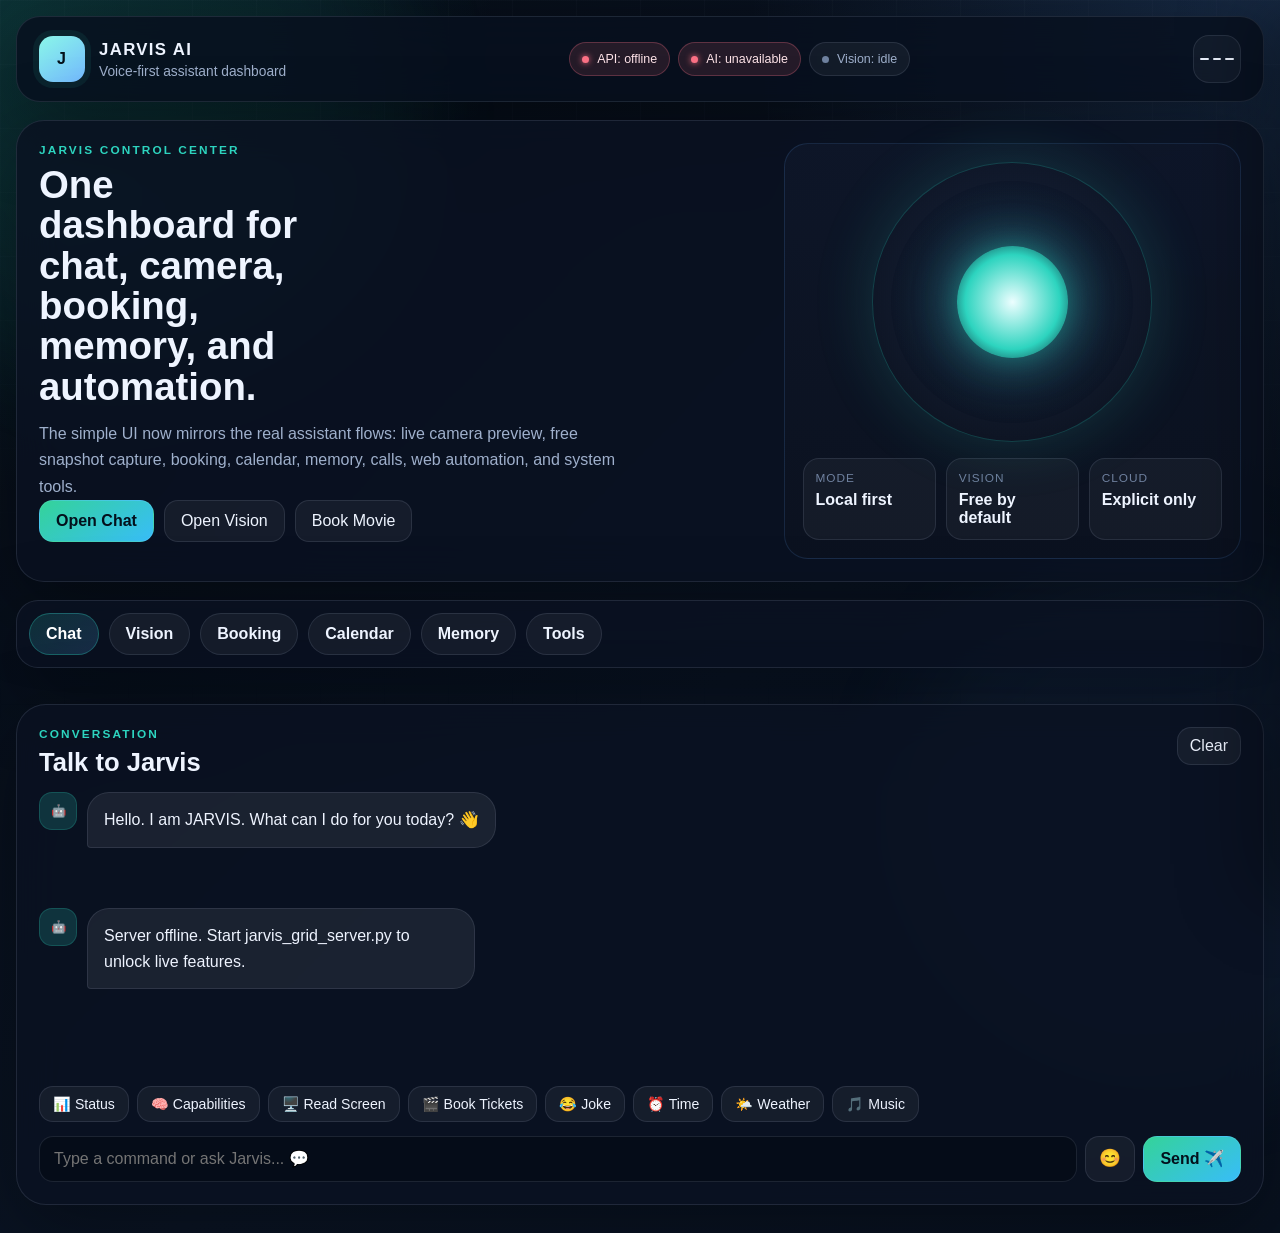
<file: AI_Assistant/ui/index.html>
<!DOCTYPE html>
<html lang="en">
<head>
  <meta charset="UTF-8">
  <meta name="viewport" content="width=device-width, initial-scale=1.0">
  <meta name="theme-color" content="#08111f">
  <title>JARVIS AI</title>
  <link rel="stylesheet" href="styles.css">
</head>
<body>
  <div class="bg-orb orb-a"></div>
  <div class="bg-orb orb-b"></div>
  <div class="bg-grid"></div>

  <div class="app-shell">
    <header class="topbar">
      <div class="brand">
        <div class="brand-mark">J</div>
        <div>
          <div class="brand-title">JARVIS AI</div>
          <div class="brand-subtitle">Voice-first assistant dashboard</div>
        </div>
      </div>
      <div class="status-row">
        <span class="status-chip" id="apiStatus">API: checking...</span>
        <span class="status-chip subtle" id="aiStatus">AI: unknown</span>
        <span class="status-chip subtle" id="visionStatus">Vision: idle</span>
      </div>
      <button class="icon-button" id="hamburger" aria-label="Open menu">
        <span></span><span></span><span></span>
      </button>
    </header>

    <main class="main-grid">
      <section class="hero-card">
        <div class="hero-copy">
          <p class="eyebrow">Jarvis Control Center</p>
          <h1>One dashboard for chat, camera, booking, memory, and automation.</h1>
          <p class="hero-text">
            The simple UI now mirrors the real assistant flows: live camera preview, free snapshot capture,
            booking, calendar, memory, calls, web automation, and system tools.
          </p>
          <div class="hero-actions">
            <button class="primary-button" data-panel-target="chat">Open Chat</button>
            <button class="ghost-button" data-panel-target="vision">Open Vision</button>
            <button class="ghost-button" data-panel-target="booking">Book Movie</button>
          </div>
        </div>
        <div class="hero-panel">
          <div class="pulse-ring">
            <div class="pulse-core"></div>
          </div>
          <div class="hero-metrics">
            <div>
              <span class="metric-label">Mode</span>
              <strong>Local first</strong>
            </div>
            <div>
              <span class="metric-label">Vision</span>
              <strong>Free by default</strong>
            </div>
            <div>
              <span class="metric-label">Cloud</span>
              <strong>Explicit only</strong>
            </div>
          </div>
        </div>
      </section>

      <nav class="module-tabs" id="moduleTabs">
        <button class="module-tab active" data-panel="chat">Chat</button>
        <button class="module-tab" data-panel="vision">Vision</button>
        <button class="module-tab" data-panel="booking">Booking</button>
        <button class="module-tab" data-panel="calendar">Calendar</button>
        <button class="module-tab" data-panel="memory">Memory</button>
        <button class="module-tab" data-panel="tools">Tools</button>
      </nav>

      <div class="workspace">
        <section class="panel active" id="panel-chat">
          <div class="panel-head">
            <div>
              <p class="panel-kicker">Conversation</p>
              <h2>Talk to Jarvis</h2>
            </div>
            <button class="tiny-button" id="clearChatBtn">Clear</button>
          </div>
          <div class="chat-log" id="chatMessages">
            <div class="message ai">
              <div class="avatar">🤖</div>
              <div class="bubble">Hello. I am JARVIS. What can I do for you today? 👋</div>
            </div>
          </div>

          <div class="quick-chips" id="quickChips">
            <button class="chip" data-text="What's my status?">📊 Status</button>
            <button class="chip" data-text="What can you do?">🧠 Capabilities</button>
            <button class="chip" data-text="Read screen">🖥️ Read Screen</button>
            <button class="chip" data-text="Book tickets">🎬 Book Tickets</button>
            <button class="chip" data-text="Tell me a joke">😂 Joke</button>
            <button class="chip" data-text="What time is it?">⏰ Time</button>
            <button class="chip" data-text="How's the weather?">🌤️ Weather</button>
            <button class="chip" data-text="Play some music">🎵 Music</button>
          </div>

          <div class="emoji-bar" id="emojiBar">
            <button class="emoji-btn" data-emoji="👍">👍</button>
            <button class="emoji-btn" data-emoji="😂">😂</button>
            <button class="emoji-btn" data-emoji="🔥">🔥</button>
            <button class="emoji-btn" data-emoji="✨">✨</button>
            <button class="emoji-btn" data-emoji="🤔">🤔</button>
            <button class="emoji-btn" data-emoji="😎">😎</button>
            <button class="emoji-btn" data-emoji="❤️">❤️</button>
            <button class="emoji-btn" data-emoji="🚀">🚀</button>
            <button class="emoji-btn" data-emoji="🎉">🎉</button>
            <button class="emoji-btn" data-emoji="💡">💡</button>
            <button class="emoji-btn" data-emoji="😴">😴</button>
            <button class="emoji-btn" data-emoji="👀">👀</button>
          </div>

          <div class="composer">
            <input id="messageInput" type="text" placeholder="Type a command or ask Jarvis... 💬" autocomplete="off">
            <button id="emojiToggleBtn" class="ghost-button emoji-toggle-btn" title="Emoji keyboard">😊</button>
            <button id="sendButton" class="primary-button">Send ✈️</button>
          </div>
        </section>

        <section class="panel" id="panel-vision">
          <div class="panel-head">
            <div>
              <p class="panel-kicker">Vision</p>
              <h2>Camera and screen analysis</h2>
            </div>
            <span class="panel-hint" id="visionHint">Live preview ready.</span>
          </div>

          <div class="vision-preview">
            <video id="visPreview" autoplay playsinline muted></video>
            <div class="vision-badge" id="visBadge">Camera off</div>
          </div>
          <canvas id="visCanvas" class="hidden"></canvas>

          <div class="vision-actions">
            <button class="primary-button" id="visStartBtn">Live Preview</button>
            <button class="ghost-button" id="visCaptureBtn">Capture</button>
            <button class="ghost-button" id="visAnalyzeBtn">Analyze</button>
            <button class="ghost-button" id="visStopBtn">Stop</button>
            <button class="ghost-button" id="visScreenBtn">Screen</button>
            <button class="ghost-button" id="visQrBtn">Scan QR</button>
            <button class="ghost-button" id="visOcrBtn">Read Text</button>
          </div>
          <div class="panel-output" id="visionOutput">Point the camera, capture a frame, or read the screen.</div>
          <label class="toggle-row">
            <input type="checkbox" id="visionCloudToggle">
            <span>Use cloud analysis only when I press Analyze</span>
          </label>
        </section>

        <section class="panel" id="panel-booking">
          <div class="panel-head">
            <div>
              <p class="panel-kicker">Booking</p>
              <h2>Movie ticket flow</h2>
            </div>
            <span class="panel-hint">Free catalog + checkout handoff</span>
          </div>

          <div class="stack">
            <label class="field">
              <span>City</span>
              <input id="bookCity" type="text" value="Chennai" placeholder="City">
            </label>
            <label class="field">
              <span>Search movie</span>
              <input id="bookQuery" type="text" placeholder="Try Leo, Jawan, Kalki...">
            </label>
          </div>

          <div class="stack">
            <label class="field">
              <span>Movie</span>
              <select id="bookMovie">
                <option value="">Loading movies...</option>
              </select>
            </label>
            <label class="field">
              <span>Theater</span>
              <select id="bookTheater">
                <option value="">Select a movie first</option>
              </select>
            </label>
          </div>

          <div class="showtime-row" id="bookShows"></div>

          <div class="stack">
            <label class="field compact">
              <span>Seats</span>
              <input id="bookSeats" type="number" min="1" max="10" value="1">
            </label>
            <button class="primary-button" id="bookCheckoutBtn">Open Checkout</button>
            <button class="ghost-button" id="bookRefreshBtn">Refresh Catalog</button>
          </div>
          <div class="panel-output" id="bookingOutput">Tap a showtime to prepare the checkout summary.</div>
        </section>

        <section class="panel" id="panel-calendar">
          <div class="panel-head">
            <div>
              <p class="panel-kicker">Calendar</p>
              <h2>Plan the day</h2>
            </div>
            <span class="panel-hint">Google Calendar via OAuth</span>
          </div>
          <div class="button-row">
            <button class="ghost-button" data-calendar="today">Today</button>
            <button class="ghost-button" data-calendar="week">This Week</button>
            <button class="ghost-button" data-calendar="next">Next Event</button>
            <button class="ghost-button" data-calendar="free">Free Slots</button>
          </div>
          <div class="stack">
            <label class="field">
              <span>Event title</span>
              <input id="calSummary" type="text" placeholder="Team sync">
            </label>
            <label class="field">
              <span>When</span>
              <input id="calWhen" type="text" placeholder="Tomorrow 3pm">
            </label>
            <label class="field compact">
              <span>Minutes</span>
              <input id="calDuration" type="number" min="15" max="240" value="60">
            </label>
          </div>
          <div class="button-row">
            <button class="primary-button" id="calAddBtn">Add Event</button>
          </div>
          <div class="panel-output" id="calendarOutput">Calendar is waiting.</div>
        </section>

        <section class="panel" id="panel-memory">
          <div class="panel-head">
            <div>
              <p class="panel-kicker">Memory</p>
              <h2>Profile and preferences</h2>
            </div>
            <span class="panel-hint">Saved locally in `.jarvis_memory.json`</span>
          </div>
          <div class="stack">
            <label class="field">
              <span>Name</span>
              <input id="memName" type="text" placeholder="Your name">
            </label>
            <label class="field">
              <span>City</span>
              <input id="memCity" type="text" placeholder="Your city">
            </label>
          </div>
          <div class="button-row">
            <button class="primary-button" id="memSaveProfileBtn">Save Profile</button>
          </div>
          <div class="stack">
            <label class="field">
              <span>Place label</span>
              <input id="memPlaceLabel" type="text" placeholder="home, office, gym">
            </label>
            <label class="field">
              <span>Place name</span>
              <input id="memPlaceName" type="text" placeholder="Marina Beach">
            </label>
          </div>
          <div class="button-row">
            <button class="primary-button" id="memSavePlaceBtn">Save Place</button>
            <button class="ghost-button" id="memReloadBtn">Reload Memory</button>
          </div>
          <div class="panel-output" id="memoryOutput">No profile loaded yet.</div>
        </section>

        <section class="panel" id="panel-tools">
          <div class="panel-head">
            <div>
              <p class="panel-kicker">Tools</p>
              <h2>Web, messages, home, system</h2>
            </div>
            <span class="panel-hint">One-tap utilities</span>
          </div>

          <div class="tool-grid">
            <div class="tool-card">
              <h3>Web automation</h3>
              <input id="webCommand" type="text" placeholder="search iPhone 15 on amazon under 60000">
              <div class="button-row">
                <button class="primary-button" id="webRunBtn">Run</button>
                <button class="ghost-button" id="webConfirmBtn">Confirm</button>
                <button class="ghost-button" id="webCancelBtn">Cancel</button>
              </div>
              <div class="tool-note" id="webOutput">Search, fill, or type commands.</div>
            </div>

            <div class="tool-card">
              <h3>Messages</h3>
              <input id="msgContact" type="text" placeholder="Rahul">
              <input id="msgText" type="text" placeholder="I am on my way">
              <div class="button-row">
                <button class="primary-button" id="msgDraftBtn">Draft</button>
                <button class="ghost-button" id="msgConfirmBtn">Send</button>
                <button class="ghost-button" id="msgCancelBtn">Cancel</button>
              </div>
              <div class="tool-note" id="msgOutput">Draft a reply, then confirm.</div>
            </div>

            <div class="tool-card">
              <h3>Smart home</h3>
              <input id="homeCommand" type="text" placeholder="turn on bedroom light">
              <div class="button-row">
                <button class="primary-button" id="homeRunBtn">Run</button>
                <button class="ghost-button" data-scene="movie">Movie</button>
                <button class="ghost-button" data-scene="sleep">Sleep</button>
              </div>
              <div class="tool-note" id="homeOutput">Lights, scenes, and devices.</div>
            </div>

            <div class="tool-card">
              <h3>System</h3>
              <div class="button-row">
                <button class="ghost-button" data-system="all">All</button>
                <button class="ghost-button" data-system="cpu">CPU</button>
                <button class="ghost-button" data-system="ram">RAM</button>
                <button class="ghost-button" data-system="wifi">WiFi</button>
              </div>
              <div class="tool-note" id="sysOutput">System status will appear here.</div>
            </div>
          </div>
        </section>
      </div>
    </main>
  </div>

  <aside class="drawer" id="sidebar" aria-hidden="true">
    <div class="drawer-head">
      <h3>Quick jump</h3>
      <button class="icon-button small" id="drawerClose" aria-label="Close menu">✕</button>
    </div>
    <div class="drawer-list">
      <button data-panel-target="chat">Chat</button>
      <button data-panel-target="vision">Vision</button>
      <button data-panel-target="booking">Booking</button>
      <button data-panel-target="calendar">Calendar</button>
      <button data-panel-target="memory">Memory</button>
      <button data-panel-target="tools">Tools</button>
    </div>
  </aside>

  <div class="drawer-backdrop" id="drawerBackdrop"></div>
  <script src="script.js"></script>
</body>
</html>
</file>
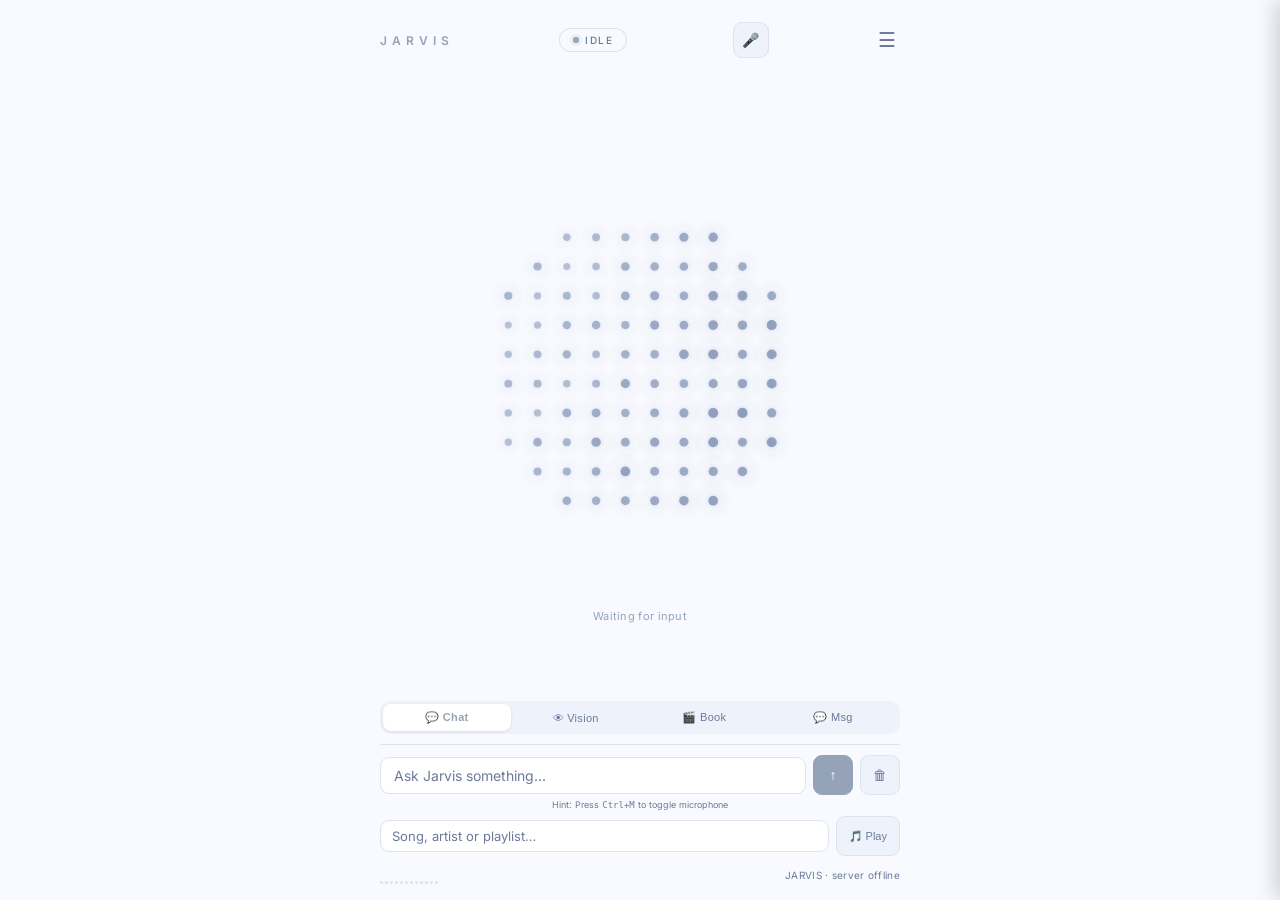
<file: ai_staging/AI_Assistant/neural_grid_ui/index.html>
<!DOCTYPE html>
<html lang="en">
<head>
  <meta charset="UTF-8" />
  <meta name="viewport" content="width=device-width, initial-scale=1.0, maximum-scale=1.0, user-scalable=no" />
  <title>JARVIS — Neural Grid</title>
  <link rel="preconnect" href="https://fonts.googleapis.com" />
  <link href="https://fonts.googleapis.com/css2?family=Inter:wght@300;400;500;600&display=swap" rel="stylesheet" />
  <style>
    *, *::before, *::after { box-sizing:border-box; margin:0; padding:0; }
    :root {
      --bg:#F8FAFF; --bg2:#EEF2FA; --border:#DDE3F0; --text:#1A2540; --sub:#6B7A99;
      --c-idle:#94A3B8; --c-listen:#0284C7; --c-think:#7C3AED; --c-speak:#059669; --c-error:#DC2626;
      --card:#fff; --drawer:#fff;
    }
    body.dark {
      --bg:#0D1117; --bg2:#161B22; --border:#30363D; --text:#E6EDF3; --sub:#8B949E;
      --card:#161B22; --drawer:#1C2128;
    }
    html,body { width:100%; height:100%; font-family:'Inter',system-ui,sans-serif; background:var(--bg); color:var(--text); -webkit-font-smoothing:antialiased; transition:background .3s,color .3s; }
    #app { display:flex; flex-direction:column; align-items:center; height:100vh; padding:22px 20px 16px; }

    /* Offline banner */
    #offline-banner { display:none; width:100%; max-width:520px; background:#FEF2F2; border:1px solid #FECACA; border-radius:9px; padding:7px 14px; font-size:11px; color:#DC2626; font-weight:500; margin-bottom:8px; text-align:center; }
    #offline-banner.show { display:block; }

    /* App entry animation */
    #app { animation: app-enter 0.6s ease-out; }
    @keyframes app-enter { from { opacity: 0; transform: translateY(10px); } to { opacity: 1; transform: none; } }

    /* Header */
    header { width:100%; max-width:520px; display:flex; align-items:center; justify-content:space-between; margin-bottom:4px; }
    .logo  { font-size:12px; font-weight:600; letter-spacing:5px; text-transform:uppercase; color:var(--accent,#0284C7); transition:color .6s; }
    .pill  { display:flex; align-items:center; gap:6px; font-size:10px; font-weight:500; letter-spacing:1.5px; text-transform:uppercase; padding:5px 13px; border-radius:20px; border:1px solid var(--border); background:var(--card); color:var(--sub); transition:all .5s; }
    .dot   { width:6px; height:6px; border-radius:50%; background:var(--c-idle); transition:background .5s,box-shadow .5s; }

    /* Canvas */
    #wrap  { flex:1; display:flex; flex-direction:column; align-items:center; justify-content:center; width:100%; max-width:520px; gap:10px; }
    #cv    { display:block; }
    #sub-lbl { font-size:11px; font-weight:400; color:var(--sub); letter-spacing:.3px; min-height:16px; transition:color .5s; }

    /* Panel */
    #panel { width:100%; max-width:520px; display:flex; flex-direction:column; gap:10px; }
    .tabs  { display:flex; background:var(--bg2); border-radius:10px; padding:3px; gap:1px; }
    .tab   { flex:1; font-size:11px; font-weight:500; letter-spacing:.3px; border:none; border-radius:8px; padding:7px 4px; background:none; color:var(--sub); cursor:pointer; transition:all .2s; }
    .tab:hover  { color:var(--text); background:rgba(128,128,128,.08); }
    .tab.active { background:var(--card); color:var(--accent,#0284C7); font-weight:600; box-shadow:0 1px 3px rgba(0,0,0,.10); }
    hr { border:none; border-top:1px solid var(--border); }

    /* Chat — increased height for usability */
    #log { display:flex; flex-direction:column; gap:4px; max-height:160px; overflow-y:auto; scrollbar-width:thin; scrollbar-color:var(--border) transparent; }
    #log::-webkit-scrollbar { width:4px; }
    #log::-webkit-scrollbar-thumb { background:var(--border); border-radius:4px; }
    .msg { font-size:12px; padding:5px 11px; border-radius:8px; max-width:88%; animation:up .25s ease; line-height:1.5; }
    @keyframes up { from{opacity:0;transform:translateY(4px)}to{opacity:1;transform:none} }
    .msg.u { align-self:flex-end; background:var(--bg2); color:var(--text); font-weight:500; }
    .msg.j { align-self:flex-start; background:var(--card); color:var(--sub); border:1px solid var(--border); }
    .msg.j.loading { font-style:italic; }

    /* Input */
    .row { display:flex; gap:7px; align-items:center; }
    input[type="text"], input[type="number"], select { background:var(--card); border:1px solid var(--border); border-radius:9px; padding:9px 13px; font:14px 'Inter',sans-serif; color:var(--text); outline:none; transition:border-color .2s,box-shadow .2s; }
    input::placeholder { color:var(--sub); }
    input:focus, select:focus { border-color:var(--accent,#0284C7); box-shadow:0 0 0 3px color-mix(in srgb,var(--accent,#0284C7) 12%,transparent); }
    #inp { flex:1; }
    .ib { width:40px; height:40px; border-radius:9px; border:1px solid var(--border); background:var(--bg2); color:var(--sub); font-size:14px; cursor:pointer; display:flex; align-items:center; justify-content:center; transition:all .2s; flex-shrink:0; }
    .ib:hover { border-color:var(--accent,#0284C7); color:var(--accent,#0284C7); }
    #sb { background:var(--accent,#0284C7); color:#fff; border-color:var(--accent,#0284C7); position:relative; }
    #sb:hover { opacity:.88; }
    #sb.loading { color: transparent; pointer-events: none; }
    #sb.loading::after { content: ''; position: absolute; width: 14px; height: 14px; border: 2px solid rgba(255,255,255,.3); border-top-color: #fff; border-radius: 50%; animation: sb-spin .6s linear infinite; }
    @keyframes sb-spin { to { transform: rotate(360deg); } }
    #mb { position:relative; }
    #mb::before { content:''; position:absolute; inset:-4px; border-radius:50%; border:2px solid var(--c-listen); opacity:0; transform:scale(.8); transition:all .3s; }
    #mb:not(.rec):hover::before { opacity:.4; transform:scale(1); animation:mb-pulse-idle 2s ease-out infinite; }
    @keyframes mb-pulse-idle { 0%{transform:scale(.8);opacity:.5} 100%{transform:scale(1.3);opacity:0} }
    #mb.rec { border-color:var(--c-listen); color:var(--c-listen); animation:mb-pulse 1s ease-in-out infinite; }
    @keyframes mb-pulse { 50%{box-shadow:0 0 0 5px color-mix(in srgb,var(--c-listen) 18%,transparent)} }

    /* Hamburger */
    #menu-btn { background:none; border:none; cursor:pointer; padding:4px; color:var(--sub); font-size:20px; line-height:1; }
    #menu-btn:hover { color:var(--text); }
    #menu-overlay { display:none; position:fixed; inset:0; background:rgba(0,0,0,.3); z-index:10; }
    #menu-overlay.open { display:block; }
    #menu-drawer { position:fixed; top:0; right:0; height:100%; width:210px; background:var(--drawer); box-shadow:-4px 0 20px rgba(0,0,0,.18); z-index:11; padding:20px 16px; display:flex; flex-direction:column; gap:4px; transform:translateX(100%); transition:transform .22s ease; }
    #menu-drawer.open { transform:none; }
    .menu-title { font-size:10px; font-weight:600; letter-spacing:2px; text-transform:uppercase; color:var(--sub); margin-bottom:6px; }
    .menu-item { font-size:13px; font-weight:500; padding:9px 12px; border-radius:8px; border:none; background:none; color:var(--text); cursor:pointer; text-align:left; width:100%; transition:background .15s; }
    .menu-item:hover { background:var(--bg2); }
    .menu-sep { border:none; border-top:1px solid var(--border); margin:4px 0; }

    /* Footer */
    .frow { display:flex; align-items:center; justify-content:space-between; }
    #abars { display:flex; align-items:flex-end; gap:2px; height:18px; }
    .ab { width:3px; border-radius:2px; background:var(--border); min-height:3px; transition:height .09s,background .5s; }
    #ftxt { font-size:10px; color:var(--sub); letter-spacing:.3px; }
  </style>
</head>
<body>
<div id="app">
  <!-- Offline / server status banner -->
  <div id="offline-banner">⚠ JARVIS server offline — start jarvis_grid_server.py to enable AI features</div>

  <header>
    <div class="logo" id="logo">Jarvis</div>
    <div class="pill" id="pill"><div class="dot" id="pill-dot"></div><span id="pill-txt">Idle</span></div>
    <button class="ib" id="mb" title="Interrupt & Listen" style="width:36px;height:36px;font-size:14px">&#127908;</button>
    <button id="menu-btn" title="Menu">&#9776;</button>
  </header>

  <div id="menu-overlay"></div>
  <div id="menu-drawer">
    <div class="menu-title">JARVIS</div>
    <button class="menu-item" id="m-chat">&#128172; Chat</button>
    <button class="menu-item" id="m-vision">&#128065; Vision</button>
    <button class="menu-item" id="m-booking">&#127916; Book Tickets</button>
    <button class="menu-item" id="m-messages">&#128172; Messages</button>
    <hr class="menu-sep" />
    <button class="menu-item" id="m-system">&#128187; System</button>
    <button class="menu-item" id="m-voice">&#128273; Voice ID</button>
    <button class="menu-item" id="m-games">&#127918; Games</button>
    <button class="menu-item" id="m-calendar">&#128197; Calendar</button>
    <button class="menu-item" id="m-memory">&#129504; Memory</button>
    <button class="menu-item" id="m-smarthome">&#127968; Smart Home</button>
    <button class="menu-item" id="m-desktop">&#128187; Desktop</button>
    <hr class="menu-sep" />
    <button class="menu-item" id="m-wake">&#127908; Wake Word: OFF</button>
    <button class="menu-item" id="m-dark">&#127773; Dark Mode</button>
    <button class="menu-item" id="m-clr2">&#128465; Clear Memory</button>
    <button class="menu-item" id="menu-clear-chat">&#128465; Clear History</button>
    <hr class="menu-sep" />
    <button class="menu-item" id="m-tts-stop">&#9209; Stop Speaking</button>
    <hr class="menu-sep" />
    <button class="menu-item" id="m-lang">&#127760; Language: English</button>
  </div>

  <div id="wrap">
    <canvas id="cv"></canvas>
    <div id="sub-lbl">Waiting for input</div>
  </div>

  <div id="panel">
    <div class="tabs" id="vtabs">
      <button class="tab active" data-v="chat">&#128172; Chat</button>
      <button class="tab" data-v="vision">&#128065; Vision</button>
      <button class="tab" data-v="booking">&#127916; Book</button>
      <button class="tab" data-v="messages">&#128172; Msg</button>
    </div>
    <hr />

    <div id="v-chat">
      <div id="log"></div>
      <div class="row">
        <input id="inp" type="text" placeholder="Ask Jarvis something…" autocomplete="off" />
        <button class="ib" id="sb" title="Send">&#8593;</button>
        <button class="ib" id="clr" title="Clear History">&#128465;</button>
      </div>
      <div style="font-size:9px; color:var(--sub); text-align:center; margin-top:4px;">Hint: Press <kbd>Ctrl+M</kbd> to toggle microphone</div>
      <div class="row" style="margin-top:6px">
        <input id="music-input" type="text" placeholder="Song, artist or playlist…" style="flex:1;background:var(--card);border:1px solid var(--border);border-radius:9px;padding:7px 11px;font:13px Inter,sans-serif;color:var(--text);outline:none" />
        <button class="ib" style="width:auto;padding:0 12px;font-size:11px" id="music-btn">&#127925; Play</button>
      </div>
    </div>

    <div id="v-system" style="display:none">
      <div id="sys-out" style="font-size:11px;color:var(--sub);min-height:52px;line-height:1.8">Loading…</div>
      <div class="row" style="margin-top:6px">
        <button class="ib" style="width:auto;padding:0 12px;font-size:11px" id="sys-refresh">&#8635; Refresh</button>
        <button class="ib" style="width:auto;padding:0 12px;font-size:11px" id="sys-wake">Wake Word: OFF</button>
      </div>
    </div>

    <div id="v-voice" style="display:none">
      <div id="vid-out" style="font-size:11px;color:var(--sub);min-height:36px;line-height:1.8">No profiles enrolled.</div>
      <div class="row" style="margin-top:6px">
        <input id="enroll-name" type="text" placeholder="Your name…" style="flex:1;background:#fff;border:1px solid var(--border);border-radius:9px;padding:7px 11px;font:13px Inter,sans-serif;color:var(--text);outline:none" />
        <button class="ib" style="width:auto;padding:0 12px;font-size:11px" id="enroll-btn">+ Enroll</button>
        <button class="ib" style="width:auto;padding:0 12px;font-size:11px" id="vid-btn">&#128269; Identify</button>
      </div>
    </div>


    <!-- GAMES -->
    <div id="v-games" style="display:none">
      <div id="game-out" style="font-size:12px;color:var(--sub);min-height:40px;line-height:1.8;padding:4px 0"></div>
      <div class="row" style="margin-top:6px;flex-wrap:wrap;gap:5px">
        <button class="ib" style="width:auto;padding:0 10px;font-size:11px" data-game="riddle">&#129300; Riddle</button>
        <button class="ib" style="width:auto;padding:0 10px;font-size:11px" data-game="joke">&#128514; Joke</button>
        <button class="ib" style="width:auto;padding:0 10px;font-size:11px" data-game="number">&#127922; Guess</button>
        <button class="ib" style="width:auto;padding:0 10px;font-size:11px" data-game="math">&#129518; Math</button>
        <button class="ib" style="width:auto;padding:0 10px;font-size:11px" data-game="quote">&#128161; Quote</button>
      </div>
      <div class="row" style="margin-top:6px">
        <input id="game-inp" type="text" placeholder="Your answer..." style="flex:1;background:#fff;border:1px solid var(--border);border-radius:9px;padding:7px 11px;font:13px Inter,sans-serif;color:var(--text);outline:none" />
        <button class="ib" style="width:auto;padding:0 12px;font-size:11px" id="game-ans-btn">Submit</button>
      </div>
    </div>

    <!-- BOOKING -->
    <div id="v-booking" style="display:none">
      <div id="book-out" style="font-size:11px;color:var(--sub);min-height:36px;line-height:1.8">Select a movie to begin.</div>

      <!-- Step 1: Movie + city -->
      <div id="book-step1">
        <div class="row" style="margin-bottom:6px;gap:6px">
          <select id="book-movie" style="flex:1;background:#fff;border:1px solid var(--border);border-radius:9px;padding:7px 11px;font:13px Inter,sans-serif;color:var(--text);outline:none">
            <option value="">Loading movies...</option>
          </select>
          <input id="book-city" type="text" placeholder="City" value="Chennai" style="width:90px;background:#fff;border:1px solid var(--border);border-radius:9px;padding:7px 9px;font:12px Inter,sans-serif;color:var(--text);outline:none" />
          <button class="ib" style="width:auto;padding:0 10px;font-size:11px" id="book-city-btn">&#8635;</button>
        </div>
      </div>

      <!-- Step 2: Theater -->
      <div id="book-step2" style="display:none;margin-bottom:6px">
        <select id="book-theater" style="width:100%;background:#fff;border:1px solid var(--border);border-radius:9px;padding:7px 11px;font:13px Inter,sans-serif;color:var(--text);outline:none">
          <option value="">Loading theaters...</option>
        </select>
      </div>

      <!-- Step 3: Showtimes -->
      <div id="book-step3" style="display:none;margin-bottom:6px">
        <div id="book-shows" style="display:flex;flex-wrap:wrap;gap:5px"></div>
      </div>

      <!-- Step 4: Seat count + confirm banner -->
      <div id="book-step4" style="display:none">
        <div class="row" style="gap:6px;margin-bottom:6px">
          <span style="font-size:11px;color:var(--text);flex:1" id="book-confirm-msg"></span>
          <input id="book-seats" type="number" min="1" max="10" value="1" style="width:52px;background:#fff;border:1px solid var(--border);border-radius:9px;padding:7px 9px;font:13px Inter,sans-serif;color:var(--text);outline:none" />
          <span style="font-size:11px;color:var(--sub)">seats</span>
        </div>
        <!-- Confirmation banner -->
        <div id="book-confirm-bar" style="background:#FFF9C4;border:1px solid #F0C040;border-radius:9px;padding:8px 12px;font-size:11px">
          <span id="book-confirm-detail"></span>
          <div class="row" style="margin-top:6px;gap:6px">
            <button class="ib" style="width:auto;padding:0 14px;font-size:11px;background:#0284C7;color:#fff;border-color:#0284C7" id="book-checkout-btn">&#127915; Open BookMyShow</button>
            <button class="ib" style="width:auto;padding:0 10px;font-size:11px" id="book-back-btn">&#8592; Back</button>
          </div>
        </div>
      </div>

    </div>

    <!-- CALENDAR -->
    <div id="v-calendar" style="display:none">
      <div id="cal-out" style="font-size:11px;color:var(--sub);min-height:52px;line-height:1.8">Loading...</div>
      <div class="row" style="margin-top:6px;flex-wrap:wrap;gap:5px">
        <button class="ib" style="width:auto;padding:0 10px;font-size:11px" data-cal="today">Today</button>
        <button class="ib" style="width:auto;padding:0 10px;font-size:11px" data-cal="week">This Week</button>
        <button class="ib" style="width:auto;padding:0 10px;font-size:11px" data-cal="next">Next Event</button>
        <button class="ib" style="width:auto;padding:0 10px;font-size:11px" data-cal="free">Free Slots</button>
      </div>
      <div class="row" style="margin-top:6px">
        <input id="cal-summary" type="text" placeholder="Event title..." style="flex:1;background:#fff;border:1px solid var(--border);border-radius:9px;padding:7px 11px;font:13px Inter,sans-serif;color:var(--text);outline:none" />
        <input id="cal-when" type="text" placeholder="When? (e.g. tomorrow 3pm)" style="flex:1;background:#fff;border:1px solid var(--border);border-radius:9px;padding:7px 11px;font:13px Inter,sans-serif;color:var(--text);outline:none" />
        <button class="ib" style="width:auto;padding:0 10px;font-size:11px" id="cal-add-btn">+ Add</button>
      </div>
      <div id="cal-confirm-bar" style="display:none;background:#FFF9C4;border:1px solid #F0C040;border-radius:9px;padding:8px 12px;font-size:11px;margin-top:6px">
        <span id="cal-confirm-msg"></span>
        <div class="row" style="margin-top:4px;gap:6px">
          <button class="ib" style="width:auto;padding:0 12px;font-size:11px;background:#059669;color:#fff;border-color:#059669" id="cal-yes-btn">&#10003; Add Event</button>
          <button class="ib" style="width:auto;padding:0 12px;font-size:11px" id="cal-no-btn">&#10005; Cancel</button>
        </div>
      </div>
    </div>

    <!-- MEMORY -->
    <div id="v-memory" style="display:none">
      <div id="mem-out" style="font-size:11px;color:var(--sub);min-height:36px;line-height:1.8">Loading profile...</div>

      <!-- Profile row -->
      <div class="row" style="margin-top:6px;gap:6px">
        <input id="mem-name" type="text" placeholder="Your name..." style="flex:1;background:#fff;border:1px solid var(--border);border-radius:9px;padding:7px 11px;font:13px Inter,sans-serif;color:var(--text);outline:none" />
        <input id="mem-city" type="text" placeholder="Home city..." style="flex:1;background:#fff;border:1px solid var(--border);border-radius:9px;padding:7px 11px;font:13px Inter,sans-serif;color:var(--text);outline:none" />
        <button class="ib" style="width:auto;padding:0 10px;font-size:11px;background:var(--accent,#0284C7);color:#fff;border-color:var(--accent)" id="mem-save-btn">Save</button>
      </div>

      <!-- Booking preferences -->
      <div class="row" style="margin-top:6px;gap:6px">
        <input id="mem-theater" type="text" placeholder="Favourite theater..." style="flex:1;background:#fff;border:1px solid var(--border);border-radius:9px;padding:7px 11px;font:13px Inter,sans-serif;color:var(--text);outline:none" />
        <input id="mem-seats" type="number" min="1" max="10" placeholder="Seats" style="width:60px;background:#fff;border:1px solid var(--border);border-radius:9px;padding:7px 9px;font:13px Inter,sans-serif;color:var(--text);outline:none" />
        <button class="ib" style="width:auto;padding:0 10px;font-size:11px" id="mem-booking-btn">&#127916; Save</button>
      </div>

      <!-- Vision preferences -->
      <div class="row" style="margin-top:6px;gap:6px;flex-wrap:wrap">
        <span style="font-size:11px;color:var(--sub);align-self:center">Camera:</span>
        <button class="ib mem-toggle" id="mem-cam-rear" data-pref="camera_mode" data-val="rear" style="width:auto;padding:0 10px;font-size:11px">&#128247; Rear</button>
        <button class="ib mem-toggle" id="mem-cam-front" data-pref="camera_mode" data-val="front" style="width:auto;padding:0 10px;font-size:11px">&#129333; Front</button>
        <span style="font-size:11px;color:var(--sub);align-self:center;margin-left:6px">Vision:</span>
        <button class="ib mem-toggle" id="mem-cloud-off" data-pref="cloud_vision" data-val="off" style="width:auto;padding:0 10px;font-size:11px">&#128274; Local only</button>
        <button class="ib mem-toggle" id="mem-cloud-on" data-pref="cloud_vision" data-val="on" style="width:auto;padding:0 10px;font-size:11px">&#9729; Cloud on</button>
      </div>

      <!-- Saved places -->
      <div class="row" style="margin-top:6px;gap:6px">
        <input id="mem-place-label" type="text" placeholder="Label (home/office...)" style="flex:1;background:#fff;border:1px solid var(--border);border-radius:9px;padding:7px 11px;font:13px Inter,sans-serif;color:var(--text);outline:none" />
        <input id="mem-place-name" type="text" placeholder="Place name..." style="flex:1;background:#fff;border:1px solid var(--border);border-radius:9px;padding:7px 11px;font:13px Inter,sans-serif;color:var(--text);outline:none" />
        <button class="ib" style="width:auto;padding:0 10px;font-size:11px" id="mem-place-btn">&#128205; Save</button>
      </div>
      <div id="mem-places" style="font-size:10px;color:var(--sub);margin-top:4px;line-height:1.8"></div>
    </div>

    <!-- SMART HOME -->
    <div id="v-smarthome" style="display:none">
      <div id="home-out" style="font-size:11px;color:var(--sub);min-height:36px;line-height:1.8">Ready.</div>
      <div class="row" style="margin-top:6px;flex-wrap:wrap;gap:5px">
        <button class="ib" style="width:auto;padding:0 10px;font-size:11px" data-scene="movie">&#127916; Movie</button>
        <button class="ib" style="width:auto;padding:0 10px;font-size:11px" data-scene="sleep">&#128564; Sleep</button>
        <button class="ib" style="width:auto;padding:0 10px;font-size:11px" data-scene="work">&#128187; Work</button>
        <button class="ib" style="width:auto;padding:0 10px;font-size:11px" data-scene="morning">&#127774; Morning</button>
        <button class="ib" style="width:auto;padding:0 10px;font-size:11px" data-scene="relax">&#127774; Relax</button>
      </div>
      <div class="row" style="margin-top:6px">
        <input id="home-cmd" type="text" placeholder="e.g. turn on bedroom light, dim to 30%" style="flex:1;background:#fff;border:1px solid var(--border);border-radius:9px;padding:7px 11px;font:13px Inter,sans-serif;color:var(--text);outline:none" />
        <button class="ib" style="width:auto;padding:0 10px;font-size:11px;background:var(--accent,#0284C7);color:#fff;border-color:var(--accent)" id="home-send-btn">Send</button>
        <button class="ib" style="width:auto;padding:0 10px;font-size:11px" id="home-list-btn">&#128295; Devices</button>
      </div>
      <!-- Add Device form -->
      <details style="margin-top:8px">
        <summary style="font-size:11px;color:var(--sub);cursor:pointer;user-select:none">&#43; Add / Edit Device</summary>
        <div style="margin-top:6px;display:flex;flex-direction:column;gap:6px">
          <div class="row" style="gap:6px">
            <input id="dev-name" type="text" placeholder="Device name (e.g. bedroom light)" style="flex:2;background:#fff;border:1px solid var(--border);border-radius:9px;padding:7px 11px;font:12px Inter,sans-serif;color:var(--text);outline:none" />
            <select id="dev-type" style="flex:1;background:#fff;border:1px solid var(--border);border-radius:9px;padding:7px 8px;font:12px Inter,sans-serif;color:var(--text);outline:none">
              <option value="tasmota">Tasmota</option>
              <option value="shelly">Shelly</option>
              <option value="hass">Home Assistant</option>
              <option value="tuya">Tuya</option>
              <option value="generic">Generic REST</option>
            </select>
          </div>
          <div class="row" style="gap:6px">
            <input id="dev-ip" type="text" placeholder="IP address (e.g. 192.168.1.100)" style="flex:1;background:#fff;border:1px solid var(--border);border-radius:9px;padding:7px 11px;font:12px Inter,sans-serif;color:var(--text);outline:none" />
            <input id="dev-hass-entity" type="text" placeholder="HA entity (e.g. light.bedroom)" style="flex:1;background:#fff;border:1px solid var(--border);border-radius:9px;padding:7px 11px;font:12px Inter,sans-serif;color:var(--text);outline:none" />
          </div>
          <div class="row" style="gap:6px">
            <button class="ib" style="width:auto;padding:0 12px;font-size:11px;background:var(--accent,#0284C7);color:#fff;border-color:var(--accent)" id="dev-add-btn">&#10003; Save Device</button>
            <button class="ib" style="width:auto;padding:0 12px;font-size:11px" id="dev-remove-btn">&#128465; Remove</button>
          </div>
          <div style="font-size:10px;color:var(--sub)">For Home Assistant: set HASS_URL and HASS_TOKEN in jarvis.env</div>
        </div>
      </details>
      <div id="home-confirm-bar" style="display:none;background:#FFF9C4;border:1px solid #F0C040;border-radius:9px;padding:8px 12px;font-size:11px;margin-top:6px">
        <span id="home-confirm-msg"></span>
        <div class="row" style="margin-top:4px;gap:6px">
          <button class="ib" style="width:auto;padding:0 12px;font-size:11px;background:#059669;color:#fff;border-color:#059669" id="home-yes-btn">&#10003; Confirm</button>
          <button class="ib" style="width:auto;padding:0 12px;font-size:11px" id="home-no-btn">&#10005; Cancel</button>
        </div>
      </div>
    </div>

    <!-- DESKTOP -->
    <div id="v-desktop" style="display:none">
      <div id="desk-out" style="font-size:11px;color:var(--sub);min-height:36px;line-height:1.8">Ready.</div>
      <div class="row" style="margin-top:6px;flex-wrap:wrap;gap:5px">
        <button class="ib" style="width:auto;padding:0 10px;font-size:11px" id="desk-windows-btn">&#128462; Windows</button>
        <button class="ib" style="width:auto;padding:0 10px;font-size:11px" id="desk-clipboard-btn">&#128203; Clipboard</button>
        <button class="ib" style="width:auto;padding:0 10px;font-size:11px" id="desk-recent-btn">&#128196; Recent Files</button>
      </div>
      <div class="row" style="margin-top:6px">
        <input id="desk-cmd" type="text" placeholder="e.g. open VS Code, find file report.pdf" style="flex:1;background:#fff;border:1px solid var(--border);border-radius:9px;padding:7px 11px;font:13px Inter,sans-serif;color:var(--text);outline:none" />
        <button class="ib" style="width:auto;padding:0 10px;font-size:11px;background:var(--accent,#0284C7);color:#fff;border-color:var(--accent)" id="desk-send-btn">Run</button>
      </div>
      <div id="desk-run-confirm-bar" style="display:none;background:#FFF9C4;border:1px solid #F0C040;border-radius:9px;padding:8px 12px;font-size:11px;margin-top:6px">
        <span id="desk-run-confirm-msg"></span>
        <div class="row" style="margin-top:4px;gap:6px">
          <button class="ib" style="width:auto;padding:0 12px;font-size:11px;background:#059669;color:#fff;border-color:#059669" id="desk-run-yes-btn">&#10003; Run</button>
          <button class="ib" style="width:auto;padding:0 12px;font-size:11px" id="desk-run-no-btn">&#10005; Cancel</button>
        </div>
      </div>
      <!-- Web search row -->
      <div class="row" style="margin-top:6px">
        <input id="web-cmd" type="text" placeholder="Search product or Google query..." style="flex:1;background:#fff;border:1px solid var(--border);border-radius:9px;padding:7px 11px;font:13px Inter,sans-serif;color:var(--text);outline:none" />
        <select id="web-site" style="background:#fff;border:1px solid var(--border);border-radius:9px;padding:7px 8px;font:12px Inter,sans-serif;color:var(--text);outline:none">
          <option value="flipkart">Flipkart</option>
          <option value="amazon">Amazon</option>
          <option value="google">Google</option>
        </select>
        <button class="ib" style="width:auto;padding:0 10px;font-size:11px" id="web-search-btn">&#128269; Search</button>
      </div>
      <!-- Confirmation banner (hidden by default) -->
      <div id="desk-confirm-bar" style="display:none;background:#FFF9C4;border:1px solid #F0C040;border-radius:9px;padding:8px 12px;font-size:11px;margin-top:6px">
        <span id="desk-confirm-msg"></span>
        <div class="row" style="margin-top:4px;gap:6px">
          <button class="ib" style="width:auto;padding:0 12px;font-size:11px;background:#059669;color:#fff;border-color:#059669" id="desk-yes-btn">&#10003; Confirm</button>
          <button class="ib" style="width:auto;padding:0 12px;font-size:11px" id="desk-no-btn">&#10005; Cancel</button>
        </div>
      </div>
    </div>

    <!-- VISION -->
    <div id="v-vision" style="display:none">
      <div id="vis-out" style="font-size:11px;color:var(--sub);min-height:52px;line-height:1.8;white-space:pre-wrap">Ready. Tap Camera to start.</div>

      <!-- Row 1: camera controls -->
      <div class="row" style="margin-top:6px;flex-wrap:wrap;gap:5px">
        <button class="ib" style="width:auto;padding:0 10px;font-size:11px" id="vis-camera-btn">&#128247; Camera</button>
        <button class="ib" style="width:auto;padding:0 10px;font-size:11px" id="vis-flip-btn">&#8635; Flip</button>
        <button class="ib" style="width:auto;padding:0 10px;font-size:11px" id="vis-stop-btn">&#9209; Stop</button>
        <button class="ib" style="width:auto;padding:0 10px;font-size:11px" id="vis-upload-btn">&#128193; Upload</button>
        <input id="vis-file-input" type="file" accept="image/*" capture="environment" style="display:none" />
      </div>

      <!-- Row 2: actions — free (local) vs cloud -->
      <div class="row" style="margin-top:5px;flex-wrap:wrap;gap:5px">
        <span style="font-size:10px;color:var(--sub);align-self:center;letter-spacing:.5px">FREE:</span>
        <button class="ib" style="width:auto;padding:0 10px;font-size:11px" id="vis-ocr-btn">&#128196; Read Text</button>
        <button class="ib" style="width:auto;padding:0 10px;font-size:11px" id="vis-qr-btn">&#9638; Scan QR</button>
        <button class="ib" style="width:auto;padding:0 10px;font-size:11px" id="vis-screen-btn">&#128444; Screen</button>
        <span style="font-size:10px;color:var(--sub);align-self:center;letter-spacing:.5px;margin-left:4px">CLOUD:</span>
        <button class="ib" style="width:auto;padding:0 10px;font-size:11px" id="vis-analyze-btn">&#10024; Analyze</button>
      </div>

      <!-- Camera preview -->
      <div style="margin-top:8px;border:1px solid var(--border);border-radius:14px;overflow:hidden;position:relative;background:#000;box-shadow:0 14px 30px rgba(0,0,0,.22)">
        <video id="vis-preview" autoplay playsinline muted style="width:100%;height:220px;object-fit:cover;display:block"></video>
        <!-- uploaded image preview -->
        <img id="vis-img-preview" style="display:none;width:100%;height:220px;object-fit:contain;background:#111" />
        <div id="vis-live-badge" style="position:absolute;left:10px;top:10px;padding:5px 10px;border-radius:999px;background:rgba(15,23,42,.8);color:#E2E8F0;font-size:10px;letter-spacing:.08em;text-transform:uppercase;border:1px solid rgba(255,255,255,.12)">Camera off</div>
        <!-- permission prompt overlay -->
        <div id="vis-perm-overlay" style="display:none;position:absolute;inset:0;background:rgba(15,23,42,.92);flex-direction:column;align-items:center;justify-content:center;gap:10px;padding:20px">
          <div style="font-size:13px;color:#E2E8F0;text-align:center">JARVIS needs camera access</div>
          <div style="font-size:11px;color:#94A3B8;text-align:center">Used only for local OCR and QR scanning. No data is sent unless you tap Analyze.</div>
          <button class="ib" id="vis-perm-btn" style="width:auto;padding:0 18px;font-size:12px;background:var(--accent,#0284C7);color:#fff;border-color:var(--accent,#0284C7)">Allow Camera</button>
        </div>
      </div>
      <canvas id="vis-canvas" style="display:none"></canvas>

      <!-- Vision confirmation banner -->
      <div id="vis-confirm-bar" style="display:none;background:#FFF9C4;border:1px solid #F0C040;border-radius:9px;padding:8px 12px;font-size:11px;margin-top:6px">
        <span id="vis-confirm-msg"></span>
        <div class="row" style="margin-top:4px;gap:6px">
          <button class="ib" style="width:auto;padding:0 12px;font-size:11px;background:#059669;color:#fff;border-color:#059669" id="vis-yes-btn">&#10024; Analyze with Gemini</button>
          <button class="ib" style="width:auto;padding:0 12px;font-size:11px" id="vis-no-btn">&#10005; Keep local</button>
        </div>
      </div>
    </div>

    <!-- MESSAGES -->
    <div id="v-messages" style="display:none">
      <div id="msg-out" style="font-size:11px;color:var(--sub);min-height:36px;line-height:1.8">Send messages or open messaging apps.</div>
      <div class="row" style="margin-top:6px;flex-wrap:wrap;gap:5px">
        <button class="ib" style="width:auto;padding:0 10px;font-size:11px" id="msg-whatsapp-btn">&#128241; WhatsApp</button>
        <button class="ib" style="width:auto;padding:0 10px;font-size:11px" id="msg-sms-btn">&#128172; Messages</button>
      </div>
      <div class="row" style="margin-top:6px">
        <input id="msg-contact" type="text" placeholder="Contact name..." style="flex:1;background:#fff;border:1px solid var(--border);border-radius:9px;padding:7px 11px;font:13px Inter,sans-serif;color:var(--text);outline:none" />
        <input id="msg-text" type="text" placeholder="Message..." style="flex:2;background:#fff;border:1px solid var(--border);border-radius:9px;padding:7px 11px;font:13px Inter,sans-serif;color:var(--text);outline:none" />
        <button class="ib" style="width:auto;padding:0 10px;font-size:11px;background:var(--accent,#0284C7);color:#fff;border-color:var(--accent)" id="msg-send-btn">&#10148; Draft</button>
      </div>
      <!-- Confirmation banner -->
      <div id="msg-confirm-bar" style="display:none;background:#FFF9C4;border:1px solid #F0C040;border-radius:9px;padding:8px 12px;font-size:11px;margin-top:6px">
        <span id="msg-confirm-msg"></span>
        <div class="row" style="margin-top:4px;gap:6px">
          <button class="ib" style="width:auto;padding:0 12px;font-size:11px;background:#059669;color:#fff;border-color:#059669" id="msg-yes-btn">&#10003; Send</button>
          <button class="ib" style="width:auto;padding:0 12px;font-size:11px" id="msg-no-btn">&#10005; Cancel</button>
        </div>
      </div>
    </div>
    <div class="frow">
      <div id="abars">
        <div class="ab" style="height:3px"></div><div class="ab" style="height:5px"></div>
        <div class="ab" style="height:9px"></div><div class="ab" style="height:6px"></div>
        <div class="ab" style="height:3px"></div><div class="ab" style="height:7px"></div>
        <div class="ab" style="height:4px"></div><div class="ab" style="height:11px"></div>
        <div class="ab" style="height:5px"></div><div class="ab" style="height:3px"></div>
        <div class="ab" style="height:8px"></div><div class="ab" style="height:4px"></div>
      </div>
      <div id="ftxt">JARVIS · <span id="fver">v2.1</span></div>
    </div>
  </div>
</div>
<script>
const API = 'http://localhost:7890';
const views = { chat:'v-chat', system:'v-system', voice:'v-voice', games:'v-games', booking:'v-booking', calendar:'v-calendar', memory:'v-memory', smarthome:'v-smarthome', desktop:'v-desktop', vision:'v-vision', messages:'v-messages' };
let wakeOn = false, busy = false, micActive = false;
let speechWatchdog = null;
let ttsSyncTimer = null;
let visionStream = null, currentView = 'chat';

const PAL = {
  idle:     { r:.47,g:.54,b:.68, hex:'#94A3B8', name:'Idle',      sub:'Waiting for input',        pillBg:'#F8FAFF', pillFg:'#6B7A99' },
  listening:{ r:.01,g:.52,b:.78, hex:'#0284C7', name:'Listening', sub:'Listening… speak now',      pillBg:'#F0F9FF', pillFg:'#0284C7' },
  thinking: { r:.48,g:.22,b:.93, hex:'#7C3AED', name:'Thinking',  sub:'Processing…',              pillBg:'#F5F3FF', pillFg:'#7C3AED' },
  speaking: { r:.02,g:.59,b:.41, hex:'#059669', name:'Speaking',  sub:'Speaking…',                pillBg:'#ECFDF5', pillFg:'#059669' },
  error:    { r:.86,g:.15,b:.15, hex:'#DC2626', name:'Error',     sub:'Something went wrong.',    pillBg:'#FFF5F5', pillFg:'#DC2626' },
};

const cv = document.getElementById('cv');
const ctx = cv.getContext('2d');
const wrap = document.getElementById('wrap');
const visVideo = document.getElementById('vis-preview');
const visCanvas = document.getElementById('vis-canvas');
const visBadge = document.getElementById('vis-live-badge');
const COLS=12, ROWS=12;  // reduced from 18x18 (324) to 12x12 (144) dots for less claustrophobic feel
let dots=[], curState='idle', tgtState='idle', blend=1, T=0, amp=0, simPhase=0;

function initDots(){
  dots=[];
  for(let r=0;r<ROWS;r++) for(let c=0;c<COLS;c++)
    dots.push({r,c,phase:Math.random()*Math.PI*2,speed:.65+Math.random()*.7,glitch:0,lastFire:-99});
}
initDots();
function resize(){ const sz=Math.min(wrap.clientWidth*.94,wrap.clientHeight*.9,460); cv.width=cv.height=sz; }
resize(); window.addEventListener('resize',resize);

function setState(s){
  if(s===tgtState) return;
  curState=blend>.5?tgtState:curState; tgtState=s; blend=0; updateUI(s);
}
function updateUI(s){
  const p=PAL[s];
  document.documentElement.style.setProperty('--accent',p.hex);
  document.getElementById('logo').style.color=p.hex;
  const pill=document.getElementById('pill'), dot=document.getElementById('pill-dot');
  pill.style.background=p.pillBg; pill.style.borderColor=p.hex+'44'; pill.style.color=p.pillFg;
  dot.style.background=p.hex; dot.style.boxShadow=`0 0 0 3px ${p.hex}28`;
  document.getElementById('pill-txt').textContent=p.name;
  const lbl=document.getElementById('sub-lbl'); lbl.textContent=p.sub; lbl.style.color=p.hex;
  const bc=s==='error'?'#DC2626':s==='thinking'?'#7C3AED':s==='speaking'?'#059669':s==='listening'?'#0284C7':'#DDE3F0';
  document.querySelectorAll('.ab').forEach(b=>b.style.background=bc);
}

function lerp(a,b,f){return a+(b-a)*f;}
function mixPal(a,b,f){return{r:lerp(a.r,b.r,f),g:lerp(a.g,b.g,f),b:lerp(a.b,b.b,f)};}
function rgba(c,a){return `rgba(${(c.r*255)|0},${(c.g*255)|0},${(c.b*255)|0},${a.toFixed(3)})`; }

function aIdle(d,dist,angle,T,col){
  const nx=d.c/(COLS-1)*2-1, ny=d.r/(ROWS-1)*2-1;
  const sweep=Math.sin(T*.35+nx*1.5+ny*.8)*.4+.2, breath=Math.sin(T*.6*d.speed+d.phase)*.4+.5;  // smoother, slower breathing
  return{alpha:.18+.15*Math.max(0,sweep)+.06*breath, radius:0.9+.4*Math.max(0,sweep)+.2*breath};  // reduced intensity
}
function aListening(d,dist,angle,T,col,amp){
  const bounce=Math.sin(T*4.0+d.c*.35+d.phase*.3)*.4+.5, wave=Math.sin(T*2.5-dist*4+d.phase*.25)*.3;  // gentler wave
  return{alpha:.20+.35*bounce*(1-dist*.4)+.15*Math.max(0,wave)+amp*.5*.25, radius:.85+.7*bounce*(1-dist*.25)+.25*Math.max(0,wave)+amp*.5*.25};
}
function aThinking(d,dist,angle,T,col){
  const s1=Math.sin(T*2.0-angle*2-dist*3.5+d.phase)*.4+.4, s2=Math.sin(T*1.4+angle*1.2-dist*2.5+d.phase)*.3+.4;  // slower spin
  const fire=T-d.lastFire<.25?(1-(T-d.lastFire)/.25):0;
  if(Math.random()<.0015) d.lastFire=T;  // less frequent sparks
  const combined=Math.max(s1,s2*.5,fire*.6);
  const mix=dist*.4;
  return{alpha:.18+.45*combined, radius:.75+.8*combined,
    cr:PAL.thinking.r*(1-mix)+PAL.listening.r*mix,
    cg:PAL.thinking.g*(1-mix)+PAL.listening.g*mix,
    cb:PAL.thinking.b*(1-mix)+PAL.listening.b*mix};
}
function aSpeaking(d,dist,angle,T,col,amp){
  const r1=Math.sin(T*4.5-dist*6)*.4+.5, r2=Math.sin(T*4.5-dist*6-1.5)*.4+.5, r3=Math.sin(T*4.5-dist*6-3.0)*.4+.5;
  const ring=Math.max(r1,r2,r3), boost=amp*.35;
  return{alpha:.20+.40*ring+boost*Math.sin(T*10-dist*3.5)*.4*.25, radius:.80+.85*ring+boost*.3};
}
function aError(d,dist,angle,T,col){
  d.glitch=d.glitch*.92+(Math.random()<.010?Math.random():0)*.1;  // less frequent flicker
  const broken=Math.sin(T*3.5+d.phase*1.8)*(1-dist*.5);
  return{alpha:.12+.28*Math.max(0,broken)+d.glitch*.8, radius:.6+.6*Math.max(0,broken)+d.glitch*.9,
    cr:col.r, cg:col.g*(1-d.glitch*.5), cb:col.b*(1-d.glitch*.3)};
}

function drawGrid(state,T,amp){
  const W=cv.width,H=cv.height,cx=W/2,cy=H/2,gw=W*.70;
  const stepX=gw/(COLS-1),stepY=gw/(ROWS-1),ox=cx-gw/2,oy=cy-gw/2,baseR=W/120;
  const col=mixPal(PAL[curState],PAL[tgtState],blend);
  
  // Draw grid dots with smooth animations
  for(const d of dots){
    const px=ox+d.c*stepX, py=oy+d.r*stepY;
    const dx=(px-cx)/(gw/2), dy=(py-cy)/(gw/2);
    const dist=Math.hypot(dx,dy), angle=Math.atan2(dy,dx);
    if(dist>1.0) continue;
    const res=state==='idle'?aIdle(d,dist,angle,T,col)
      :state==='listening'?aListening(d,dist,angle,T,col,amp)
      :state==='thinking'?aThinking(d,dist,angle,T,col)
      :state==='speaking'?aSpeaking(d,dist,angle,T,col,amp)
      :aError(d,dist,angle,T,col);
    const alpha=Math.max(0,Math.min(1,res.alpha)), radius=Math.max(.2,res.radius)*baseR;
    let cr=res.cr!==undefined?res.cr:col.r, cg=res.cg!==undefined?res.cg:col.g, cb=res.cb!==undefined?res.cb:col.b;
    if(alpha<.01) continue;
    
    // Soft outer glow
    const g=ctx.createRadialGradient(px,py,0,px,py,radius*4);
    g.addColorStop(0,rgba({r:cr,g:cg,b:cb},alpha*.65));
    g.addColorStop(.45,rgba({r:cr,g:cg,b:cb},alpha*.12));
    g.addColorStop(1,'rgba(0,0,0,0)');
    ctx.fillStyle=g; ctx.beginPath(); ctx.arc(px,py,radius*4,0,Math.PI*2); ctx.fill();
    
    // Core dot
    ctx.fillStyle=rgba({r:cr,g:cg,b:cb},Math.min(1,alpha*2.4));
    ctx.beginPath(); ctx.arc(px,py,radius,0,Math.PI*2); ctx.fill();
  }
  
  // Connection lines (thinking state only)
  if(state==='thinking'){
    ctx.save();
    for(let i=0;i<dots.length-1;i+=3){
      const d1=dots[i], p1x=ox+d1.c*stepX, p1y=oy+d1.r*stepY;
      if(Math.hypot((p1x-cx)/(gw/2),(p1y-cy)/(gw/2))>.90) continue;
      for(let j=i+1;j<Math.min(i+12,dots.length);j++){
        const d2=dots[j], p2x=ox+d2.c*stepX, p2y=oy+d2.r*stepY;
        if(Math.hypot(p1x-p2x,p1y-p2y)>stepX*1.7) continue;
        if(Math.hypot((p2x-cx)/(gw/2),(p2y-cy)/(gw/2))>.90) continue;
        ctx.strokeStyle=rgba(col,.04+.14*(Math.sin(T*3+d1.phase-d2.phase)+1)*.5);
        ctx.lineWidth=.8; ctx.beginPath(); ctx.moveTo(p1x,p1y); ctx.lineTo(p2x,p2y); ctx.stroke();
      }
    }
    ctx.restore();
  }
}

function updateAudio(state){
  // Use delta-time based increment to sync with grid animation (use T directly instead of simPhase)
  amp=(state==='listening'||state==='speaking')
    ?Math.max(0,.2+.8*Math.pow(Math.sin(T*2.5),2)*Math.abs(Math.sin(T*4.5)))
    :amp*.88;
  document.querySelectorAll('.ab').forEach((b,i)=>{
    b.style.height=((state==='listening'||state==='speaking')?Math.max(3,15*Math.abs(Math.sin(T*3.5+i*.5))):3)+'px';
  });
}

let last=performance.now();
function loop(now){
  const dt=Math.min((now-last)/1000,.05); last=now; T+=dt;
  // ← Enhanced blending: ease-out curve for smoother transitions
  if(blend<1) {
    const easeOut = 1 - Math.pow(1 - blend, 2.5);  // Ease-out curve
    blend = Math.min(1, blend + dt * 2.8);
  }
  const eff=blend>.5?tgtState:curState;
  updateAudio(eff);
  ctx.clearRect(0,0,cv.width,cv.height);
  drawGrid(eff,T,amp);
  requestAnimationFrame(loop);
}
requestAnimationFrame(loop);
updateUI('idle');

// CHAT
function sanitizeReply(text){
  let cleaned = text == null ? '' : String(text);
  cleaned = cleaned
    .replace(/<function[^>]*>[\s\S]*?<\/function>/gi, ' ')
    .replace(/<function[^>]*>/gi, ' ')
    .replace(/<\/function>/gi, ' ');
  if (/<function/i.test(cleaned) && !/<\/function>/i.test(cleaned)) {
    cleaned = cleaned.replace(/<function[\s\S]*$/i, '');
  }
  return cleaned.replace(/\s+/g, ' ').trim();
}

let chatHistory = [];

function addMsg(role,text,cls='',skipSave=false){
  const d=document.createElement('div');
  d.className=`msg ${role==='user'?'u':'j'} ${cls}`;
  const clean = sanitizeReply(text);
  d.textContent=clean;
  const log=document.getElementById('log');
  log.appendChild(d); log.scrollTop=log.scrollHeight;
  
  if (!skipSave && clean) {
    chatHistory.push({role, text: clean});
    if (chatHistory.length > 50) chatHistory.shift();
    localStorage.setItem('jarvis_chat_history', JSON.stringify(chatHistory));
  }
  return d;
}

function loadChatHistory() {
  try {
    const saved = localStorage.getItem('jarvis_chat_history');
    if (saved) {
      const history = JSON.parse(saved);
      history.forEach(m => addMsg(m.role, m.text, 'hist', true));
      if (history.length > 0) {
        addMsg('jarvis', 'Welcome back, sir. I have restored our previous conversation.', 'status', true);
      }
    }
  } catch(e) { console.warn('Failed to load chat history', e); }
}

function clearChatHistory() {
  if (confirm('Are you sure you want to clear the chat history?')) {
    localStorage.removeItem('jarvis_chat_history');
    chatHistory = [];
    document.getElementById('log').innerHTML = '';
    addMsg('jarvis', 'Chat history cleared.', 'status');
  }
}

function localFallback(msg){
  const m=msg.toLowerCase();
  if(m.includes('hello')||m.includes('hi')) return "Hi! I'm Jarvis. Server is offline.";
  if(m.includes('time')) return `It's ${new Date().toLocaleTimeString([],{hour:'2-digit',minute:'2-digit'})}.`;
  if(m.includes('date')) return `Today is ${new Date().toLocaleDateString('en-GB',{weekday:'long',day:'numeric',month:'long'})}.`;
  return 'Server offline. Start jarvis_grid_server.py for full AI.';
}

// pollTTS — SSE tts_done is primary; this polls backend speech state as a
// backup so the UI doesn't get stuck or reset too early if the event is missed.
function pollTTS(delay=1200){
  if (ttsSyncTimer) clearTimeout(ttsSyncTimer);
  ttsSyncTimer = setTimeout(async ()=>{
    try{
      const r = await fetch(`${API}/api/tts_status`, {
        method:'POST',
        body:'{}',
        headers:{'Content-Type':'application/json'}
      });
      const d = await r.json();
      if (d && d.speaking) {
        setState('speaking');
        busy = true;
        armSpeechWatchdog();
        pollTTS(900);
        return;
      }
    }catch{}
    if (tgtState==='speaking' || tgtState==='thinking') {
      clearSpeechWatchdog();
      setState('idle');
      busy=false;
    }
  }, delay);
}

function armSpeechWatchdog(ms=12000) {
  if (speechWatchdog) clearTimeout(speechWatchdog);
  speechWatchdog = setTimeout(() => {
    if (tgtState === 'speaking') {
      setState('idle');
      busy = false;
    }
  }, ms);
}

function clearSpeechWatchdog() {
  if (speechWatchdog) {
    clearTimeout(speechWatchdog);
    speechWatchdog = null;
  }
}

async function send(msg){
  if(!msg.trim()||busy) return;
  busy=true; addMsg('user',msg); setState('thinking');
  const sb=document.getElementById('sb'); sb.classList.add('loading');
  const loadEl=addMsg('jarvis','...','loading');
  try{
    const res=await fetch(`${API}/api/chat`,{method:'POST',headers:{'Content-Type':'application/json'},body:JSON.stringify({message:msg})});
    const data=await res.json();
    const reply=sanitizeReply(data.reply||data.error||'No response.');
    loadEl.remove();
    setState('thinking');
    addMsg('jarvis',reply);
    if (typeof data.wake_active === 'boolean') setWakeWordUi(data.wake_active);
    pollTTS();
  }catch(e){
    loadEl.remove(); setState('speaking'); addMsg('jarvis',localFallback(msg));
    setTimeout(()=>{setState('idle');busy=false;},2000);
  } finally {
    sb.classList.remove('loading');
    // Always ensure busy resets after a reasonable time (defensive)
    setTimeout(()=>{ if(busy) busy=false; }, 15000);
  }
}

document.getElementById('sb').addEventListener('click',()=>{ const i=document.getElementById('inp'); send(i.value); i.value=''; });
document.getElementById('inp').addEventListener('keydown',e=>{ if(e.key==='Enter'){send(e.target.value);e.target.value='';} });

// MIC — Interrupt & Listen
document.getElementById('mb').addEventListener('click',async()=>{
  if(micActive) return;
  micActive=true; busy=true;
  const mb=document.getElementById('mb');
  mb.classList.add('rec'); setState('listening');
  try{
    // First: Interrupt any current speech
    await fetch(`${API}/api/tts_stop`,{method:'POST',headers:{'Content-Type':'application/json'},body:'{}' }).catch(()=>{});
    
    // Then: Listen for voice command
    const res=await fetch(`${API}/api/listen`,{method:'POST',headers:{'Content-Type':'application/json'},body:'{}' });
    const data=await res.json();
    if(data.error&&!data.transcript){
      setState('error'); addMsg('jarvis',data.error||'No speech detected.');
      setTimeout(()=>{setState('idle');busy=false;},2000);
    } else {
      if(data.transcript) addMsg('user',data.transcript);
      setState('thinking');
      const loadEl=addMsg('jarvis','...','loading');
      setTimeout(()=>{ 
        loadEl.remove(); 
        setState('thinking'); 
        addMsg('jarvis',sanitizeReply(data.reply||'...')); 
        if (typeof data.wake_active === 'boolean') setWakeWordUi(data.wake_active);
        pollTTS();
      },400);
    }
  }catch(e){
    setState('error'); addMsg('jarvis','Mic error - is the server running?');
    setTimeout(()=>{setState('idle');busy=false;},2500);
  } finally{
    micActive=false; mb.classList.remove('rec');
    setTimeout(()=>{ if(busy && tgtState!=='speaking') { setState('idle'); busy=false; } }, 12000);
  }
});

// GRID CLICK — Alternative way to interrupt & listen (click anywhere on the visualizer)
document.getElementById('cv').addEventListener('click',async()=>{
  if(micActive) return;
  micActive=true; busy=true;
  const mb=document.getElementById('mb');
  mb.classList.add('rec'); setState('listening');
  try{
    // First: Interrupt any current speech
    await fetch(`${API}/api/tts_stop`,{method:'POST',headers:{'Content-Type':'application/json'},body:'{}' }).catch(()=>{});
    
    // Then: Listen for voice command
    const res=await fetch(`${API}/api/listen`,{method:'POST',headers:{'Content-Type':'application/json'},body:'{}' });
    const data=await res.json();
    if(data.error&&!data.transcript){
      setState('error'); addMsg('jarvis',data.error||'No speech detected.');
      setTimeout(()=>{setState('idle');busy=false;},2000);
    } else {
      if(data.transcript) addMsg('user',data.transcript);
      setState('thinking');
      const loadEl=addMsg('jarvis','...','loading');
      setTimeout(()=>{ 
        loadEl.remove(); 
        setState('thinking'); 
        addMsg('jarvis',sanitizeReply(data.reply||'...')); 
        if (typeof data.wake_active === 'boolean') setWakeWordUi(data.wake_active);
        pollTTS();
      },400);
    }
  }catch(e){
    setState('error'); addMsg('jarvis','Mic error - is the server running?');
    setTimeout(()=>{setState('idle');busy=false;},2500);
  } finally{
    micActive=false; mb.classList.remove('rec');
    setTimeout(()=>{ if(busy && tgtState!=='speaking') { setState('idle'); busy=false; } }, 12000);
  }
});

// CLEAR
document.getElementById('clr').addEventListener('click',async()=>{
  await fetch(`${API}/api/clear`,{method:'POST',body:'{}',headers:{'Content-Type':'application/json'}}).catch(()=>{});
  document.getElementById('log').innerHTML=''; addMsg('jarvis','Memory cleared.');
});

// VIEW SWITCHER
function switchView(v){
  if (currentView === 'vision' && v !== 'vision') {
    stopVisionPreview();
  }
  document.querySelectorAll('#vtabs .tab').forEach(t=>t.classList.toggle('active',t.dataset.v===v));
  Object.keys(views).forEach(k=>document.getElementById(views[k]).style.display=k===v?'':'none');
  currentView = v;
  if(v==='system')   loadSystemStats();
  if(v==='voice')    loadVoiceProfiles();
  if(v==='booking')  { loadMemoryPrefs(); loadMovies(); }
  if(v==='calendar') loadCalendar();
  if(v==='memory')   loadMemory();
  if(v==='vision')   { loadMemoryPrefs(); startVisionPreview(); }
}
document.querySelectorAll('#vtabs .tab').forEach(b=>b.addEventListener('click',()=>switchView(b.dataset.v)));

// HAMBURGER
function openMenu(){document.getElementById('menu-overlay').classList.add('open');document.getElementById('menu-drawer').classList.add('open');}
function closeMenu(){document.getElementById('menu-overlay').classList.remove('open');document.getElementById('menu-drawer').classList.remove('open');}
document.getElementById('menu-btn').addEventListener('click',openMenu);
document.getElementById('menu-overlay').addEventListener('click',closeMenu);
document.getElementById('m-chat').addEventListener('click',()=>{switchView('chat');closeMenu();});
document.getElementById('m-vision').addEventListener('click',()=>{switchView('vision');closeMenu();});
document.getElementById('m-booking').addEventListener('click',()=>{switchView('booking');closeMenu();});
document.getElementById('m-messages').addEventListener('click',()=>{switchView('messages');closeMenu();});
document.getElementById('m-system').addEventListener('click',()=>{switchView('system');closeMenu();});
document.getElementById('m-voice').addEventListener('click',()=>{switchView('voice');closeMenu();});
document.getElementById('m-games').addEventListener('click',()=>{switchView('games');closeMenu();});
document.getElementById('m-calendar').addEventListener('click',()=>{switchView('calendar');closeMenu();});
document.getElementById('m-memory').addEventListener('click',()=>{switchView('memory');closeMenu();});
document.getElementById('m-smarthome').addEventListener('click',()=>{switchView('smarthome');closeMenu();});
document.getElementById('m-desktop').addEventListener('click',()=>{switchView('desktop');closeMenu();});
document.getElementById('m-clr2').addEventListener('click',async()=>{
  await fetch(`${API}/api/clear`,{method:'POST',body:'{}',headers:{'Content-Type':'application/json'}}).catch(()=>{});
  document.getElementById('log').innerHTML=''; addMsg('jarvis','Memory cleared.'); closeMenu();
});
document.getElementById('menu-clear-chat').addEventListener('click', () => {
  clearChatHistory();
  closeMenu();
});
document.getElementById('m-tts-stop').addEventListener('click',async()=>{
  await fetch(`${API}/api/tts_stop`,{method:'POST',body:'{}',headers:{'Content-Type':'application/json'}}).catch(()=>{});
  setState('idle'); busy=false; closeMenu();
});

let sttLang='en';
document.getElementById('m-lang').addEventListener('click',async()=>{
  sttLang=sttLang==='en'?'ta':'en';
  await fetch(`${API}/api/stt_lang`,{method:'POST',body:JSON.stringify({lang:sttLang}),headers:{'Content-Type':'application/json'}}).catch(()=>{});
  document.getElementById('m-lang').textContent=sttLang==='ta'?'🌐 Language: Tamil':'🌐 Language: English';
  closeMenu();
});
document.getElementById('m-wake').addEventListener('click',async()=>{
  const next = !wakeOn;
  const resp = await fetch(`${API}/api/wake`,{method:'POST',body:JSON.stringify({action:next?'start':'stop'}),headers:{'Content-Type':'application/json'}}).catch(()=>null);
  const data = resp ? await resp.json().catch(()=>({})) : {};
  if (data.ok || typeof data.wake_active === 'boolean') {
    setWakeWordUi(!!data.wake_active);
  } else {
    document.getElementById('sys-out').textContent = data.error || 'Wake word toggle failed.';
  }
  closeMenu();
});

// DARK MODE TOGGLE
let darkMode = localStorage.getItem('jarvis_dark') === '1';
function applyDark(on) {
  document.body.classList.toggle('dark', on);
  document.getElementById('m-dark').textContent = on ? '☀ Light Mode' : '🌙 Dark Mode';
  localStorage.setItem('jarvis_dark', on ? '1' : '0');
}
applyDark(darkMode);
document.getElementById('m-dark').addEventListener('click', () => {
  darkMode = !darkMode; applyDark(darkMode); closeMenu();
});
// (loadChatHistory is called in DOMContentLoaded block below)

// KEYBOARD SHORTCUT — Ctrl+M triggers mic
document.addEventListener('keydown', e => {
  if ((e.ctrlKey || e.metaKey) && e.key.toLowerCase() === 'm') {
    e.preventDefault();
    document.getElementById('mb').click();
  }
});

// SSE — auto-reconnect with exponential backoff
let _sseRetryDelay = 2000;
function _connectSSE() {
  const es = new EventSource(`${API}/api/events`);
  es.addEventListener('tts_start', () => { setState('speaking'); busy = true; armSpeechWatchdog(6000); });
  es.addEventListener('tts_done',  () => { clearSpeechWatchdog(); setState('idle'); busy = false; });
  es.addEventListener('wake',      d  => { try { const p = JSON.parse(d.data); if (p.state === 'listening') { setState('listening'); busy = true; } } catch{} });
  es.addEventListener('stt',       d  => { try { const p = JSON.parse(d.data); if (p.text) addMsg('user', p.text); } catch{} });
  es.addEventListener('reply',     d  => { try { const p = JSON.parse(d.data); if (p.text) { addMsg('jarvis', sanitizeReply(p.text)); setState('thinking'); pollTTS(); } } catch{} });
  es.addEventListener('wake_state',d  => { try { const p = JSON.parse(d.data); setWakeWordUi(!!p.active); } catch{} });
  es.onerror = () => {
    es.close();
    setTimeout(_connectSSE, _sseRetryDelay);
    _sseRetryDelay = Math.min(_sseRetryDelay * 1.5, 30000);
  };
  es.onopen = () => { _sseRetryDelay = 2000; };
}

window.addEventListener('DOMContentLoaded', () => {
  loadChatHistory();
  _connectSSE();
});

// SERVER STATUS CHECK — show offline banner if server unreachable
async function checkServerStatus() {
  try {
    const r = await fetch(`${API}/api/status`, { method:'POST', body:'{}', headers:{'Content-Type':'application/json'} });
    const d = await r.json();
    document.getElementById('offline-banner').classList.remove('show');
    // Sync wake state on load
    if (typeof d.wake_active === 'boolean') setWakeWordUi(d.wake_active);
    // Update version in footer
    if (d.ai_mode) document.getElementById('fver').textContent = `v2.1 · ${d.ai_mode}`;
  } catch {
    document.getElementById('offline-banner').classList.add('show');
  }
}
setTimeout(checkServerStatus, 2000);
// Re-check every 30s
setInterval(checkServerStatus, 30000);

// SYSTEM
async function loadSystemStats(){
  const el=document.getElementById('sys-out'); el.textContent='Loading...';
  try{
    const r=await fetch(`${API}/api/system`,{method:'POST',body:JSON.stringify({query:'all'}),headers:{'Content-Type':'application/json'}});
    const d=await r.json(); el.textContent=d.result||'No data.';
  }catch{el.textContent='Server offline.';}
}
document.getElementById('sys-refresh').addEventListener('click',loadSystemStats);
document.getElementById('sys-wake').addEventListener('click',async()=>{
  const next = !wakeOn;
  const resp = await fetch(`${API}/api/wake`,{method:'POST',body:JSON.stringify({action:next?'start':'stop'}),headers:{'Content-Type':'application/json'}}).catch(()=>null);
  const data = resp ? await resp.json().catch(()=>({})) : {};
  if (data.ok || typeof data.wake_active === 'boolean') {
    setWakeWordUi(!!data.wake_active);
  } else {
    document.getElementById('sys-out').textContent = data.error || 'Wake word toggle failed.';
  }
});

// VOICE ID
async function loadVoiceProfiles(){
  try{
    const r=await fetch(`${API}/api/status`,{method:'POST',body:'{}',headers:{'Content-Type':'application/json'}});
    const d=await r.json();
    const p=d.voice_profiles||[];
    document.getElementById('vid-out').textContent=p.length?'Enrolled: '+p.join(', '):'No profiles enrolled.';
  }catch{document.getElementById('vid-out').textContent='Server offline.';}
}
document.getElementById('enroll-btn').addEventListener('click',async()=>{
  const name=document.getElementById('enroll-name').value.trim();
  if(!name){document.getElementById('vid-out').textContent='Enter a name first.';return;}
  document.getElementById('vid-out').textContent=`Recording 4s for "${name}"... speak now.`;
  setState('listening');
  try{
    const r=await fetch(`${API}/api/enroll`,{method:'POST',body:JSON.stringify({name,duration:4}),headers:{'Content-Type':'application/json'}});
    const d=await r.json();
    document.getElementById('vid-out').textContent=d.ok?`Enrolled! Profiles: ${(d.profiles||[]).join(', ')}`:`Failed: ${d.error||'unknown'}`;
    document.getElementById('enroll-name').value='';
  }catch{document.getElementById('vid-out').textContent='Server offline.';}
  finally{setState('idle');}
});

// GAMES
let _gameMode = null;
document.querySelectorAll('[data-game]').forEach(btn => {
  btn.addEventListener('click', async () => {
    const action = btn.dataset.game;
    _gameMode = action;
    const r = await fetch(`${API}/api/game`, {method:'POST', body:JSON.stringify({action}), headers:{'Content-Type':'application/json'}}).catch(()=>null);
    const d = r ? await r.json() : {result:'Server offline.'};
    document.getElementById('game-out').textContent = d.result || '';
    setState('speaking'); setTimeout(pollTTS, 1200);
  });
});
document.getElementById('game-ans-btn').addEventListener('click', async () => {
  const ans = document.getElementById('game-inp').value.trim();
  if (!ans) return;
  const action = _gameMode === 'number' ? 'guess' : 'answer';
  const payload = _gameMode === 'number' ? {action, guess: parseInt(ans)||0} : {action, answer: ans};
  const r = await fetch(`${API}/api/game`, {method:'POST', body:JSON.stringify(payload), headers:{'Content-Type':'application/json'}}).catch(()=>null);
  const d = r ? await r.json() : {result:'Server offline.'};
  document.getElementById('game-out').textContent = d.result || '';
  document.getElementById('game-inp').value = '';
  setState('speaking'); setTimeout(pollTTS, 1200);
});

// BOOKING
let _book = { movie_id:'', movie_title:'', venue_id:'', venue_name:'', show_id:'', show_time:'', price:'' };

function _bookCity() {
  return (document.getElementById('book-city').value.trim() || 'Chennai');
}

async function loadMovies() {
  const sel = document.getElementById('book-movie');
  sel.innerHTML = '<option value="">Loading...</option>';
  document.getElementById('book-step2').style.display = 'none';
  document.getElementById('book-step3').style.display = 'none';
  document.getElementById('book-step4').style.display = 'none';
  try {
    const r = await fetch(`${API}/api/booking`, {method:'POST',
      body:JSON.stringify({action:'list', city:_bookCity()}),
      headers:{'Content-Type':'application/json'}});
    const d = await r.json();
    sel.innerHTML = '<option value="">Select a movie...</option>';
    (d.movies||[]).forEach(m => {
      const o = document.createElement('option');
      o.value = m.id;
      o.textContent = `${m.title}${m.language?' ('+m.language+')':''}${m.rating?' ★'+m.rating:''}`;
      o.dataset.title = m.title;
      sel.appendChild(o);
    });
    if ((d.movies||[]).length) {
      const src = d.source === 'live'
        ? 'live BookMyShow'
        : d.source === 'demo'
          ? 'demo booking data'
          : 'live booking unavailable';
      document.getElementById('book-out').textContent =
        `${(d.movies||[]).length} movies from ${src}.`;
    } else {
      document.getElementById('book-out').textContent =
        d.error || 'Live booking data is unavailable right now.';
    }
  } catch { document.getElementById('book-out').textContent = 'Server offline.'; }
}

document.getElementById('book-city-btn').addEventListener('click', loadMovies);

document.getElementById('book-movie').addEventListener('change', async function() {
  const opt = this.options[this.selectedIndex];
  if (!opt.value) return;
  _book.movie_id    = opt.value;
  _book.movie_title = opt.dataset.title || opt.textContent;
  document.getElementById('book-step2').style.display = '';
  document.getElementById('book-step3').style.display = 'none';
  document.getElementById('book-step4').style.display = 'none';
  const sel = document.getElementById('book-theater');
  sel.innerHTML = '<option value="">Loading theaters...</option>';
  try {
    const r = await fetch(`${API}/api/booking`, {method:'POST',
      body:JSON.stringify({action:'theaters', movie_id:_book.movie_id, city:_bookCity()}),
      headers:{'Content-Type':'application/json'}});
    const d = await r.json();
    sel.innerHTML = '<option value="">Select theater...</option>';
    (d.theaters||[]).forEach(t => {
      const o = document.createElement('option');
      o.value = t.id;
      o.textContent = `${t.name}${t.location?' — '+t.location:''}${t.distance?' ('+t.distance+')':''}`;
      o.dataset.name = t.name;
      sel.appendChild(o);
    });
    if (!(d.theaters||[]).length) {
      document.getElementById('book-out').textContent = d.error || 'No live theaters available.';
    }
  } catch { sel.innerHTML = '<option>Error loading theaters</option>'; }
});

document.getElementById('book-theater').addEventListener('change', async function() {
  const opt = this.options[this.selectedIndex];
  if (!opt.value) return;
  _book.venue_id   = opt.value;
  _book.venue_name = opt.dataset.name || opt.textContent;
  document.getElementById('book-step3').style.display = '';
  document.getElementById('book-step4').style.display = 'none';
  const container = document.getElementById('book-shows');
  container.innerHTML = '<span style="font-size:11px;color:var(--sub)">Loading showtimes...</span>';
  try {
    const r = await fetch(`${API}/api/booking`, {method:'POST',
      body:JSON.stringify({action:'showtimes', movie_id:_book.movie_id,
        venue_id:_book.venue_id, city:_bookCity()}),
      headers:{'Content-Type':'application/json'}});
    const d = await r.json();
    container.innerHTML = '';
    if (!(d.showtimes||[]).length) {
      container.innerHTML = '<span style="font-size:11px;color:#DC2626">No live showtimes available.</span>';
      return;
    }
    (d.showtimes||[]).forEach(s => {
      const btn = document.createElement('button');
      btn.className = 'ib';
      btn.style.cssText = 'width:auto;padding:4px 10px;font-size:10px;flex-direction:column;height:auto;gap:1px';
      btn.innerHTML =
        `<span style="font-weight:600">${s.time}</span>` +
        `<span style="font-size:9px;color:var(--sub)">${s.price||''}${s.seats_left?' · '+s.seats_left+' seats':''}</span>`;
      btn.addEventListener('click', () => selectShowtime(s));
      container.appendChild(btn);
    });
    document.getElementById('book-out').textContent =
      (d.showtimes||[]).length
        ? `${(d.showtimes||[]).length} live showtimes at ${_book.venue_name}.`
        : (d.error || 'No live showtimes available.');
  } catch {
    container.innerHTML = '<span style="font-size:11px;color:#DC2626">Error loading live showtimes.</span>';
  }
});

async function selectShowtime(s) {
  _book.show_id   = s.show_id;
  _book.show_time = s.time;
  _book.price     = s.price || '';
  const seats = parseInt(document.getElementById('book-seats').value) || 1;

  // Show step 4 immediately with summary
  document.getElementById('book-step4').style.display = '';
  const detail = `${_book.movie_title} · ${_book.show_time} · ${_book.venue_name}` +
    `${_book.price ? ' · ' + _book.price : ''}${s.screen ? ' · ' + s.screen : ''}`;
  document.getElementById('book-confirm-msg').textContent = `${seats} seat${seats>1?'s':''}`;
  document.getElementById('book-confirm-detail').textContent = detail;

  // Ask server for voice confirmation
  const r = await fetch(`${API}/api/booking`, {method:'POST',
    body:JSON.stringify({action:'confirm', movie:_book.movie_title,
      theater:_book.venue_name, showtime:_book.show_time, seats}),
    headers:{'Content-Type':'application/json'}}).catch(()=>null);
  if (r) {
    const d = await r.json();
    document.getElementById('book-out').textContent = d.summary || detail;
  }
  setState('speaking'); setTimeout(pollTTS, 1200);
}

document.getElementById('book-seats').addEventListener('change', function() {
  // Re-render confirm detail with updated seat count if step4 is visible
  if (document.getElementById('book-step4').style.display !== 'none') {
    const seats = parseInt(this.value) || 1;
    document.getElementById('book-confirm-msg').textContent = `${seats} seat${seats>1?'s':''}`;
  }
});

document.getElementById('book-checkout-btn').addEventListener('click', async () => {
  const seats = parseInt(document.getElementById('book-seats').value) || 1;
  const r = await fetch(`${API}/api/booking`, {method:'POST',
    body:JSON.stringify({action:'checkout',
      movie_id:_book.movie_id, venue_id:_book.venue_id, show_id:_book.show_id,
      movie:_book.movie_title, theater:_book.venue_name, showtime:_book.show_time,
      seats}),
    headers:{'Content-Type':'application/json'}}).catch(()=>null);
  const d = r ? await r.json() : {};
  if (d.url) {
    // window.open works on both desktop and mobile browsers
    window.open(d.url, '_blank', 'noopener');
  }
  document.getElementById('book-out').textContent =
    d.result || 'Opening BookMyShow...';
  document.getElementById('book-step4').style.display = 'none';
  setState('speaking'); setTimeout(pollTTS, 1200);
});

document.getElementById('book-back-btn').addEventListener('click', () => {
  document.getElementById('book-step4').style.display = 'none';
  document.getElementById('book-out').textContent = 'Choose a different showtime.';
});

document.getElementById('music-btn').addEventListener('click', async () => {
  const input = document.getElementById('music-input');
  const query = (input ? input.value.trim() : '') || prompt('What would you like to listen to?');
  if (!query) return;
  if (input) input.value = '';
  await fetch(`${API}/api/music`, {method:'POST', body:JSON.stringify({query}), headers:{'Content-Type':'application/json'}}).catch(()=>{});
  setState('speaking'); setTimeout(pollTTS, 1200);
});


// CALENDAR
let _calPending = null;
async function loadCalendar(action='today') {
  const el = document.getElementById('cal-out');
  el.textContent = 'Loading...';
  try {
    const r = await fetch(`${API}/api/calendar`, {method:'POST',
      body:JSON.stringify({action, speak:false}), headers:{'Content-Type':'application/json'}});
    const d = await r.json();
    el.textContent = d.result || 'No data.';
    if (!d.connected) el.textContent += ' (Calendar not connected)';
  } catch { el.textContent = 'Server offline.'; }
}
document.querySelectorAll('[data-cal]').forEach(btn => {
  btn.addEventListener('click', () => loadCalendar(btn.dataset.cal));
});
document.getElementById('cal-add-btn').addEventListener('click', () => {
  const summary = document.getElementById('cal-summary').value.trim();
  const when    = document.getElementById('cal-when').value.trim();
  if (!summary) { document.getElementById('cal-out').textContent = 'Enter event title.'; return; }
  _calPending = {summary, when: when || 'tomorrow 10am'};
  document.getElementById('cal-confirm-msg').textContent =
    `Add "${summary}" on ${when || 'tomorrow 10am'}?`;
  document.getElementById('cal-confirm-bar').style.display = '';
});
document.getElementById('cal-yes-btn').addEventListener('click', async () => {
  document.getElementById('cal-confirm-bar').style.display = 'none';
  if (!_calPending) return;
  const r = await fetch(`${API}/api/calendar`, {method:'POST',
    body:JSON.stringify({action:'add', summary:_calPending.summary,
      when:_calPending.when, speak:true}),
    headers:{'Content-Type':'application/json'}}).catch(()=>null);
  const d = r ? await r.json() : {result:'Server offline.'};
  document.getElementById('cal-out').textContent = d.result || '';
  document.getElementById('cal-summary').value = '';
  document.getElementById('cal-when').value = '';
  _calPending = null;
  setState('speaking'); setTimeout(pollTTS, 1200);
});
document.getElementById('cal-no-btn').addEventListener('click', () => {
  document.getElementById('cal-confirm-bar').style.display = 'none';
  document.getElementById('cal-out').textContent = 'Cancelled.';
  _calPending = null;
});

// MEMORY

// SMART HOME
let _homePending = null;
document.querySelectorAll('[data-scene]').forEach(btn => {
  btn.addEventListener('click', () => {
    _homePending = {action:'scene', scene:btn.dataset.scene};
    document.getElementById('home-confirm-msg').textContent =
      `Activate "${btn.dataset.scene}" scene?`;
    document.getElementById('home-confirm-bar').style.display = '';
  });
});
document.getElementById('home-send-btn').addEventListener('click', () => {
  const cmd = document.getElementById('home-cmd').value.trim();
  if (!cmd) return;
  _homePending = {action:'control', command:cmd};
  document.getElementById('home-confirm-msg').textContent = `Run: "${cmd}"?`;
  document.getElementById('home-confirm-bar').style.display = '';
});
document.getElementById('home-yes-btn').addEventListener('click', async () => {
  document.getElementById('home-confirm-bar').style.display = 'none';
  if (!_homePending) return;
  const r = await fetch(`${API}/api/smarthome`, {method:'POST',
    body:JSON.stringify(_homePending), headers:{'Content-Type':'application/json'}}).catch(()=>null);
  const d = r ? await r.json() : {result:'Server offline.'};
  document.getElementById('home-out').textContent = d.result || d.error || '';
  document.getElementById('home-cmd').value = '';
  _homePending = null;
  setState('speaking'); setTimeout(pollTTS, 1200);
});
document.getElementById('home-no-btn').addEventListener('click', () => {
  document.getElementById('home-confirm-bar').style.display = 'none';
  document.getElementById('home-out').textContent = 'Cancelled.';
  _homePending = null;
});
document.getElementById('home-list-btn').addEventListener('click', async () => {
  const r = await fetch(`${API}/api/smarthome`, {method:'POST',
    body:JSON.stringify({action:'list'}), headers:{'Content-Type':'application/json'}}).catch(()=>null);
  const d = r ? await r.json() : {result:'Server offline.'};
  document.getElementById('home-out').textContent = d.result || d.error || '';
});

document.getElementById('dev-add-btn').addEventListener('click', async () => {
  const name   = document.getElementById('dev-name').value.trim();
  const ip     = document.getElementById('dev-ip').value.trim();
  const dtype  = document.getElementById('dev-type').value;
  const entity = document.getElementById('dev-hass-entity').value.trim();
  if (!name) { document.getElementById('home-out').textContent = 'Enter a device name.'; return; }
  const r = await fetch(`${API}/api/smarthome`, {method:'POST',
    body:JSON.stringify({action:'add_device', name, ip, device_type:dtype, hass_entity:entity}),
    headers:{'Content-Type':'application/json'}}).catch(()=>null);
  const d = r ? await r.json() : {result:'Server offline.'};
  document.getElementById('home-out').textContent = d.result || d.error || '';
  document.getElementById('dev-name').value = '';
  document.getElementById('dev-ip').value = '';
  document.getElementById('dev-hass-entity').value = '';
});

document.getElementById('dev-remove-btn').addEventListener('click', async () => {
  const name = document.getElementById('dev-name').value.trim();
  if (!name) { document.getElementById('home-out').textContent = 'Enter the device name to remove.'; return; }
  const r = await fetch(`${API}/api/smarthome`, {method:'POST',
    body:JSON.stringify({action:'remove_device', name}),
    headers:{'Content-Type':'application/json'}}).catch(()=>null);
  const d = r ? await r.json() : {result:'Server offline.'};
  document.getElementById('home-out').textContent = d.result || d.error || '';
  document.getElementById('dev-name').value = '';
});

// DESKTOP
let _deskPending = null;
async function runDesktop(cmd) {
  const r = await fetch(`${API}/api/desktop`, {method:'POST',
    body:JSON.stringify({action:'command', command:cmd}),
    headers:{'Content-Type':'application/json'}}).catch(()=>null);
  return r ? await r.json() : {result:'Server offline.'};
}
document.getElementById('desk-send-btn').addEventListener('click', () => {
  const cmd = document.getElementById('desk-cmd').value.trim();
  if (!cmd) return;
  _deskPending = cmd;
  document.getElementById('desk-run-confirm-msg').textContent = `Run: "${cmd}"?`;
  document.getElementById('desk-run-confirm-bar').style.display = '';
});
document.getElementById('desk-run-yes-btn').addEventListener('click', async () => {
  document.getElementById('desk-run-confirm-bar').style.display = 'none';
  if (!_deskPending) return;
  const d = await runDesktop(_deskPending);
  document.getElementById('desk-out').textContent = d.result || d.error || '';
  document.getElementById('desk-cmd').value = '';
  _deskPending = null;
});
document.getElementById('desk-run-no-btn').addEventListener('click', () => {
  document.getElementById('desk-run-confirm-bar').style.display = 'none';
  document.getElementById('desk-out').textContent = 'Cancelled.';
  _deskPending = null;
});
document.getElementById('desk-windows-btn').addEventListener('click', async () => {
  const r = await fetch(`${API}/api/desktop`, {method:'POST', body:JSON.stringify({action:'windows'}), headers:{'Content-Type':'application/json'}}).catch(()=>null);
  const d = r ? await r.json() : {result:'Server offline.'};
  document.getElementById('desk-out').textContent = d.result || '';
});
document.getElementById('desk-clipboard-btn').addEventListener('click', async () => {
  const d = await runDesktop('read clipboard');
  document.getElementById('desk-out').textContent = d.result || '';
});
document.getElementById('desk-recent-btn').addEventListener('click', async () => {
  const r = await fetch(`${API}/api/desktop`, {method:'POST', body:JSON.stringify({action:'recent'}), headers:{'Content-Type':'application/json'}}).catch(()=>null);
  const d = r ? await r.json() : {result:'Server offline.'};
  document.getElementById('desk-out').textContent = d.result || '';
});

// WEB SEARCH + CONFIRMATION
document.getElementById('web-search-btn').addEventListener('click', async () => {
  const query = document.getElementById('web-cmd').value.trim();
  const site  = document.getElementById('web-site').value;
  if (!query) return;
  const cmd = site === 'google' ? `google ${query}` : `search ${query} on ${site}`;
  const r = await fetch(`${API}/api/web`, {method:'POST', body:JSON.stringify({action:'command', command:cmd}), headers:{'Content-Type':'application/json'}}).catch(()=>null);
  const d = r ? await r.json() : {result:'Server offline.'};
  document.getElementById('desk-out').textContent = d.result || '';
  document.getElementById('web-cmd').value = '';
  if (d.needs_confirm) {
    document.getElementById('desk-confirm-msg').textContent = d.confirm_prompt;
    document.getElementById('desk-confirm-bar').style.display = '';
    setState('speaking'); setTimeout(pollTTS, 1200);
  }
});
document.getElementById('desk-yes-btn').addEventListener('click', async () => {
  const r = await fetch(`${API}/api/web`, {method:'POST', body:JSON.stringify({action:'confirm'}), headers:{'Content-Type':'application/json'}}).catch(()=>null);
  const d = r ? await r.json() : {result:'Server offline.'};
  document.getElementById('desk-out').textContent = d.result || '';
  document.getElementById('desk-confirm-bar').style.display = 'none';
  setState('speaking'); setTimeout(pollTTS, 1200);
});
document.getElementById('desk-no-btn').addEventListener('click', async () => {
  await fetch(`${API}/api/web`, {method:'POST', body:JSON.stringify({action:'cancel'}), headers:{'Content-Type':'application/json'}}).catch(()=>{});
  document.getElementById('desk-confirm-bar').style.display = 'none';
  document.getElementById('desk-out').textContent = 'Cancelled.';
});


function setVisionBadge(text, live=false) {
  if (!visBadge) return;
  visBadge.textContent = text;
  visBadge.style.background = live ? 'rgba(5,150,105,.88)' : 'rgba(15,23,42,.8)';
  visBadge.style.color = live ? '#ECFDF5' : '#E2E8F0';
}

function setWakeWordUi(active) {
  wakeOn = !!active;
  document.getElementById('m-wake').textContent = `\u{1F3A4} Wake Word: ${wakeOn ? 'ON' : 'OFF'}`;
  document.getElementById('sys-wake').textContent = `Wake Word: ${wakeOn ? 'ON' : 'OFF'}`;
  document.getElementById('sys-wake').style.color = wakeOn ? '#059669' : '';
}

let _visionFacing = 'environment'; // rear camera default on mobile

async function startVisionPreview() {
  if (visionStream) return visionStream;

  // Show permission overlay first on mobile
  const isMobile = /Mobi|Android/i.test(navigator.userAgent);
  const overlay = document.getElementById('vis-perm-overlay');
  if (overlay && !isMobile) overlay.style.display = 'none';

  if (!navigator.mediaDevices || !navigator.mediaDevices.getUserMedia) {
    setVisionBadge('Camera unsupported');
    document.getElementById('vis-out').textContent = 'Camera not supported. Use Upload instead.';
    return null;
  }

  // Show permission overlay on mobile before requesting
  if (isMobile && overlay) {
    overlay.style.display = 'flex';
    await new Promise(resolve => {
      document.getElementById('vis-perm-btn').onclick = () => {
        overlay.style.display = 'none';
        resolve();
      };
    });
  }

  try {
    visionStream = await navigator.mediaDevices.getUserMedia({
      video: { facingMode: { ideal: _visionFacing } },
      audio: false
    });
    const vid = document.getElementById('vis-preview');
    const img = document.getElementById('vis-img-preview');
    if (vid) { vid.style.display = 'block'; vid.srcObject = visionStream; await vid.play().catch(()=>{}); }
    if (img) img.style.display = 'none';
    if (overlay) overlay.style.display = 'none';
    setVisionBadge(_visionFacing === 'environment' ? 'Rear camera' : 'Front camera', true);
    document.getElementById('vis-out').textContent = 'Live. FREE: Read Text / Scan QR. CLOUD: Analyze.';
    return visionStream;
  } catch (err) {
    visionStream = null;
    if (overlay) overlay.style.display = 'none';
    setVisionBadge('Camera blocked');
    // On block, show file upload hint
    document.getElementById('vis-out').textContent =
      `Camera blocked: ${err.message}. Use Upload to pick a photo instead.`;
    return null;
  }
}

function stopVisionPreview() {
  if (visionStream) { visionStream.getTracks().forEach(t => t.stop()); visionStream = null; }
  const vid = document.getElementById('vis-preview');
  if (vid) vid.srcObject = null;
  setVisionBadge('Camera off', false);
}

async function flipCamera() {
  _visionFacing = _visionFacing === 'environment' ? 'user' : 'environment';
  stopVisionPreview();
  await startVisionPreview();
}

// Capture a frame from live video OR the uploaded image preview
function _grabCurrentFrame() {
  const vid = document.getElementById('vis-preview');
  const img = document.getElementById('vis-img-preview');
  const canvas = document.getElementById('vis-canvas');
  if (!canvas) return null;

  // Uploaded image path
  if (img && img.style.display !== 'none' && img.src) {
    canvas.width = img.naturalWidth || 640;
    canvas.height = img.naturalHeight || 480;
    canvas.getContext('2d').drawImage(img, 0, 0);
    return canvas.toDataURL('image/jpeg', 0.84).split(',')[1];
  }

  // Live video path
  if (!vid || !vid.videoWidth) return null;
  canvas.width = vid.videoWidth;
  canvas.height = vid.videoHeight;
  canvas.getContext('2d').drawImage(vid, 0, 0);
  return canvas.toDataURL('image/jpeg', 0.84).split(',')[1];
}

async function captureVisionFrame(mode='free') {
  // Ensure camera is running (or image is loaded)
  const img = document.getElementById('vis-img-preview');
  const hasUpload = img && img.style.display !== 'none' && img.src;
  if (!hasUpload) await startVisionPreview();

  const b64 = _grabCurrentFrame();
  if (!b64) {
    document.getElementById('vis-out').textContent = 'No frame available. Start camera or upload an image.';
    return;
  }

  if (mode === 'free') {
    // Local only — OCR the frame
    await visionAction('frame', 'describe this snapshot', {
      image_b64: b64,
      prompt: 'Extract any visible text from this image.',
      mode: 'free'
    });
    // Offer cloud upgrade via confirmation banner
    document.getElementById('vis-confirm-msg').textContent =
      'Want a richer description using Gemini? (uses cloud)';
    document.getElementById('vis-confirm-bar').style.display = '';
    // Store b64 for potential cloud follow-up
    document.getElementById('vis-confirm-bar').dataset.b64 = b64;
  } else {
    document.getElementById('vis-confirm-bar').style.display = 'none';
    await visionAction('analyze', 'analyze this snapshot', {
      image_b64: b64,
      prompt: 'Describe this image clearly and briefly.',
      mode: 'cloud'
    });
  }
}

async function visionAction(action, cmd='', extra={}) {
  document.getElementById('vis-out').textContent = 'Processing...';
  setState('thinking');
  const r = await fetch(`${API}/api/vision`, {
    method:'POST',
    body:JSON.stringify({action, command:cmd, ...extra}),
    headers:{'Content-Type':'application/json'}
  }).catch(()=>null);
  const d = r ? await r.json() : {result:'Server offline.'};
  document.getElementById('vis-out').textContent = d.result || d.error || '';
  setState('speaking'); setTimeout(pollTTS, 1200);
}

// Button wiring
document.getElementById('vis-camera-btn').addEventListener('click', () => startVisionPreview());
document.getElementById('vis-flip-btn').addEventListener('click', flipCamera);
document.getElementById('vis-stop-btn').addEventListener('click', () => {
  stopVisionPreview();
  document.getElementById('vis-out').textContent = 'Camera stopped.';
});
document.getElementById('vis-ocr-btn').addEventListener('click',  () => captureVisionFrame('free'));
document.getElementById('vis-analyze-btn').addEventListener('click', () => captureVisionFrame('cloud'));
document.getElementById('vis-screen-btn').addEventListener('click', () => visionAction('screen'));
document.getElementById('vis-qr-btn').addEventListener('click', async () => {
  // On mobile: grab frame and send to server QR decoder
  const b64 = _grabCurrentFrame();
  if (b64) {
    await visionAction('frame', 'scan qr', { image_b64: b64, prompt: 'Decode any QR code in this image.', mode: 'free' });
  } else {
    await visionAction('qr'); // desktop screen scan fallback
  }
});

// Upload fallback for Android WebView / blocked camera
document.getElementById('vis-upload-btn').addEventListener('click', () => {
  document.getElementById('vis-file-input').click();
});
document.getElementById('vis-file-input').addEventListener('change', function() {
  const file = this.files[0];
  if (!file) return;
  stopVisionPreview();
  const url = URL.createObjectURL(file);
  const vid = document.getElementById('vis-preview');
  const img = document.getElementById('vis-img-preview');
  if (vid) vid.style.display = 'none';
  if (img) { img.src = url; img.style.display = 'block'; }
  setVisionBadge('Photo loaded', true);
  document.getElementById('vis-out').textContent = 'Photo loaded. Tap Read Text (free) or Analyze (cloud).';
});

// Confirmation banner — cloud upgrade after free capture
document.getElementById('vis-yes-btn').addEventListener('click', async () => {
  const b64 = document.getElementById('vis-confirm-bar').dataset.b64;
  document.getElementById('vis-confirm-bar').style.display = 'none';
  if (b64) {
    await visionAction('analyze', 'analyze this snapshot', {
      image_b64: b64, prompt: 'Describe this image clearly and briefly.', mode: 'cloud'
    });
  }
});
document.getElementById('vis-no-btn').addEventListener('click', () => {
  document.getElementById('vis-confirm-bar').style.display = 'none';
});

window.addEventListener('beforeunload', stopVisionPreview);

// MESSAGES
document.getElementById('msg-whatsapp-btn').addEventListener('click', async () => {
  const r = await fetch(`${API}/api/callsms`, {method:'POST', body:JSON.stringify({action:'command', command:'open whatsapp'}), headers:{'Content-Type':'application/json'}}).catch(()=>null);
  const d = r ? await r.json() : {result:'Server offline.'};
  document.getElementById('msg-out').textContent = d.result || '';
});
document.getElementById('msg-sms-btn').addEventListener('click', async () => {
  const r = await fetch(`${API}/api/callsms`, {method:'POST', body:JSON.stringify({action:'command', command:'open messages'}), headers:{'Content-Type':'application/json'}}).catch(()=>null);
  const d = r ? await r.json() : {result:'Server offline.'};
  document.getElementById('msg-out').textContent = d.result || '';
});
document.getElementById('msg-send-btn').addEventListener('click', async () => {
  const contact = document.getElementById('msg-contact').value.trim();
  const text    = document.getElementById('msg-text').value.trim();
  if (!contact || !text) { document.getElementById('msg-out').textContent = 'Enter contact and message.'; return; }
  const cmd = `reply to ${contact} saying ${text}`;
  const r = await fetch(`${API}/api/callsms`, {method:'POST', body:JSON.stringify({action:'command', command:cmd}), headers:{'Content-Type':'application/json'}}).catch(()=>null);
  const d = r ? await r.json() : {result:'Server offline.'};
  document.getElementById('msg-out').textContent = d.result || '';
  if (d.needs_confirm) {
    document.getElementById('msg-confirm-msg').textContent = d.confirm_prompt;
    document.getElementById('msg-confirm-bar').style.display = '';
    setState('speaking'); setTimeout(pollTTS, 1200);
  }
});
document.getElementById('msg-yes-btn').addEventListener('click', async () => {
  const r = await fetch(`${API}/api/web`, {method:'POST', body:JSON.stringify({action:'confirm'}), headers:{'Content-Type':'application/json'}}).catch(()=>null);
  const d = r ? await r.json() : {result:'Server offline.'};
  document.getElementById('msg-out').textContent = d.result || '';
  document.getElementById('msg-confirm-bar').style.display = 'none';
  document.getElementById('msg-contact').value = '';
  document.getElementById('msg-text').value = '';
});
document.getElementById('msg-no-btn').addEventListener('click', async () => {
  await fetch(`${API}/api/web`, {method:'POST', body:JSON.stringify({action:'cancel'}), headers:{'Content-Type':'application/json'}}).catch(()=>{});
  document.getElementById('msg-confirm-bar').style.display = 'none';
  document.getElementById('msg-out').textContent = 'Cancelled.';
});

// MEMORY
async function loadMemoryPrefs() {
  try {
    const r = await fetch(`${API}/api/memory`, {method:'POST',
      body:JSON.stringify({action:'get'}), headers:{'Content-Type':'application/json'}}).catch(()=>null);
    const d = r ? await r.json() : {};
    const p   = d.profile     || {};
    const prf = d.preferences || {};
    const city = prf.home_city || p.city || '';
    const bookCity = document.getElementById('book-city');
    if (bookCity && city && !bookCity.value) bookCity.value = city;
    const bookSeats = document.getElementById('book-seats');
    if (bookSeats && prf.usual_seats) bookSeats.value = prf.usual_seats;
    if (prf.camera_mode) _visionFacing = prf.camera_mode === 'front' ? 'user' : 'environment';
  } catch {}
}

function _memApi(body) {
  return fetch(`${API}/api/memory`, {method:'POST',
    body:JSON.stringify(body), headers:{'Content-Type':'application/json'}}).catch(()=>null);
}

function _setToggleActive(pref, val) {
  document.querySelectorAll(`.mem-toggle[data-pref="${pref}"]`).forEach(b => {
    const active = b.dataset.val === val;
    b.style.background = active ? 'var(--accent,#0284C7)' : '';
    b.style.color       = active ? '#fff' : '';
    b.style.borderColor = active ? 'var(--accent,#0284C7)' : '';
  });
}

async function loadMemory() {
  try {
    const r = await _memApi({action:'get'});
    const d = r ? await r.json() : {};
    const p   = d.profile      || {};
    const prf = d.preferences  || {};
    const places = d.places    || {};

    // Profile
    if (p.name) document.getElementById('mem-name').value = p.name;
    if (p.city) document.getElementById('mem-city').value = p.city;

    // Booking prefs
    if (prf.fav_theater)  document.getElementById('mem-theater').value = prf.fav_theater;
    if (prf.usual_seats)  document.getElementById('mem-seats').value   = prf.usual_seats;

    // Toggle buttons
    _setToggleActive('camera_mode',  prf.camera_mode  || 'rear');
    _setToggleActive('cloud_vision', prf.cloud_vision || 'off');

    // Apply camera_mode to vision tab immediately
    if (prf.camera_mode) _visionFacing = prf.camera_mode === 'front' ? 'user' : 'environment';

    // Summary line
    const parts = [];
    if (p.name)            parts.push(p.name);
    if (p.city)            parts.push(p.city);
    if (prf.fav_theater)   parts.push(`🎬 ${prf.fav_theater}`);
    if (prf.usual_seats)   parts.push(`${prf.usual_seats} seats`);
    if (prf.cloud_vision)  parts.push(`Vision: ${prf.cloud_vision === 'on' ? '☁ cloud' : '🔒 local'}`);
    document.getElementById('mem-out').textContent =
      parts.length ? parts.join(' · ') : 'No profile set yet.';

    // Places
    const placeEl = document.getElementById('mem-places');
    placeEl.textContent = Object.keys(places).length
      ? 'Places: ' + Object.entries(places).map(([k,v]) => `${k} → ${v.name}`).join(', ')
      : '';
  } catch { document.getElementById('mem-out').textContent = 'Server offline.'; }
}

document.getElementById('mem-save-btn').addEventListener('click', async () => {
  const name = document.getElementById('mem-name').value.trim();
  const city = document.getElementById('mem-city').value.trim();
  await _memApi({action:'set_profile', name, city});
  // Also persist home_city as a preference so booking tab can read it
  if (city) await _memApi({action:'set_pref', key:'home_city', value:city});
  document.getElementById('mem-out').textContent = `Saved: ${name}, ${city}`;
  // Pre-fill booking city
  const bookCity = document.getElementById('book-city');
  if (bookCity && city) bookCity.value = city;
});

document.getElementById('mem-booking-btn').addEventListener('click', async () => {
  const theater = document.getElementById('mem-theater').value.trim();
  const seats   = parseInt(document.getElementById('mem-seats').value) || 1;
  if (theater) await _memApi({action:'set_pref', key:'fav_theater', value:theater});
  await _memApi({action:'set_pref', key:'usual_seats', value:seats});
  // Pre-fill booking seats input
  const bookSeats = document.getElementById('book-seats');
  if (bookSeats) bookSeats.value = seats;
  document.getElementById('mem-out').textContent =
    `Booking prefs saved: ${theater || '—'}, ${seats} seat${seats>1?'s':''}`;
});

// Toggle buttons — camera mode + cloud vision
document.querySelectorAll('.mem-toggle').forEach(btn => {
  btn.addEventListener('click', async () => {
    const pref = btn.dataset.pref;
    const val  = btn.dataset.val;
    await _memApi({action:'set_pref', key:pref, value:val});
    _setToggleActive(pref, val);
    // Apply immediately
    if (pref === 'camera_mode') {
      _visionFacing = val === 'front' ? 'user' : 'environment';
    }
    document.getElementById('mem-out').textContent =
      `${pref.replace('_',' ')} set to ${val}`;
  });
});

document.getElementById('mem-place-btn').addEventListener('click', async () => {
  const label = document.getElementById('mem-place-label').value.trim();
  const name  = document.getElementById('mem-place-name').value.trim();
  if (!label || !name) return;
  await _memApi({action:'save_place', label, name});
  document.getElementById('mem-place-label').value = '';
  document.getElementById('mem-place-name').value = '';
  loadMemory();
});

document.getElementById('vid-btn').addEventListener('click',async()=>{
  document.getElementById('vid-out').textContent='Identifying... speak now.';
  setState('listening');
  try{
    const r=await fetch(`${API}/api/voice_id`,{method:'POST',body:JSON.stringify({duration:3}),headers:{'Content-Type':'application/json'}});
    const d=await r.json();
    document.getElementById('vid-out').textContent=d.name==='Guest'?'Not recognised (Guest).':'Identified: '+d.name+' ('+Math.round(d.confidence*100)+'% confidence)';
  }catch{document.getElementById('vid-out').textContent='Server offline.';}
  finally{setState('idle');}
});

// INIT
(async()=>{
  try{
    const r=await fetch(`${API}/api/status`,{method:'POST',body:'{}',headers:{'Content-Type':'application/json'}});
    const d=await r.json();
    document.getElementById('ftxt').textContent=`JARVIS · AI:${d.ai_ready?'OK':'--'} TTS:${d.tts_ready?'OK':'--'} STT:${d.stt_ready?'OK':'--'}`;
    if (typeof d.wake_active === 'boolean') setWakeWordUi(d.wake_active);
    if (d.speaking) {
      busy = true;
      setState('speaking');
    }
  }catch{
    document.getElementById('ftxt').textContent='JARVIS · server offline';
  }
})();

// Duplicate SSE block removed.
</script>
</body>
</html>
</file>
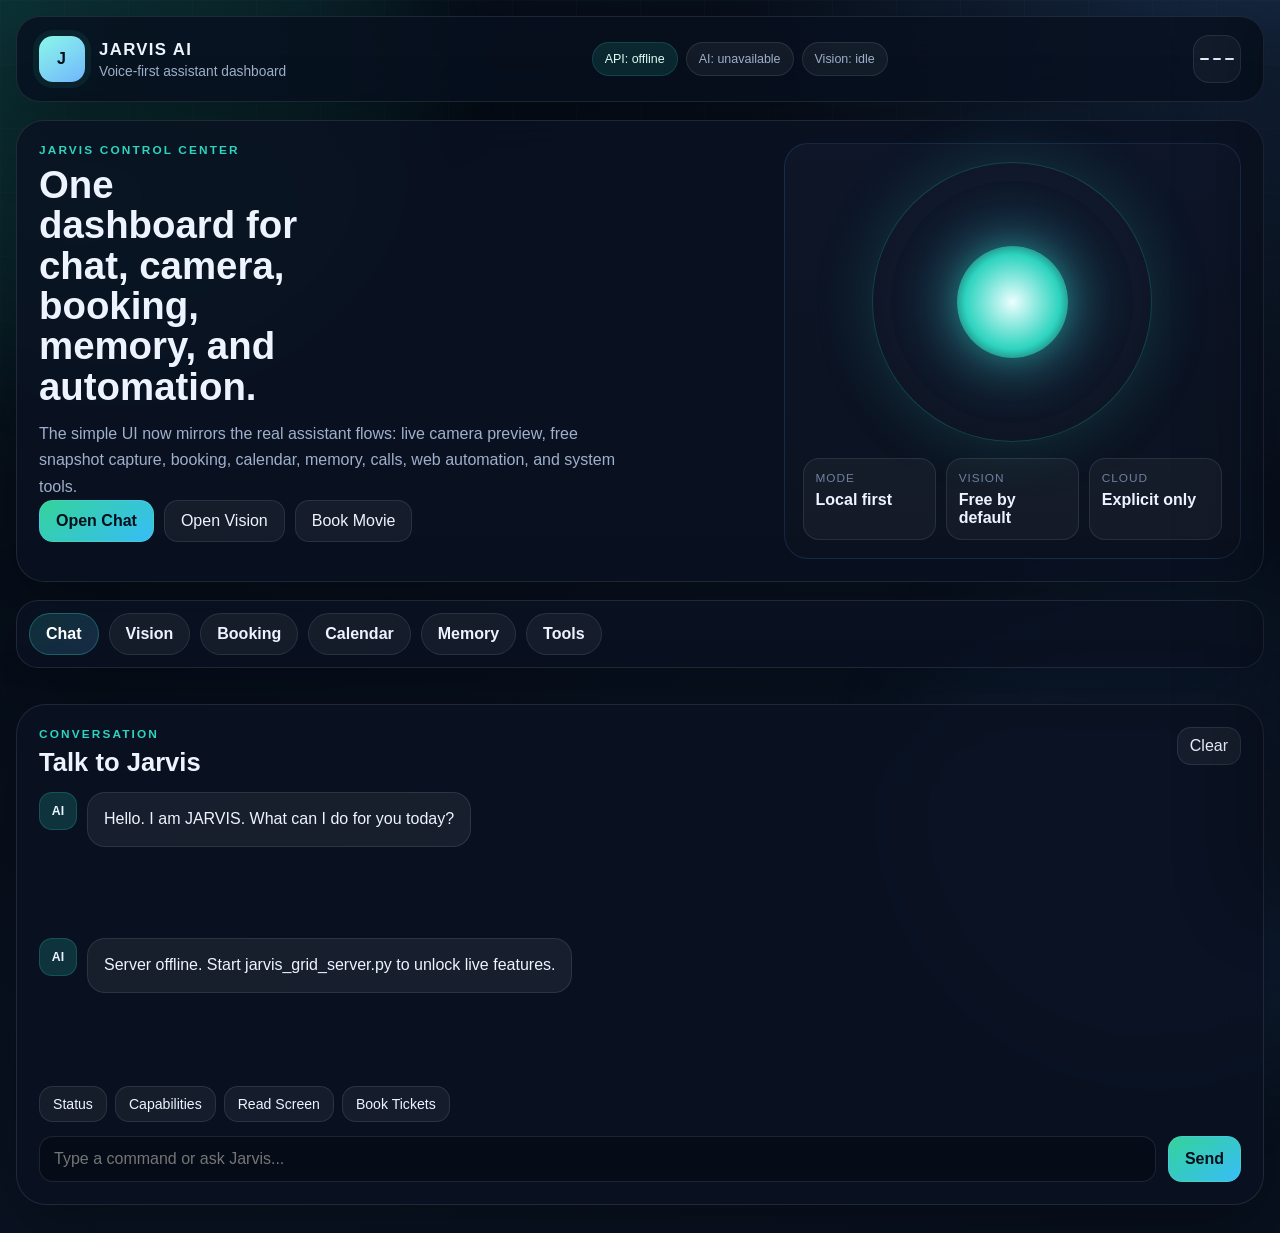
<file: ai_staging/AI_Assistant/ui/index.html>
<!DOCTYPE html>
<html lang="en">
<head>
  <meta charset="UTF-8">
  <meta name="viewport" content="width=device-width, initial-scale=1.0">
  <meta name="theme-color" content="#08111f">
  <title>JARVIS AI</title>
  <link rel="stylesheet" href="styles.css">
</head>
<body>
  <div class="bg-orb orb-a"></div>
  <div class="bg-orb orb-b"></div>
  <div class="bg-grid"></div>

  <div class="app-shell">
    <header class="topbar">
      <div class="brand">
        <div class="brand-mark">J</div>
        <div>
          <div class="brand-title">JARVIS AI</div>
          <div class="brand-subtitle">Voice-first assistant dashboard</div>
        </div>
      </div>
      <div class="status-row">
        <span class="status-chip" id="apiStatus">API: checking...</span>
        <span class="status-chip subtle" id="aiStatus">AI: unknown</span>
        <span class="status-chip subtle" id="visionStatus">Vision: idle</span>
      </div>
      <button class="icon-button" id="hamburger" aria-label="Open menu">
        <span></span><span></span><span></span>
      </button>
    </header>

    <main class="main-grid">
      <section class="hero-card">
        <div class="hero-copy">
          <p class="eyebrow">Jarvis Control Center</p>
          <h1>One dashboard for chat, camera, booking, memory, and automation.</h1>
          <p class="hero-text">
            The simple UI now mirrors the real assistant flows: live camera preview, free snapshot capture,
            booking, calendar, memory, calls, web automation, and system tools.
          </p>
          <div class="hero-actions">
            <button class="primary-button" data-panel-target="chat">Open Chat</button>
            <button class="ghost-button" data-panel-target="vision">Open Vision</button>
            <button class="ghost-button" data-panel-target="booking">Book Movie</button>
          </div>
        </div>
        <div class="hero-panel">
          <div class="pulse-ring">
            <div class="pulse-core"></div>
          </div>
          <div class="hero-metrics">
            <div>
              <span class="metric-label">Mode</span>
              <strong>Local first</strong>
            </div>
            <div>
              <span class="metric-label">Vision</span>
              <strong>Free by default</strong>
            </div>
            <div>
              <span class="metric-label">Cloud</span>
              <strong>Explicit only</strong>
            </div>
          </div>
        </div>
      </section>

      <nav class="module-tabs" id="moduleTabs">
        <button class="module-tab active" data-panel="chat">Chat</button>
        <button class="module-tab" data-panel="vision">Vision</button>
        <button class="module-tab" data-panel="booking">Booking</button>
        <button class="module-tab" data-panel="calendar">Calendar</button>
        <button class="module-tab" data-panel="memory">Memory</button>
        <button class="module-tab" data-panel="tools">Tools</button>
      </nav>

      <div class="workspace">
        <section class="panel active" id="panel-chat">
          <div class="panel-head">
            <div>
              <p class="panel-kicker">Conversation</p>
              <h2>Talk to Jarvis</h2>
            </div>
            <button class="tiny-button" id="clearChatBtn">Clear</button>
          </div>
          <div class="chat-log" id="chatMessages">
            <div class="message ai">
              <div class="avatar">AI</div>
              <div class="bubble">Hello. I am JARVIS. What can I do for you today?</div>
            </div>
          </div>
          <div class="quick-chips" id="quickChips">
            <button class="chip" data-text="What's my status?">Status</button>
            <button class="chip" data-text="What can you do?">Capabilities</button>
            <button class="chip" data-text="Read screen">Read Screen</button>
            <button class="chip" data-text="Book tickets">Book Tickets</button>
          </div>
          <div class="composer">
            <input id="messageInput" type="text" placeholder="Type a command or ask Jarvis..." autocomplete="off">
            <button id="sendButton" class="primary-button">Send</button>
          </div>
        </section>

        <section class="panel" id="panel-vision">
          <div class="panel-head">
            <div>
              <p class="panel-kicker">Vision</p>
              <h2>Camera and screen analysis</h2>
            </div>
            <span class="panel-hint" id="visionHint">Live preview ready.</span>
          </div>

          <div class="vision-preview">
            <video id="visPreview" autoplay playsinline muted></video>
            <div class="vision-badge" id="visBadge">Camera off</div>
          </div>
          <canvas id="visCanvas" class="hidden"></canvas>

          <div class="vision-actions">
            <button class="primary-button" id="visStartBtn">Live Preview</button>
            <button class="ghost-button" id="visCaptureBtn">Capture</button>
            <button class="ghost-button" id="visAnalyzeBtn">Analyze</button>
            <button class="ghost-button" id="visStopBtn">Stop</button>
            <button class="ghost-button" id="visScreenBtn">Screen</button>
            <button class="ghost-button" id="visQrBtn">Scan QR</button>
            <button class="ghost-button" id="visOcrBtn">Read Text</button>
          </div>
          <div class="panel-output" id="visionOutput">Point the camera, capture a frame, or read the screen.</div>
          <label class="toggle-row">
            <input type="checkbox" id="visionCloudToggle">
            <span>Use cloud analysis only when I press Analyze</span>
          </label>
        </section>

        <section class="panel" id="panel-booking">
          <div class="panel-head">
            <div>
              <p class="panel-kicker">Booking</p>
              <h2>Movie ticket flow</h2>
            </div>
            <span class="panel-hint">Free catalog + checkout handoff</span>
          </div>

          <div class="stack">
            <label class="field">
              <span>City</span>
              <input id="bookCity" type="text" value="Chennai" placeholder="City">
            </label>
            <label class="field">
              <span>Search movie</span>
              <input id="bookQuery" type="text" placeholder="Try Leo, Jawan, Kalki...">
            </label>
          </div>

          <div class="stack">
            <label class="field">
              <span>Movie</span>
              <select id="bookMovie">
                <option value="">Loading movies...</option>
              </select>
            </label>
            <label class="field">
              <span>Theater</span>
              <select id="bookTheater">
                <option value="">Select a movie first</option>
              </select>
            </label>
          </div>

          <div class="showtime-row" id="bookShows"></div>

          <div class="stack">
            <label class="field compact">
              <span>Seats</span>
              <input id="bookSeats" type="number" min="1" max="10" value="1">
            </label>
            <button class="primary-button" id="bookCheckoutBtn">Open Checkout</button>
            <button class="ghost-button" id="bookRefreshBtn">Refresh Catalog</button>
          </div>
          <div class="panel-output" id="bookingOutput">Tap a showtime to prepare the checkout summary.</div>
        </section>

        <section class="panel" id="panel-calendar">
          <div class="panel-head">
            <div>
              <p class="panel-kicker">Calendar</p>
              <h2>Plan the day</h2>
            </div>
            <span class="panel-hint">Google Calendar via OAuth</span>
          </div>
          <div class="button-row">
            <button class="ghost-button" data-calendar="today">Today</button>
            <button class="ghost-button" data-calendar="week">This Week</button>
            <button class="ghost-button" data-calendar="next">Next Event</button>
            <button class="ghost-button" data-calendar="free">Free Slots</button>
          </div>
          <div class="stack">
            <label class="field">
              <span>Event title</span>
              <input id="calSummary" type="text" placeholder="Team sync">
            </label>
            <label class="field">
              <span>When</span>
              <input id="calWhen" type="text" placeholder="Tomorrow 3pm">
            </label>
            <label class="field compact">
              <span>Minutes</span>
              <input id="calDuration" type="number" min="15" max="240" value="60">
            </label>
          </div>
          <div class="button-row">
            <button class="primary-button" id="calAddBtn">Add Event</button>
          </div>
          <div class="panel-output" id="calendarOutput">Calendar is waiting.</div>
        </section>

        <section class="panel" id="panel-memory">
          <div class="panel-head">
            <div>
              <p class="panel-kicker">Memory</p>
              <h2>Profile and preferences</h2>
            </div>
            <span class="panel-hint">Saved locally in `.jarvis_memory.json`</span>
          </div>
          <div class="stack">
            <label class="field">
              <span>Name</span>
              <input id="memName" type="text" placeholder="Your name">
            </label>
            <label class="field">
              <span>City</span>
              <input id="memCity" type="text" placeholder="Your city">
            </label>
          </div>
          <div class="button-row">
            <button class="primary-button" id="memSaveProfileBtn">Save Profile</button>
          </div>
          <div class="stack">
            <label class="field">
              <span>Place label</span>
              <input id="memPlaceLabel" type="text" placeholder="home, office, gym">
            </label>
            <label class="field">
              <span>Place name</span>
              <input id="memPlaceName" type="text" placeholder="Marina Beach">
            </label>
          </div>
          <div class="button-row">
            <button class="primary-button" id="memSavePlaceBtn">Save Place</button>
            <button class="ghost-button" id="memReloadBtn">Reload Memory</button>
          </div>
          <div class="panel-output" id="memoryOutput">No profile loaded yet.</div>
        </section>

        <section class="panel" id="panel-tools">
          <div class="panel-head">
            <div>
              <p class="panel-kicker">Tools</p>
              <h2>Web, messages, home, system</h2>
            </div>
            <span class="panel-hint">One-tap utilities</span>
          </div>

          <div class="tool-grid">
            <div class="tool-card">
              <h3>Web automation</h3>
              <input id="webCommand" type="text" placeholder="search iPhone 15 on amazon under 60000">
              <div class="button-row">
                <button class="primary-button" id="webRunBtn">Run</button>
                <button class="ghost-button" id="webConfirmBtn">Confirm</button>
                <button class="ghost-button" id="webCancelBtn">Cancel</button>
              </div>
              <div class="tool-note" id="webOutput">Search, fill, or type commands.</div>
            </div>

            <div class="tool-card">
              <h3>Messages</h3>
              <input id="msgContact" type="text" placeholder="Rahul">
              <input id="msgText" type="text" placeholder="I am on my way">
              <div class="button-row">
                <button class="primary-button" id="msgDraftBtn">Draft</button>
                <button class="ghost-button" id="msgConfirmBtn">Send</button>
                <button class="ghost-button" id="msgCancelBtn">Cancel</button>
              </div>
              <div class="tool-note" id="msgOutput">Draft a reply, then confirm.</div>
            </div>

            <div class="tool-card">
              <h3>Smart home</h3>
              <input id="homeCommand" type="text" placeholder="turn on bedroom light">
              <div class="button-row">
                <button class="primary-button" id="homeRunBtn">Run</button>
                <button class="ghost-button" data-scene="movie">Movie</button>
                <button class="ghost-button" data-scene="sleep">Sleep</button>
              </div>
              <div class="tool-note" id="homeOutput">Lights, scenes, and devices.</div>
            </div>

            <div class="tool-card">
              <h3>System</h3>
              <div class="button-row">
                <button class="ghost-button" data-system="all">All</button>
                <button class="ghost-button" data-system="cpu">CPU</button>
                <button class="ghost-button" data-system="ram">RAM</button>
                <button class="ghost-button" data-system="wifi">WiFi</button>
              </div>
              <div class="tool-note" id="sysOutput">System status will appear here.</div>
            </div>
          </div>
        </section>
      </div>
    </main>
  </div>

  <aside class="drawer" id="sidebar" aria-hidden="true">
    <div class="drawer-head">
      <h3>Quick jump</h3>
      <button class="icon-button small" id="drawerClose" aria-label="Close menu">✕</button>
    </div>
    <div class="drawer-list">
      <button data-panel-target="chat">Chat</button>
      <button data-panel-target="vision">Vision</button>
      <button data-panel-target="booking">Booking</button>
      <button data-panel-target="calendar">Calendar</button>
      <button data-panel-target="memory">Memory</button>
      <button data-panel-target="tools">Tools</button>
    </div>
  </aside>

  <div class="drawer-backdrop" id="drawerBackdrop"></div>
  <script src="script.js"></script>
</body>
</html>
</file>
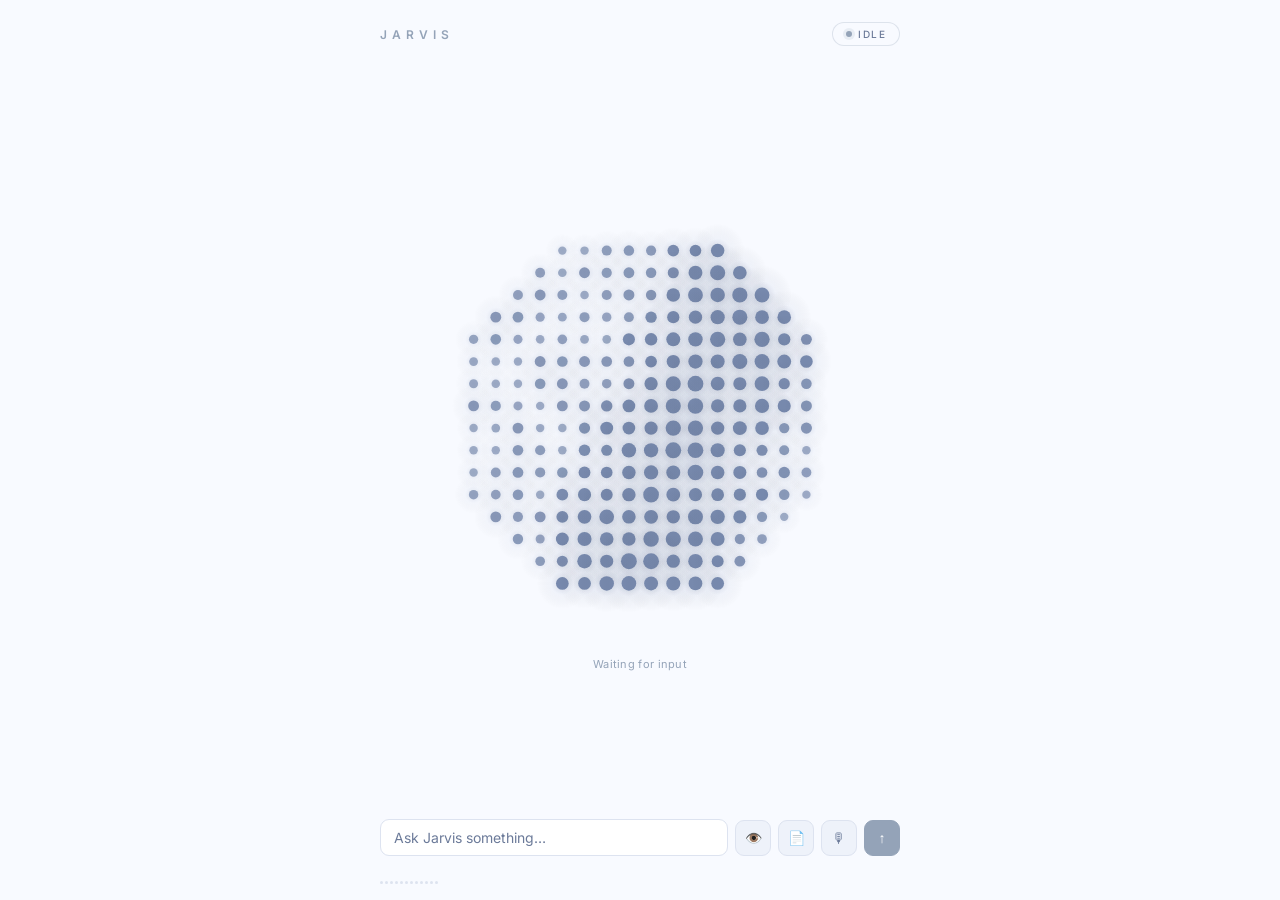
<file: jarvis/ui/static/index.html>
<!DOCTYPE html>
<html lang="en">
<head>
  <meta charset="UTF-8" />
  <meta name="viewport" content="width=device-width, initial-scale=1.0" />
  <title>JARVIS</title>
  <link rel="preconnect" href="https://fonts.googleapis.com" />
  <link href="https://fonts.googleapis.com/css2?family=Inter:wght@300;400;500;600&display=swap" rel="stylesheet" />
  <style>
    *, *::before, *::after { box-sizing: border-box; margin: 0; padding: 0; }

    :root {
      --bg:       #F8FAFF;
      --bg2:      #EEF2FA;
      --border:   #DDE3F0;
      --text:     #1A2540;
      --sub:      #6B7A99;
      --c-idle:      #94A3B8;
      --c-listen:    #0284C7;
      --c-think:     #7C3AED;
      --c-speak:     #059669;
      --c-error:     #DC2626;
    }

    html, body { width:100%; height:100%; font-family: 'Inter', system-ui, sans-serif;
                 background: var(--bg); color: var(--text); -webkit-font-smoothing: antialiased; }

    #app { display:flex; flex-direction:column; align-items:center;
           height:100vh; padding:22px 20px 16px; }

    header { width:100%; max-width:520px; display:flex; align-items:center;
             justify-content:space-between; margin-bottom:4px; }
    .logo  { font-size:12px; font-weight:600; letter-spacing:5px;
             text-transform:uppercase; color:var(--accent,#0284C7); transition:color .6s; }
    .pill  { display:flex; align-items:center; gap:6px;
             font-size:10px; font-weight:500; letter-spacing:1.5px; text-transform:uppercase;
             padding:5px 13px; border-radius:20px; border:1px solid var(--border);
             background:#fff; color:var(--sub); transition:all .5s; }
    .dot   { width:6px; height:6px; border-radius:50%;
             background:var(--c-idle); transition:background .5s, box-shadow .5s; }

    #wrap  { flex:1; display:flex; flex-direction:column; align-items:center;
             justify-content:center; width:100%; max-width:520px; gap:10px; }
    #cv    { display:block; }

    #sub-lbl { font-size:11px; font-weight:400; color:var(--sub);
               letter-spacing:.3px; min-height:16px; transition:color .5s; }

    #panel { width:100%; max-width:520px; display:flex; flex-direction:column; gap:10px; }

    .tabs  { display:none; } /* hidden — state driven by Python, not manual tabs */

    hr { border:none; border-top:1px solid var(--border); }

    #log { display:flex; flex-direction:column; gap:4px;
           max-height:80px; overflow-y:auto; scrollbar-width:none; }
    #log::-webkit-scrollbar { display:none; }
    .msg { font-size:12px; padding:4px 10px; border-radius:8px;
           max-width:88%; animation:up .25s ease; }
    @keyframes up { from{opacity:0;transform:translateY(4px)}to{opacity:1;transform:none} }
    .msg.u { align-self:flex-end; background:var(--bg2); color:var(--text); font-weight:500; }
    .msg.j { align-self:flex-start; background:#fff; color:var(--sub);
             border:1px solid var(--border); }
    .msg.j.loading { color:var(--sub); font-style:italic; }

    .row { display:flex; gap:7px; align-items:center; }
    #inp { flex:1; background:#fff; border:1px solid var(--border); border-radius:9px;
           padding:9px 13px; font:14px 'Inter',sans-serif; color:var(--text); outline:none;
           transition:border-color .2s, box-shadow .2s; }
    #inp::placeholder { color:var(--sub); }
    #inp:focus { border-color:var(--accent,#0284C7);
                 box-shadow:0 0 0 3px color-mix(in srgb,var(--accent,#0284C7) 12%,transparent); }
    .ib { width:36px; height:36px; border-radius:9px; border:1px solid var(--border);
          background:var(--bg2); color:var(--sub); font-size:14px; cursor:pointer;
          display:flex; align-items:center; justify-content:center; transition:all .2s; flex-shrink:0; }
    .ib:hover { border-color:var(--accent,#0284C7); color:var(--accent,#0284C7); }
    #sb { background:var(--accent,#0284C7); color:#fff; border-color:var(--accent,#0284C7); }
    #sb:hover { opacity:.88; }
    #mb.rec { border-color:var(--c-listen); color:var(--c-listen);
              animation:mb-pulse 1s ease-in-out infinite; }
    @keyframes mb-pulse { 50%{box-shadow:0 0 0 5px color-mix(in srgb,var(--c-listen) 18%,transparent)} }

    .frow { display:flex; align-items:center; justify-content:space-between; }
    #abars { display:flex; align-items:flex-end; gap:2px; height:18px; }
    .ab   { width:3px; border-radius:2px; background:var(--border); min-height:3px;
            transition:height .09s, background .5s; }
    #ftxt { font-size:10px; color:var(--sub); letter-spacing:.3px; }
  </style>
</head>
<body>
<div id="app">
  <header>
    <div class="logo" id="logo">Jarvis</div>
    <div class="pill" id="pill"><div class="dot" id="pill-dot"></div><span id="pill-txt">Idle</span></div>
  </header>

  <div id="wrap">
    <canvas id="cv"></canvas>
    <div id="sub-lbl">Waiting for input</div>
  </div>

  <div id="panel">
    <div id="log"></div>
    <div class="row">
      <input id="inp" type="text" placeholder="Ask Jarvis something…" autocomplete="off" />
      <button class="ib" id="vb" title="Vision">👁️</button>
      <button class="ib" id="db" title="Document">📄</button>
      <button class="ib" id="mb" title="Mic">🎙</button>
      <button class="ib" id="sb" title="Send">↑</button>
    </div>
    <div class="frow">
      <div id="abars">
        <div class="ab" style="height:3px"></div><div class="ab" style="height:5px"></div>
        <div class="ab" style="height:9px"></div><div class="ab" style="height:6px"></div>
        <div class="ab" style="height:3px"></div><div class="ab" style="height:7px"></div>
        <div class="ab" style="height:4px"></div><div class="ab" style="height:11px"></div>
        <div class="ab" style="height:5px"></div><div class="ab" style="height:3px"></div>
        <div class="ab" style="height:8px"></div><div class="ab" style="height:4px"></div>
      </div>

    </div>
  </div>
</div>

<script>
// ── API endpoint (Flask backend) ──────────────────────────────────────────────
const API = 'http://localhost:5000';

// ── State colours ─────────────────────────────────────────────────────────────
const PAL = {
  idle:      { r:.47, g:.54, b:.68, hex:'#94A3B8', name:'Idle',      sub:'Waiting for input',        pillBg:'#F8FAFF', pillFg:'#6B7A99' },
  listening: { r:.01, g:.52, b:.78, hex:'#0284C7', name:'Listening', sub:'Capturing your voice…',    pillBg:'#F0F9FF', pillFg:'#0284C7' },
  thinking:  { r:.48, g:.22, b:.93, hex:'#7C3AED', name:'Thinking',  sub:'Processing your request…', pillBg:'#F5F3FF', pillFg:'#7C3AED' },
  speaking:  { r:.02, g:.59, b:.41, hex:'#059669', name:'Speaking',  sub:'Generating response…',     pillBg:'#ECFDF5', pillFg:'#059669' },
  error:     { r:.86, g:.15, b:.15, hex:'#DC2626', name:'Error',     sub:'Something went wrong.',    pillBg:'#FFF5F5', pillFg:'#DC2626' },
};

// ── Grid setup ────────────────────────────────────────────────────────────────
const cv = document.getElementById('cv');
const ctx = cv.getContext('2d');
const wrap = document.getElementById('wrap');
const COLS = 18, ROWS = 18;
let dots = [];

function initDots() {
  dots = [];
  for (let r=0;r<ROWS;r++) for (let c=0;c<COLS;c++)
    dots.push({ r, c, phase: Math.random()*Math.PI*2, speed: .65+Math.random()*.7, glitch: 0, lastFire: -99 });
}
initDots();

function resize() {
  const sz = Math.min(wrap.clientWidth*.94, wrap.clientHeight*.9, 460);
  cv.width = cv.height = sz;
}
resize(); window.addEventListener('resize', resize);

// ── State machine ─────────────────────────────────────────────────────────────
let curState = 'idle', tgtState = 'idle', blend = 1;
let T = 0, amp = 0, simPhase = 0;
let busy = false;

function setState(s) {
  if (s === tgtState) return;
  curState = blend > .5 ? tgtState : curState;
  tgtState = s; blend = 0;
  updateUI(s);
}

function updateUI(s) {
  const p = PAL[s];
  document.documentElement.style.setProperty('--accent', p.hex);
  document.getElementById('logo').style.color = p.hex;
  const pill = document.getElementById('pill');
  const dot  = document.getElementById('pill-dot');
  pill.style.background  = p.pillBg;
  pill.style.borderColor = p.hex+'44';
  pill.style.color       = p.pillFg;
  dot.style.background   = p.hex;
  dot.style.boxShadow    = `0 0 0 3px ${p.hex}28`;
  document.getElementById('pill-txt').textContent = p.name;
  const lbl = document.getElementById('sub-lbl');
  lbl.textContent = p.sub; lbl.style.color = p.hex;
  document.querySelectorAll('.tab').forEach(b => b.classList.toggle('active', b.dataset.s === s));
  const bc = s==='error'?'#DC2626':s==='thinking'?'#7C3AED':s==='speaking'?'#059669':s==='listening'?'#0284C7':'#DDE3F0';
  document.querySelectorAll('.ab').forEach(b => b.style.background = bc);
}

// ── Colour helpers ────────────────────────────────────────────────────────────
function lerp(a,b,f){return a+(b-a)*f;}
function mixPal(a,b,f){return {r:lerp(a.r,b.r,f),g:lerp(a.g,b.g,f),b:lerp(a.b,b.b,f)};}
function rgba(c,a){return `rgba(${(c.r*255)|0},${(c.g*255)|0},${(c.b*255)|0},${a.toFixed(3)})`;}

// ── Animations ────────────────────────────────────────────────────────────────
function aIdle(d,dist,angle,T,col){
  const nx=d.c/(COLS-1)*2-1, ny=d.r/(ROWS-1)*2-1;
  const sweep=Math.sin(T*.55+nx*2.5+ny*1);
  const breath=Math.sin(T*.8*d.speed+d.phase)*.5+.5;
  return {alpha:.28+.22*Math.max(0,sweep)+.08*breath, radius:1.0+.6*Math.max(0,sweep)+.3*breath};
}
function aListening(d,dist,angle,T,col,amp){
  const colPhase=d.c*.45;
  const bounce=Math.sin(T*5.5+colPhase+d.phase*.4)*.5+.5;
  const wave=Math.sin(T*3.5-dist*6+d.phase*.3);
  return {alpha:.28+.48*bounce*(1-dist*.5)+.22*Math.max(0,wave)+amp*.35, radius:.85+1.0*bounce*(1-dist*.3)+.4*Math.max(0,wave)+amp*.4};
}
function aThinking(d,dist,angle,T,col){
  const s1=Math.sin(T*2.8-angle*3-dist*5+d.phase)*.5+.5;
  const s2=Math.sin(T*2.0+angle*2-dist*4+d.phase)*.5+.5;
  const fire=T-d.lastFire<.18?(1-(T-d.lastFire)/.18):0;
  if(Math.random()<.003) d.lastFire=T;
  const combined=Math.max(s1,s2*.6,fire);
  const mix=dist*.5;
  return {alpha:.22+.60*combined, radius:.75+1.1*combined,
    cr:PAL.thinking.r*(1-mix)+PAL.listening.r*mix,
    cg:PAL.thinking.g*(1-mix)+PAL.listening.g*mix,
    cb:PAL.thinking.b*(1-mix)+PAL.listening.b*mix};
}
function aSpeaking(d,dist,angle,T,col,amp){
  const r1=Math.sin(T*6.5-dist*9)*.5+.5;
  const r2=Math.sin(T*6.5-dist*9-2.1)*.5+.5;
  const r3=Math.sin(T*6.5-dist*9-4.2)*.5+.5;
  const ring=Math.max(r1,r2,r3);
  return {alpha:.25+.55*ring+amp*.30, radius:.80+1.15*ring+amp*.45};
}
function aError(d,dist,angle,T,col){
  d.glitch=d.glitch*.88+(Math.random()<.015?Math.random():0)*.15;
  const broken=Math.sin(T*5.5+d.phase*2.4)*(1-dist*.6);
  return {alpha:.15+.38*Math.max(0,broken)+d.glitch*1.1, radius:.6+.8*Math.max(0,broken)+d.glitch*1.3,
    cr:col.r, cg:col.g*(1-d.glitch*.75), cb:col.b*(1-d.glitch)};
}

// ── Draw ──────────────────────────────────────────────────────────────────────
function drawGrid(state,T,amp){
  const W=cv.width, H=cv.height, cx=W/2, cy=H/2;
  const gw=W*.82, stepX=gw/(COLS-1), stepY=gw/(ROWS-1);
  const ox=cx-gw/2, oy=cy-gw/2, baseR=W/110;
  const col=mixPal(PAL[curState],PAL[tgtState],blend);

  for(const d of dots){
    const px=ox+d.c*stepX, py=oy+d.r*stepY;
    const dx=(px-cx)/(gw/2), dy=(py-cy)/(gw/2);
    const dist=Math.hypot(dx,dy), angle=Math.atan2(dy,dx);
    if(dist>1.0) continue;

    const res=state==='idle'?aIdle(d,dist,angle,T,col)
      :state==='listening'?aListening(d,dist,angle,T,col,amp)
      :state==='thinking'?aThinking(d,dist,angle,T,col)
      :state==='speaking'?aSpeaking(d,dist,angle,T,col,amp)
      :aError(d,dist,angle,T,col);

    const alpha=Math.max(0,Math.min(1,res.alpha));
    const radius=Math.max(.2,res.radius)*baseR;
    const cr=res.cr!==undefined?res.cr:col.r;
    const cg=res.cg!==undefined?res.cg:col.g;
    const cb=res.cb!==undefined?res.cb:col.b;
    if(alpha<.01) continue;

    const g=ctx.createRadialGradient(px,py,0,px,py,radius*4);
    g.addColorStop(0,rgba({r:cr,g:cg,b:cb},alpha*.65));
    g.addColorStop(.45,rgba({r:cr,g:cg,b:cb},alpha*.12));
    g.addColorStop(1,'rgba(0,0,0,0)');
    ctx.fillStyle=g;
    ctx.beginPath(); ctx.arc(px,py,radius*4,0,Math.PI*2); ctx.fill();
    ctx.fillStyle=rgba({r:cr,g:cg,b:cb},Math.min(1,alpha*2.4));
    ctx.beginPath(); ctx.arc(px,py,radius,0,Math.PI*2); ctx.fill();
  }

  if(state==='thinking'){
    ctx.save();
    for(let i=0;i<dots.length-1;i+=3){
      const d1=dots[i], p1x=ox+d1.c*stepX, p1y=oy+d1.r*stepY;
      if(Math.hypot((p1x-cx)/(gw/2),(p1y-cy)/(gw/2))>.90) continue;
      for(let j=i+1;j<Math.min(i+12,dots.length);j++){
        const d2=dots[j], p2x=ox+d2.c*stepX, p2y=oy+d2.r*stepY;
        if(Math.hypot(p1x-p2x,p1y-p2y)>stepX*1.7) continue;
        if(Math.hypot((p2x-cx)/(gw/2),(p2y-cy)/(gw/2))>.90) continue;
        const pulse=(Math.sin(T*3+d1.phase-d2.phase)+1)*.5;
        ctx.strokeStyle=rgba(col,.04+.14*pulse);
        ctx.lineWidth=.8;
        ctx.beginPath(); ctx.moveTo(p1x,p1y); ctx.lineTo(p2x,p2y); ctx.stroke();
      }
    }
    ctx.restore();
  }
}

// ── Audio sim + bars ──────────────────────────────────────────────────────────
function updateAudio(state){
  simPhase+=.09;
  amp=(state==='listening'||state==='speaking')
    ?Math.max(0,.2+.8*Math.pow(Math.sin(simPhase),2)*Math.abs(Math.sin(simPhase*1.8)))
    :amp*.88;
  document.querySelectorAll('.ab').forEach((b,i)=>{
    const active=state==='listening'||state==='speaking';
    b.style.height=(active?Math.max(3,15*Math.abs(Math.sin(simPhase*(1.2+i*.22)+i*.6))):3)+'px';
  });
}

// ── Main loop ─────────────────────────────────────────────────────────────────
let last=performance.now();
function loop(now){
  const dt=Math.min((now-last)/1000,.05); last=now; T+=dt;
  if(blend<1) blend=Math.min(1,blend+dt*2.8);
  const eff=blend>.5?tgtState:curState;
  updateAudio(eff);
  ctx.clearRect(0,0,cv.width,cv.height);
  drawGrid(eff,T,amp);
  requestAnimationFrame(loop);
}
requestAnimationFrame(loop);

// ── Chat helpers (called by Python via evaluate_js too) ──────────────────────
function addMsg(role, text, cls='') {
  const d = document.createElement('div');
  d.className = `msg ${role==='user'?'u':'j'} ${cls}`;
  d.textContent = text;
  const log = document.getElementById('log');
  log.appendChild(d); log.scrollTop = log.scrollHeight;
  return d;
}

// ── Send via pywebview API ────────────────────────────────────────────────────
function send(msg) {
  if (!msg.trim() || busy) return;
  busy = true;
  addMsg('user', msg);
  // Python takes over: sets state thinking→speaking→idle and calls addMsg
  if (window.pywebview) {
    window.pywebview.api.send_message(msg);
  } else {
    // Fallback: HTTP (when opened in browser for testing)
    fetch('http://localhost:5000/send_message', {
      method: 'POST', headers: {'Content-Type':'application/json'},
      body: JSON.stringify({message: msg})
    }).then(r=>r.json()).then(d=>{
      addMsg('jarvis', d.response || d.message || 'No response.');
      setState('idle'); busy = false;
    }).catch(()=>{ setState('error'); busy = false; });
  }
}

// Python calls this to signal it's done so JS can unlock
function onBrainDone() { busy = false; }

document.getElementById('sb').addEventListener('click', () => {
  const i = document.getElementById('inp'); send(i.value); i.value = '';
});
document.getElementById('inp').addEventListener('keydown', e => {
  if (e.key === 'Enter') { send(e.target.value); e.target.value = ''; }
});

// ── Mic button → Python STT ───────────────────────────────────────────────────
document.getElementById('mb').addEventListener('click', () => {
  if (busy) return;
  busy = true;
  document.getElementById('mb').classList.add('rec');
  if (window.pywebview) {
    window.pywebview.api.start_voice();
  } else {
    document.getElementById('mb').classList.remove('rec');
    busy = false;
  }
});

// Called by Python when voice capture ends (success or fail)
function onVoiceDone() {
  document.getElementById('mb').classList.remove('rec');
}

// ── Vision commands ────────────────────────────────────────────────────────────────
document.getElementById('vb').addEventListener('click', () => {
  const options = [
    'What do you see?',
    'Read screen text',
    'Scan QR code',
    'Vision capabilities'
  ];
  
  const choice = prompt('Choose a vision command:\n' + 
    options.map((opt, i) => `${i+1}. ${opt}`).join('\n'));
    
  const index = parseInt(choice) - 1;
  if (index >= 0 && index < options.length) {
    const commands = [
      'what do you see',
      'read screen text', 
      'scan qr code',
      'what are your vision capabilities'
    ];
    
    const command = commands[index];
    busy = true;
    setState('thinking');
    addMsg('user', command);
    
    fetch('/send_message', {
      method: 'POST',
      headers: {'Content-Type': 'application/json'},
      body: JSON.stringify({message: command})
    })
    .then(response => response.json())
    .then(data => {
      if (data.success) {
        addMsg('jarvis', data.response);
      } else {
        addMsg('jarvis', data.message || 'Vision command failed', 'error');
      }
      setState('idle');
      busy = false;
    })
    .catch(error => {
      addMsg('jarvis', 'Error executing vision command', 'error');
      setState('error');
      busy = false;
    });
  }
});
document.getElementById('db').addEventListener('click', () => {
  const input = document.createElement('input');
  input.type = 'file';
  input.accept = '.pdf,.txt,.jpg,.jpeg,.png,.bmp,.tiff,.md,.rtf';
  input.addEventListener('change', handleDocumentUpload);
  input.click();
});

function handleDocumentUpload(event) {
  const file = event.target.files[0];
  if (!file) return;
  
  if (file.size > 10 * 1024 * 1024) {
    addMsg('jarvis', 'File too large (max 10MB)', 'error');
    return;
  }
  
  const formData = new FormData();
  formData.append('document', file);
  
  const query = prompt('Ask a question about this document (optional):');
  if (query && query.trim()) {
    formData.append('query', query.trim());
  }
  
  busy = true;
  setState('thinking');
  addMsg('user', `📄 ${file.name}${query ? ' - ' + query : ''}`);
  
  fetch('/document_upload', {
    method: 'POST',
    body: formData
  })
  .then(response => response.json())
  .then(data => {
    if (data.success) {
      addMsg('jarvis', data.result);
    } else {
      addMsg('jarvis', data.message || 'Document processing failed', 'error');
    }
    setState('idle');
    busy = false;
  })
  .catch(error => {
    addMsg('jarvis', 'Error uploading document', 'error');
    setState('error');
    busy = false;
  });
}

updateUI('idle');
</script>
</body>
</html>
</file>
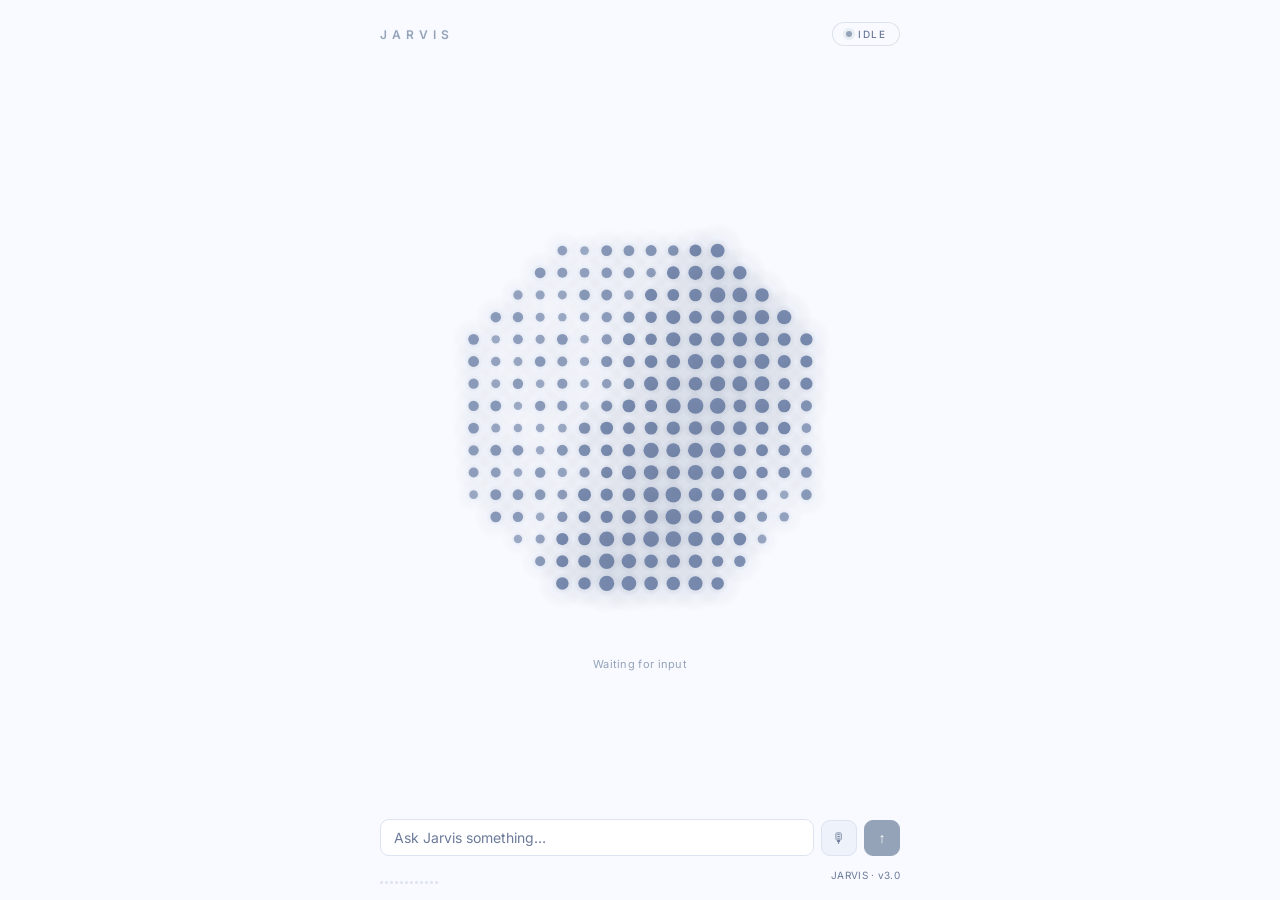
<file: ai_staging/jarvis/ui/static/index.html>
<!DOCTYPE html>
<html lang="en">
<head>
  <meta charset="UTF-8" />
  <meta name="viewport" content="width=device-width, initial-scale=1.0" />
  <title>JARVIS</title>
  <link rel="preconnect" href="https://fonts.googleapis.com" />
  <link href="https://fonts.googleapis.com/css2?family=Inter:wght@300;400;500;600&display=swap" rel="stylesheet" />
  <style>
    *, *::before, *::after { box-sizing: border-box; margin: 0; padding: 0; }

    :root {
      --bg:       #F8FAFF;
      --bg2:      #EEF2FA;
      --border:   #DDE3F0;
      --text:     #1A2540;
      --sub:      #6B7A99;
      --c-idle:      #94A3B8;
      --c-listen:    #0284C7;
      --c-think:     #7C3AED;
      --c-speak:     #059669;
      --c-error:     #DC2626;
    }

    html, body { width:100%; height:100%; font-family: 'Inter', system-ui, sans-serif;
                 background: var(--bg); color: var(--text); -webkit-font-smoothing: antialiased; }

    #app { display:flex; flex-direction:column; align-items:center;
           height:100vh; padding:22px 20px 16px; }

    header { width:100%; max-width:520px; display:flex; align-items:center;
             justify-content:space-between; margin-bottom:4px; }
    .logo  { font-size:12px; font-weight:600; letter-spacing:5px;
             text-transform:uppercase; color:var(--accent,#0284C7); transition:color .6s; }
    .pill  { display:flex; align-items:center; gap:6px;
             font-size:10px; font-weight:500; letter-spacing:1.5px; text-transform:uppercase;
             padding:5px 13px; border-radius:20px; border:1px solid var(--border);
             background:#fff; color:var(--sub); transition:all .5s; }
    .dot   { width:6px; height:6px; border-radius:50%;
             background:var(--c-idle); transition:background .5s, box-shadow .5s; }

    #wrap  { flex:1; display:flex; flex-direction:column; align-items:center;
             justify-content:center; width:100%; max-width:520px; gap:10px; }
    #cv    { display:block; }

    #sub-lbl { font-size:11px; font-weight:400; color:var(--sub);
               letter-spacing:.3px; min-height:16px; transition:color .5s; }

    #panel { width:100%; max-width:520px; display:flex; flex-direction:column; gap:10px; }

    .tabs  { display:none; } /* hidden — state driven by Python, not manual tabs */

    hr { border:none; border-top:1px solid var(--border); }

    #log { display:flex; flex-direction:column; gap:4px;
           max-height:80px; overflow-y:auto; scrollbar-width:none; }
    #log::-webkit-scrollbar { display:none; }
    .msg { font-size:12px; padding:4px 10px; border-radius:8px;
           max-width:88%; animation:up .25s ease; }
    @keyframes up { from{opacity:0;transform:translateY(4px)}to{opacity:1;transform:none} }
    .msg.u { align-self:flex-end; background:var(--bg2); color:var(--text); font-weight:500; }
    .msg.j { align-self:flex-start; background:#fff; color:var(--sub);
             border:1px solid var(--border); }
    .msg.j.loading { color:var(--sub); font-style:italic; }

    .row { display:flex; gap:7px; align-items:center; }
    #inp { flex:1; background:#fff; border:1px solid var(--border); border-radius:9px;
           padding:9px 13px; font:14px 'Inter',sans-serif; color:var(--text); outline:none;
           transition:border-color .2s, box-shadow .2s; }
    #inp::placeholder { color:var(--sub); }
    #inp:focus { border-color:var(--accent,#0284C7);
                 box-shadow:0 0 0 3px color-mix(in srgb,var(--accent,#0284C7) 12%,transparent); }
    .ib { width:36px; height:36px; border-radius:9px; border:1px solid var(--border);
          background:var(--bg2); color:var(--sub); font-size:14px; cursor:pointer;
          display:flex; align-items:center; justify-content:center; transition:all .2s; flex-shrink:0; }
    .ib:hover { border-color:var(--accent,#0284C7); color:var(--accent,#0284C7); }
    #sb { background:var(--accent,#0284C7); color:#fff; border-color:var(--accent,#0284C7); }
    #sb:hover { opacity:.88; }
    #mb.rec { border-color:var(--c-listen); color:var(--c-listen);
              animation:mb-pulse 1s ease-in-out infinite; }
    @keyframes mb-pulse { 50%{box-shadow:0 0 0 5px color-mix(in srgb,var(--c-listen) 18%,transparent)} }

    .frow { display:flex; align-items:center; justify-content:space-between; }
    #abars { display:flex; align-items:flex-end; gap:2px; height:18px; }
    .ab   { width:3px; border-radius:2px; background:var(--border); min-height:3px;
            transition:height .09s, background .5s; }
    #ftxt { font-size:10px; color:var(--sub); letter-spacing:.3px; }
  </style>
</head>
<body>
<div id="app">
  <header>
    <div class="logo" id="logo">Jarvis</div>
    <div class="pill" id="pill"><div class="dot" id="pill-dot"></div><span id="pill-txt">Idle</span></div>
  </header>

  <div id="wrap">
    <canvas id="cv"></canvas>
    <div id="sub-lbl">Waiting for input</div>
  </div>

  <div id="panel">
    <div id="log"></div>
    <div class="row">
      <input id="inp" type="text" placeholder="Ask Jarvis something…" autocomplete="off" />
      <button class="ib" id="mb" title="Mic">🎙</button>
      <button class="ib" id="sb" title="Send">↑</button>
    </div>
    <div class="frow">
      <div id="abars">
        <div class="ab" style="height:3px"></div><div class="ab" style="height:5px"></div>
        <div class="ab" style="height:9px"></div><div class="ab" style="height:6px"></div>
        <div class="ab" style="height:3px"></div><div class="ab" style="height:7px"></div>
        <div class="ab" style="height:4px"></div><div class="ab" style="height:11px"></div>
        <div class="ab" style="height:5px"></div><div class="ab" style="height:3px"></div>
        <div class="ab" style="height:8px"></div><div class="ab" style="height:4px"></div>
      </div>
      <div id="ftxt">JARVIS · v3.0</div>
    </div>
  </div>
</div>

<script>
// ── API endpoint (Flask backend) ──────────────────────────────────────────────
const API = 'http://localhost:5000';

// ── State colours ─────────────────────────────────────────────────────────────
const PAL = {
  idle:      { r:.47, g:.54, b:.68, hex:'#94A3B8', name:'Idle',      sub:'Waiting for input',        pillBg:'#F8FAFF', pillFg:'#6B7A99' },
  listening: { r:.01, g:.52, b:.78, hex:'#0284C7', name:'Listening', sub:'Capturing your voice…',    pillBg:'#F0F9FF', pillFg:'#0284C7' },
  thinking:  { r:.48, g:.22, b:.93, hex:'#7C3AED', name:'Thinking',  sub:'Processing your request…', pillBg:'#F5F3FF', pillFg:'#7C3AED' },
  speaking:  { r:.02, g:.59, b:.41, hex:'#059669', name:'Speaking',  sub:'Generating response…',     pillBg:'#ECFDF5', pillFg:'#059669' },
  error:     { r:.86, g:.15, b:.15, hex:'#DC2626', name:'Error',     sub:'Something went wrong.',    pillBg:'#FFF5F5', pillFg:'#DC2626' },
};

// ── Grid setup ────────────────────────────────────────────────────────────────
const cv = document.getElementById('cv');
const ctx = cv.getContext('2d');
const wrap = document.getElementById('wrap');
const COLS = 18, ROWS = 18;
let dots = [];

function initDots() {
  dots = [];
  for (let r=0;r<ROWS;r++) for (let c=0;c<COLS;c++)
    dots.push({ r, c, phase: Math.random()*Math.PI*2, speed: .65+Math.random()*.7, glitch: 0, lastFire: -99 });
}
initDots();

function resize() {
  const sz = Math.min(wrap.clientWidth*.94, wrap.clientHeight*.9, 460);
  cv.width = cv.height = sz;
}
resize(); window.addEventListener('resize', resize);

// ── State machine ─────────────────────────────────────────────────────────────
let curState = 'idle', tgtState = 'idle', blend = 1;
let T = 0, amp = 0, simPhase = 0;
let busy = false;

function setState(s) {
  if (s === tgtState) return;
  curState = blend > .5 ? tgtState : curState;
  tgtState = s; blend = 0;
  updateUI(s);
}

function updateUI(s) {
  const p = PAL[s];
  document.documentElement.style.setProperty('--accent', p.hex);
  document.getElementById('logo').style.color = p.hex;
  const pill = document.getElementById('pill');
  const dot  = document.getElementById('pill-dot');
  pill.style.background  = p.pillBg;
  pill.style.borderColor = p.hex+'44';
  pill.style.color       = p.pillFg;
  dot.style.background   = p.hex;
  dot.style.boxShadow    = `0 0 0 3px ${p.hex}28`;
  document.getElementById('pill-txt').textContent = p.name;
  const lbl = document.getElementById('sub-lbl');
  lbl.textContent = p.sub; lbl.style.color = p.hex;
  document.querySelectorAll('.tab').forEach(b => b.classList.toggle('active', b.dataset.s === s));
  const bc = s==='error'?'#DC2626':s==='thinking'?'#7C3AED':s==='speaking'?'#059669':s==='listening'?'#0284C7':'#DDE3F0';
  document.querySelectorAll('.ab').forEach(b => b.style.background = bc);
}

// ── Colour helpers ────────────────────────────────────────────────────────────
function lerp(a,b,f){return a+(b-a)*f;}
function mixPal(a,b,f){return {r:lerp(a.r,b.r,f),g:lerp(a.g,b.g,f),b:lerp(a.b,b.b,f)};}
function rgba(c,a){return `rgba(${(c.r*255)|0},${(c.g*255)|0},${(c.b*255)|0},${a.toFixed(3)})`;}

// ── Animations ────────────────────────────────────────────────────────────────
function aIdle(d,dist,angle,T,col){
  const nx=d.c/(COLS-1)*2-1, ny=d.r/(ROWS-1)*2-1;
  const sweep=Math.sin(T*.55+nx*2.5+ny*1);
  const breath=Math.sin(T*.8*d.speed+d.phase)*.5+.5;
  return {alpha:.28+.22*Math.max(0,sweep)+.08*breath, radius:1.0+.6*Math.max(0,sweep)+.3*breath};
}
function aListening(d,dist,angle,T,col,amp){
  const colPhase=d.c*.45;
  const bounce=Math.sin(T*5.5+colPhase+d.phase*.4)*.5+.5;
  const wave=Math.sin(T*3.5-dist*6+d.phase*.3);
  return {alpha:.28+.48*bounce*(1-dist*.5)+.22*Math.max(0,wave)+amp*.35, radius:.85+1.0*bounce*(1-dist*.3)+.4*Math.max(0,wave)+amp*.4};
}
function aThinking(d,dist,angle,T,col){
  const s1=Math.sin(T*2.8-angle*3-dist*5+d.phase)*.5+.5;
  const s2=Math.sin(T*2.0+angle*2-dist*4+d.phase)*.5+.5;
  const fire=T-d.lastFire<.18?(1-(T-d.lastFire)/.18):0;
  if(Math.random()<.003) d.lastFire=T;
  const combined=Math.max(s1,s2*.6,fire);
  const mix=dist*.5;
  return {alpha:.22+.60*combined, radius:.75+1.1*combined,
    cr:PAL.thinking.r*(1-mix)+PAL.listening.r*mix,
    cg:PAL.thinking.g*(1-mix)+PAL.listening.g*mix,
    cb:PAL.thinking.b*(1-mix)+PAL.listening.b*mix};
}
function aSpeaking(d,dist,angle,T,col,amp){
  const r1=Math.sin(T*6.5-dist*9)*.5+.5;
  const r2=Math.sin(T*6.5-dist*9-2.1)*.5+.5;
  const r3=Math.sin(T*6.5-dist*9-4.2)*.5+.5;
  const ring=Math.max(r1,r2,r3);
  return {alpha:.25+.55*ring+amp*.30, radius:.80+1.15*ring+amp*.45};
}
function aError(d,dist,angle,T,col){
  d.glitch=d.glitch*.88+(Math.random()<.015?Math.random():0)*.15;
  const broken=Math.sin(T*5.5+d.phase*2.4)*(1-dist*.6);
  return {alpha:.15+.38*Math.max(0,broken)+d.glitch*1.1, radius:.6+.8*Math.max(0,broken)+d.glitch*1.3,
    cr:col.r, cg:col.g*(1-d.glitch*.75), cb:col.b*(1-d.glitch)};
}

// ── Draw ──────────────────────────────────────────────────────────────────────
function drawGrid(state,T,amp){
  const W=cv.width, H=cv.height, cx=W/2, cy=H/2;
  const gw=W*.82, stepX=gw/(COLS-1), stepY=gw/(ROWS-1);
  const ox=cx-gw/2, oy=cy-gw/2, baseR=W/110;
  const col=mixPal(PAL[curState],PAL[tgtState],blend);

  for(const d of dots){
    const px=ox+d.c*stepX, py=oy+d.r*stepY;
    const dx=(px-cx)/(gw/2), dy=(py-cy)/(gw/2);
    const dist=Math.hypot(dx,dy), angle=Math.atan2(dy,dx);
    if(dist>1.0) continue;

    const res=state==='idle'?aIdle(d,dist,angle,T,col)
      :state==='listening'?aListening(d,dist,angle,T,col,amp)
      :state==='thinking'?aThinking(d,dist,angle,T,col)
      :state==='speaking'?aSpeaking(d,dist,angle,T,col,amp)
      :aError(d,dist,angle,T,col);

    const alpha=Math.max(0,Math.min(1,res.alpha));
    const radius=Math.max(.2,res.radius)*baseR;
    const cr=res.cr!==undefined?res.cr:col.r;
    const cg=res.cg!==undefined?res.cg:col.g;
    const cb=res.cb!==undefined?res.cb:col.b;
    if(alpha<.01) continue;

    const g=ctx.createRadialGradient(px,py,0,px,py,radius*4);
    g.addColorStop(0,rgba({r:cr,g:cg,b:cb},alpha*.65));
    g.addColorStop(.45,rgba({r:cr,g:cg,b:cb},alpha*.12));
    g.addColorStop(1,'rgba(0,0,0,0)');
    ctx.fillStyle=g;
    ctx.beginPath(); ctx.arc(px,py,radius*4,0,Math.PI*2); ctx.fill();
    ctx.fillStyle=rgba({r:cr,g:cg,b:cb},Math.min(1,alpha*2.4));
    ctx.beginPath(); ctx.arc(px,py,radius,0,Math.PI*2); ctx.fill();
  }

  if(state==='thinking'){
    ctx.save();
    for(let i=0;i<dots.length-1;i+=3){
      const d1=dots[i], p1x=ox+d1.c*stepX, p1y=oy+d1.r*stepY;
      if(Math.hypot((p1x-cx)/(gw/2),(p1y-cy)/(gw/2))>.90) continue;
      for(let j=i+1;j<Math.min(i+12,dots.length);j++){
        const d2=dots[j], p2x=ox+d2.c*stepX, p2y=oy+d2.r*stepY;
        if(Math.hypot(p1x-p2x,p1y-p2y)>stepX*1.7) continue;
        if(Math.hypot((p2x-cx)/(gw/2),(p2y-cy)/(gw/2))>.90) continue;
        const pulse=(Math.sin(T*3+d1.phase-d2.phase)+1)*.5;
        ctx.strokeStyle=rgba(col,.04+.14*pulse);
        ctx.lineWidth=.8;
        ctx.beginPath(); ctx.moveTo(p1x,p1y); ctx.lineTo(p2x,p2y); ctx.stroke();
      }
    }
    ctx.restore();
  }
}

// ── Audio sim + bars ──────────────────────────────────────────────────────────
function updateAudio(state){
  simPhase+=.09;
  amp=(state==='listening'||state==='speaking')
    ?Math.max(0,.2+.8*Math.pow(Math.sin(simPhase),2)*Math.abs(Math.sin(simPhase*1.8)))
    :amp*.88;
  document.querySelectorAll('.ab').forEach((b,i)=>{
    const active=state==='listening'||state==='speaking';
    b.style.height=(active?Math.max(3,15*Math.abs(Math.sin(simPhase*(1.2+i*.22)+i*.6))):3)+'px';
  });
}

// ── Main loop ─────────────────────────────────────────────────────────────────
let last=performance.now();
function loop(now){
  const dt=Math.min((now-last)/1000,.05); last=now; T+=dt;
  if(blend<1) blend=Math.min(1,blend+dt*2.8);
  const eff=blend>.5?tgtState:curState;
  updateAudio(eff);
  ctx.clearRect(0,0,cv.width,cv.height);
  drawGrid(eff,T,amp);
  requestAnimationFrame(loop);
}
requestAnimationFrame(loop);

// ── Chat helpers (called by Python via evaluate_js too) ──────────────────────
function addMsg(role, text, cls='') {
  const d = document.createElement('div');
  d.className = `msg ${role==='user'?'u':'j'} ${cls}`;
  d.textContent = text;
  const log = document.getElementById('log');
  log.appendChild(d); log.scrollTop = log.scrollHeight;
  return d;
}

// ── Send via pywebview API ────────────────────────────────────────────────────
function send(msg) {
  if (!msg.trim() || busy) return;
  busy = true;
  addMsg('user', msg);
  // Python takes over: sets state thinking→speaking→idle and calls addMsg
  if (window.pywebview) {
    window.pywebview.api.send_message(msg);
  } else {
    // Fallback: HTTP (when opened in browser for testing)
    fetch('http://localhost:5000/send_message', {
      method: 'POST', headers: {'Content-Type':'application/json'},
      body: JSON.stringify({message: msg})
    }).then(r=>r.json()).then(d=>{
      addMsg('jarvis', d.response || d.message || 'No response.');
      setState('idle'); busy = false;
    }).catch(()=>{ setState('error'); busy = false; });
  }
}

// Python calls this to signal it's done so JS can unlock
function onBrainDone() { busy = false; }

document.getElementById('sb').addEventListener('click', () => {
  const i = document.getElementById('inp'); send(i.value); i.value = '';
});
document.getElementById('inp').addEventListener('keydown', e => {
  if (e.key === 'Enter') { send(e.target.value); e.target.value = ''; }
});

// ── Mic button → Python STT ───────────────────────────────────────────────────
document.getElementById('mb').addEventListener('click', () => {
  if (busy) return;
  busy = true;
  document.getElementById('mb').classList.add('rec');
  if (window.pywebview) {
    window.pywebview.api.start_voice();
  } else {
    document.getElementById('mb').classList.remove('rec');
    busy = false;
  }
});

// Called by Python when voice capture ends (success or fail)
function onVoiceDone() {
  document.getElementById('mb').classList.remove('rec');
}

updateUI('idle');
</script>
</body>
</html>
</file>
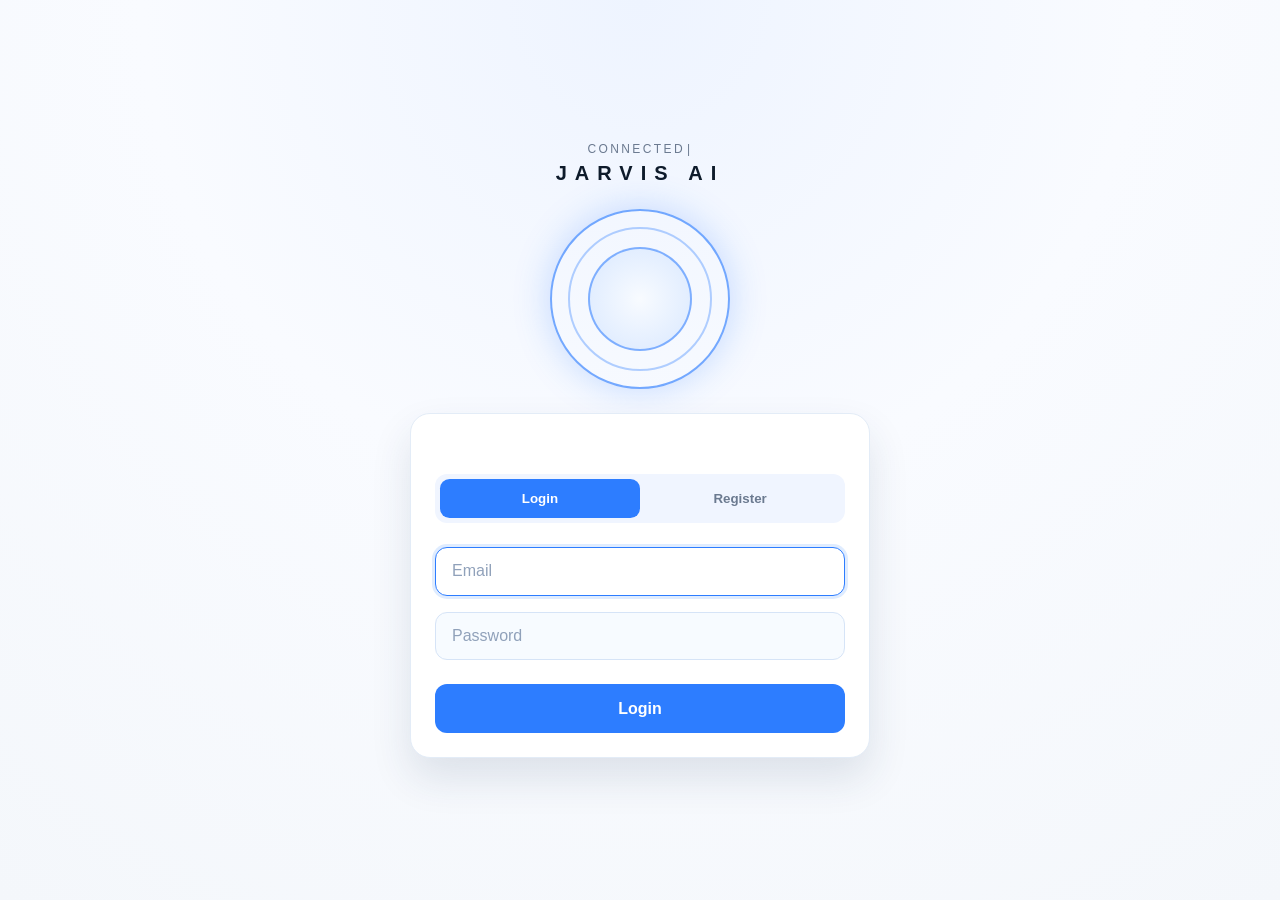
<file: AI_Assistant/ui/login.html>
<!DOCTYPE html>
<html lang="en">
<head>
    <meta charset="UTF-8">
    <meta name="viewport" content="width=device-width, initial-scale=1.0">
    <title>JARVIS AI - Login</title>
    <link rel="stylesheet" href="auth.css">
</head>
<body>
    <div class="page">
        <header class="brand">
            <div class="status">Connected<span class="cursor">|</span></div>
            <h1 class="title">JARVIS AI</h1>
        </header>

        <div class="ring-wrap" aria-hidden="true">
            <div class="ring ring-outer"></div>
            <div class="ring ring-inner"></div>
            <div class="ring ring-core"></div>
        </div>

        <div class="auth-card">
            <div class="form-container">
                <div id="authMessage" class="auth-message" aria-live="polite"></div>
                <div class="form-tabs">
                    <button class="tab-btn active" id="loginTab">Login</button>
                    <button class="tab-btn" id="registerTab">Register</button>
                </div>
                
                <form id="loginForm" class="auth-form active">
                    <div class="input-group">
                        <input type="email" id="loginEmail" placeholder="Email" autocomplete="email" required autofocus>
                    </div>
                    <div class="input-group">
                        <input type="password" id="loginPassword" placeholder="Password" autocomplete="current-password" required>
                    </div>
                    <button type="submit" class="auth-btn">Login</button>
                </form>
                
                <form id="registerForm" class="auth-form">
                    <div class="input-group">
                        <input type="text" id="registerName" placeholder="Full Name" autocomplete="name" required>
                    </div>
                    <div class="input-group">
                        <input type="email" id="registerEmail" placeholder="Email" autocomplete="email" required>
                    </div>
                    <div class="input-group">
                        <input type="password" id="registerPassword" placeholder="Password" autocomplete="new-password" required>
                    </div>
                    <div class="input-group">
                        <input type="password" id="confirmPassword" placeholder="Confirm Password" autocomplete="new-password" required>
                    </div>
                    <button type="submit" class="auth-btn">Register</button>
                </form>
            </div>
        </div>
    </div>
    
    <script src="auth.js"></script>
</body>
</html>
</file>
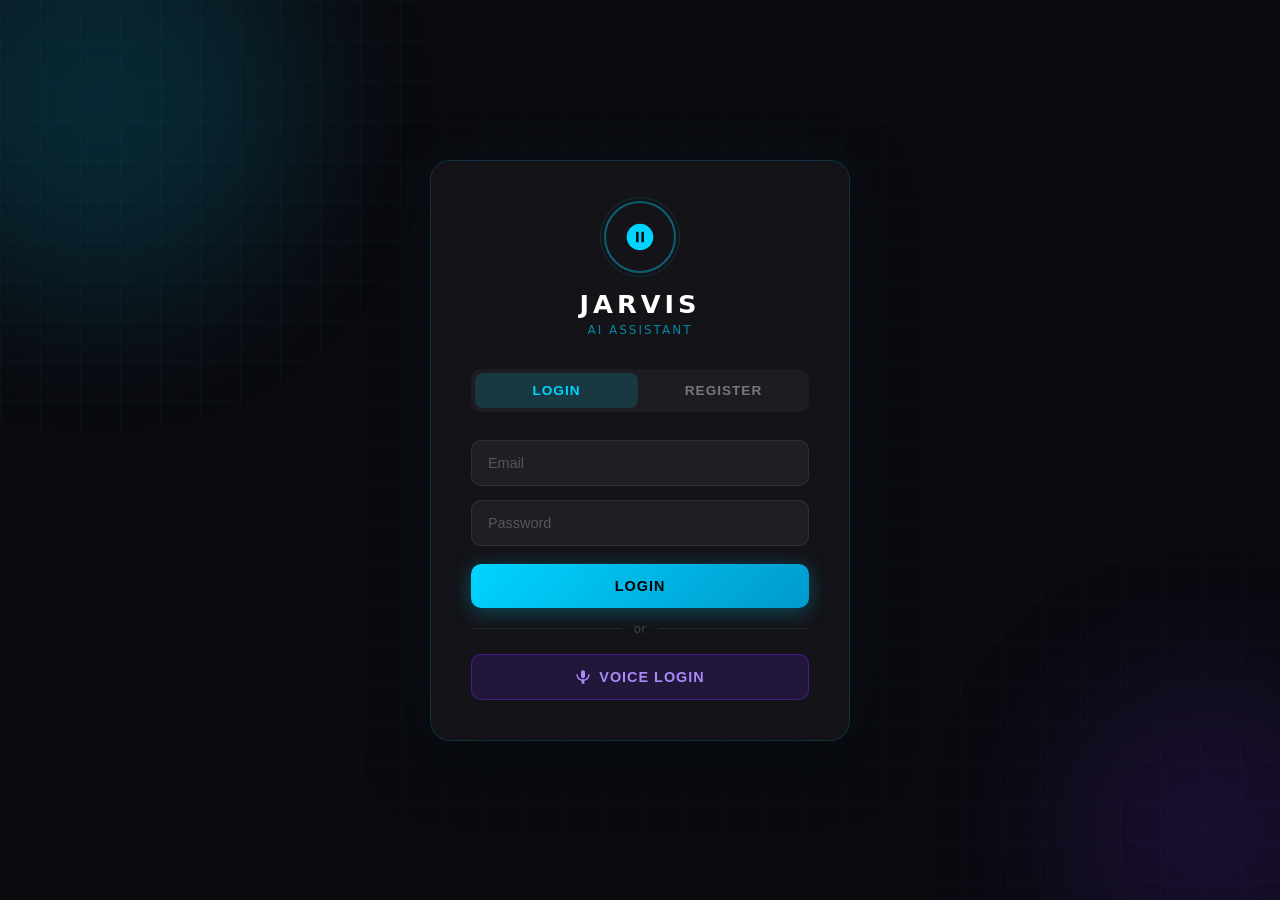
<file: jarvis/ui/static/login.html>
<!DOCTYPE html>
<html lang="en">
<head>
<meta charset="UTF-8">
<meta name="viewport" content="width=device-width, initial-scale=1.0">
<title>JARVIS — Login</title>
<style>
  *, *::before, *::after { box-sizing: border-box; margin: 0; padding: 0; }

  body {
    min-height: 100vh;
    background: #0a0a0f;
    display: flex;
    align-items: center;
    justify-content: center;
    font-family: 'Segoe UI', system-ui, sans-serif;
    color: #e0e0e0;
    overflow: hidden;
  }

  /* Animated background grid */
  body::before {
    content: '';
    position: fixed;
    inset: 0;
    background-image:
      linear-gradient(rgba(0,212,255,0.03) 1px, transparent 1px),
      linear-gradient(90deg, rgba(0,212,255,0.03) 1px, transparent 1px);
    background-size: 40px 40px;
    animation: gridMove 20s linear infinite;
    pointer-events: none;
  }
  @keyframes gridMove { from { transform: translateY(0); } to { transform: translateY(40px); } }

  .orb {
    position: fixed;
    border-radius: 50%;
    filter: blur(80px);
    opacity: 0.15;
    pointer-events: none;
  }
  .orb-1 { width: 400px; height: 400px; background: #00d4ff; top: -100px; left: -100px; animation: float1 8s ease-in-out infinite; }
  .orb-2 { width: 300px; height: 300px; background: #7b2fff; bottom: -80px; right: -80px; animation: float2 10s ease-in-out infinite; }
  @keyframes float1 { 0%,100%{transform:translate(0,0)} 50%{transform:translate(30px,20px)} }
  @keyframes float2 { 0%,100%{transform:translate(0,0)} 50%{transform:translate(-20px,-30px)} }

  .card {
    position: relative;
    width: 100%;
    max-width: 420px;
    background: rgba(255,255,255,0.04);
    border: 1px solid rgba(0,212,255,0.15);
    border-radius: 20px;
    padding: 40px;
    backdrop-filter: blur(20px);
    box-shadow: 0 0 60px rgba(0,212,255,0.05), 0 20px 60px rgba(0,0,0,0.5);
  }

  .logo {
    text-align: center;
    margin-bottom: 32px;
  }
  .logo-ring {
    width: 72px; height: 72px;
    border-radius: 50%;
    border: 2px solid rgba(0,212,255,0.4);
    display: flex; align-items: center; justify-content: center;
    margin: 0 auto 16px;
    position: relative;
    animation: pulse 3s ease-in-out infinite;
  }
  .logo-ring::before {
    content: '';
    position: absolute;
    inset: -6px;
    border-radius: 50%;
    border: 1px solid rgba(0,212,255,0.15);
    animation: pulse 3s ease-in-out infinite 0.5s;
  }
  @keyframes pulse { 0%,100%{box-shadow:0 0 0 0 rgba(0,212,255,0.3)} 50%{box-shadow:0 0 0 12px rgba(0,212,255,0)} }
  .logo-ring svg { width: 32px; height: 32px; fill: #00d4ff; }
  .logo h1 { font-size: 1.6rem; font-weight: 700; letter-spacing: 4px; color: #fff; }
  .logo p { font-size: 0.75rem; color: rgba(0,212,255,0.6); letter-spacing: 2px; margin-top: 4px; }

  .tabs {
    display: flex;
    background: rgba(255,255,255,0.04);
    border-radius: 10px;
    padding: 4px;
    margin-bottom: 28px;
    gap: 4px;
  }
  .tab {
    flex: 1; padding: 10px;
    border: none; border-radius: 8px;
    background: transparent; color: rgba(255,255,255,0.4);
    font-size: 0.85rem; font-weight: 600; letter-spacing: 1px;
    cursor: pointer; transition: all 0.2s;
  }
  .tab.active { background: rgba(0,212,255,0.15); color: #00d4ff; }

  .form { display: none; flex-direction: column; gap: 14px; }
  .form.active { display: flex; }

  .field {
    position: relative;
  }
  .field input {
    width: 100%;
    padding: 14px 16px;
    background: rgba(255,255,255,0.05);
    border: 1px solid rgba(255,255,255,0.08);
    border-radius: 10px;
    color: #fff;
    font-size: 0.9rem;
    outline: none;
    transition: border-color 0.2s, box-shadow 0.2s;
  }
  .field input:focus {
    border-color: rgba(0,212,255,0.5);
    box-shadow: 0 0 0 3px rgba(0,212,255,0.08);
  }
  .field input::placeholder { color: rgba(255,255,255,0.25); }

  .btn {
    padding: 14px;
    border: none; border-radius: 10px;
    font-size: 0.9rem; font-weight: 700; letter-spacing: 1px;
    cursor: pointer; transition: all 0.2s;
    margin-top: 4px;
  }
  .btn-primary {
    background: linear-gradient(135deg, #00d4ff, #0099cc);
    color: #000;
    box-shadow: 0 4px 20px rgba(0,212,255,0.3);
  }
  .btn-primary:hover { transform: translateY(-1px); box-shadow: 0 6px 24px rgba(0,212,255,0.4); }
  .btn-primary:active { transform: translateY(0); }

  .btn-voice {
    background: rgba(123,47,255,0.15);
    border: 1px solid rgba(123,47,255,0.4);
    color: #a78bfa;
    display: flex; align-items: center; justify-content: center; gap: 8px;
  }
  .btn-voice:hover { background: rgba(123,47,255,0.25); }
  .btn-voice.listening { animation: voicePulse 1s ease-in-out infinite; border-color: #7b2fff; }
  @keyframes voicePulse { 0%,100%{box-shadow:0 0 0 0 rgba(123,47,255,0.4)} 50%{box-shadow:0 0 0 8px rgba(123,47,255,0)} }

  .divider {
    display: flex; align-items: center; gap: 12px;
    color: rgba(255,255,255,0.2); font-size: 0.75rem;
  }
  .divider::before, .divider::after {
    content: ''; flex: 1;
    height: 1px; background: rgba(255,255,255,0.08);
  }

  .msg {
    padding: 10px 14px;
    border-radius: 8px;
    font-size: 0.82rem;
    text-align: center;
    display: none;
  }
  .msg.error { background: rgba(255,60,60,0.1); border: 1px solid rgba(255,60,60,0.3); color: #ff6b6b; display: block; }
  .msg.success { background: rgba(0,212,100,0.1); border: 1px solid rgba(0,212,100,0.3); color: #4ade80; display: block; }
  .msg.info { background: rgba(0,212,255,0.08); border: 1px solid rgba(0,212,255,0.2); color: #00d4ff; display: block; }
</style>
</head>
<body>
<div class="orb orb-1"></div>
<div class="orb orb-2"></div>

<div class="card">
  <div class="logo">
    <div class="logo-ring">
      <svg viewBox="0 0 24 24"><path d="M12 2C6.48 2 2 6.48 2 12s4.48 10 10 10 10-4.48 10-10S17.52 2 12 2zm-1 14H9V8h2v8zm4 0h-2V8h2v8z"/></svg>
    </div>
    <h1>JARVIS</h1>
    <p>AI ASSISTANT</p>
  </div>

  <div class="tabs">
    <button class="tab active" id="tabLogin" onclick="switchTab('login')">LOGIN</button>
    <button class="tab" id="tabRegister" onclick="switchTab('register')">REGISTER</button>
  </div>

  <div id="msg" class="msg"></div>

  <!-- Login form -->
  <form class="form active" id="formLogin" onsubmit="submitLogin(event)">
    <div class="field"><input type="email" id="loginEmail" placeholder="Email" required autocomplete="email"></div>
    <div class="field"><input type="password" id="loginPassword" placeholder="Password" required autocomplete="current-password"></div>
    <button type="submit" class="btn btn-primary">LOGIN</button>
    <div class="divider">or</div>
    <button type="button" class="btn btn-voice" id="voiceBtn" onclick="voiceLogin()">
      <svg width="16" height="16" viewBox="0 0 24 24" fill="currentColor"><path d="M12 14c1.66 0 3-1.34 3-3V5c0-1.66-1.34-3-3-3S9 3.34 9 5v6c0 1.66 1.34 3 3 3zm-1 1.93c-3.94-.49-7-3.85-7-7.93H2c0 4.97 3.53 9.11 8 9.9V22h4v-4.07c4.47-.79 8-4.93 8-9.9h-2c0 4.08-3.06 7.44-7 7.93V15h-2v.93z"/></svg>
      VOICE LOGIN
    </button>
  </form>

  <!-- Register form -->
  <form class="form" id="formRegister" onsubmit="submitRegister(event)">
    <div class="field"><input type="text" id="regName" placeholder="Full Name" required autocomplete="name"></div>
    <div class="field"><input type="email" id="regEmail" placeholder="Email" required autocomplete="email"></div>
    <div class="field"><input type="password" id="regPassword" placeholder="Password (min 8 chars)" required autocomplete="new-password"></div>
    <div class="field"><input type="password" id="regConfirm" placeholder="Confirm Password" required autocomplete="new-password"></div>
    <button type="submit" class="btn btn-primary">CREATE ACCOUNT</button>
  </form>
</div>

<script>
function switchTab(tab) {
  document.getElementById('tabLogin').classList.toggle('active', tab === 'login');
  document.getElementById('tabRegister').classList.toggle('active', tab === 'register');
  document.getElementById('formLogin').classList.toggle('active', tab === 'login');
  document.getElementById('formRegister').classList.toggle('active', tab === 'register');
  showMsg('', '');
}

function showMsg(text, type) {
  const el = document.getElementById('msg');
  el.textContent = text;
  el.className = 'msg' + (type ? ' ' + type : '');
}

async function submitLogin(e) {
  e.preventDefault();
  const email = document.getElementById('loginEmail').value;
  const password = document.getElementById('loginPassword').value;
  showMsg('Authenticating...', 'info');
  try {
    const r = await fetch('/auth', {
      method: 'POST',
      headers: {'Content-Type': 'application/json'},
      body: JSON.stringify({action: 'login', email, password})
    });
    const d = await r.json();
    if (d.success) { showMsg('Access granted. Loading...', 'success'); setTimeout(() => location.href = d.redirect || '/', 600); }
    else showMsg(d.message || 'Login failed.', 'error');
  } catch { showMsg('Connection error.', 'error'); }
}

async function submitRegister(e) {
  e.preventDefault();
  const name = document.getElementById('regName').value;
  const email = document.getElementById('regEmail').value;
  const password = document.getElementById('regPassword').value;
  const confirm = document.getElementById('regConfirm').value;
  if (password !== confirm) { showMsg('Passwords do not match.', 'error'); return; }
  showMsg('Creating account...', 'info');
  try {
    const r = await fetch('/auth', {
      method: 'POST',
      headers: {'Content-Type': 'application/json'},
      body: JSON.stringify({action: 'register', name, email, password})
    });
    const d = await r.json();
    if (d.success) { showMsg('Account created! Loading...', 'success'); setTimeout(() => location.href = d.redirect || '/', 600); }
    else showMsg(d.message || 'Registration failed.', 'error');
  } catch { showMsg('Connection error.', 'error'); }
}

async function voiceLogin() {
  const btn = document.getElementById('voiceBtn');
  btn.classList.add('listening');
  btn.textContent = 'Listening...';
  showMsg('Speak now — identifying your voice...', 'info');
  try {
    const r = await fetch('/voice_login', { method: 'POST' });
    const d = await r.json();
    if (d.success) {
      showMsg(`Voice recognized: ${d.user} (${Math.round(d.confidence * 100)}% confidence)`, 'success');
      setTimeout(() => location.href = d.redirect || '/', 800);
    } else {
      showMsg(d.message || 'Voice not recognized.', 'error');
    }
  } catch { showMsg('Voice login error.', 'error'); }
  finally {
    btn.classList.remove('listening');
    btn.innerHTML = '<svg width="16" height="16" viewBox="0 0 24 24" fill="currentColor"><path d="M12 14c1.66 0 3-1.34 3-3V5c0-1.66-1.34-3-3-3S9 3.34 9 5v6c0 1.66 1.34 3 3 3zm-1 1.93c-3.94-.49-7-3.85-7-7.93H2c0 4.97 3.53 9.11 8 9.9V22h4v-4.07c4.47-.79 8-4.93 8-9.9h-2c0 4.08-3.06 7.44-7 7.93V15h-2v.93z"/></svg> VOICE LOGIN';
  }
}
</script>
</body>
</html>
</file>
<file: AI_Assistant/ui/styles.css>
:root {
  --bg: #07111f;
  --bg-2: #0c1729;
  --card: rgba(10, 18, 34, 0.82);
  --card-strong: rgba(15, 26, 46, 0.96);
  --line: rgba(148, 163, 184, 0.16);
  --text: #eef4ff;
  --sub: #9fb0cc;
  --muted: #6f819f;
  --accent: #2dd4bf;
  --accent-2: #60a5fa;
  --accent-3: #f59e0b;
  --danger: #fb7185;
  --shadow: 0 24px 80px rgba(0, 0, 0, 0.35);
}

* {
  box-sizing: border-box;
}

html, body {
  margin: 0;
  min-height: 100%;
}

body {
  font-family: "Aptos", "Segoe UI", "Inter", sans-serif;
  color: var(--text);
  background:
    radial-gradient(circle at top left, rgba(45, 212, 191, 0.14), transparent 28%),
    radial-gradient(circle at top right, rgba(96, 165, 250, 0.16), transparent 30%),
    linear-gradient(135deg, #050b14, #0a1424 56%, #08111f);
  overflow-x: hidden;
}

button, input, select {
  font: inherit;
}

button {
  cursor: pointer;
}

.bg-grid {
  position: fixed;
  inset: 0;
  background-image:
    linear-gradient(rgba(148, 163, 184, 0.05) 1px, transparent 1px),
    linear-gradient(90deg, rgba(148, 163, 184, 0.05) 1px, transparent 1px);
  background-size: 64px 64px;
  mask-image: linear-gradient(to bottom, rgba(0,0,0,0.6), transparent 85%);
  pointer-events: none;
}

.bg-orb {
  position: fixed;
  width: 34rem;
  height: 34rem;
  border-radius: 50%;
  filter: blur(55px);
  opacity: 0.28;
  pointer-events: none;
}

.orb-a {
  top: -10rem;
  left: -8rem;
  background: rgba(45, 212, 191, 0.24);
}

.orb-b {
  right: -10rem;
  bottom: -12rem;
  background: rgba(96, 165, 250, 0.24);
}

.app-shell {
  position: relative;
  z-index: 1;
  width: min(1280px, calc(100vw - 32px));
  margin: 16px auto 28px;
}

.topbar {
  display: flex;
  align-items: center;
  justify-content: space-between;
  gap: 16px;
  padding: 18px 22px;
  border: 1px solid var(--line);
  border-radius: 24px;
  background: rgba(8, 16, 30, 0.84);
  backdrop-filter: blur(20px);
  box-shadow: var(--shadow);
}

.brand {
  display: flex;
  align-items: center;
  gap: 14px;
}

.brand-mark {
  width: 46px;
  height: 46px;
  border-radius: 14px;
  display: grid;
  place-items: center;
  font-weight: 800;
  letter-spacing: 0.08em;
  color: #041019;
  background: linear-gradient(145deg, #8af7e8, #73b9ff);
  box-shadow: 0 0 0 6px rgba(45, 212, 191, 0.08);
}

.brand-title {
  font-size: 1.05rem;
  font-weight: 700;
  letter-spacing: 0.08em;
}

.brand-subtitle {
  margin-top: 4px;
  color: var(--sub);
  font-size: 0.86rem;
}

.status-row {
  display: flex;
  gap: 8px;
  flex-wrap: wrap;
  justify-content: center;
}

.status-chip {
  display: inline-flex;
  align-items: center;
  gap: 8px;
  padding: 9px 12px;
  border-radius: 999px;
  background: rgba(45, 212, 191, 0.12);
  color: #dffcf6;
  border: 1px solid rgba(45, 212, 191, 0.18);
  font-size: 0.78rem;
  transition: background 0.3s ease, color 0.3s ease, border-color 0.3s ease, box-shadow 0.3s ease;
}

.status-chip::before {
  content: '';
  display: block;
  width: 7px;
  height: 7px;
  border-radius: 50%;
  background: var(--accent);
  box-shadow: 0 0 6px var(--accent);
  animation: chipPulse 2.4s ease-in-out infinite;
}

.status-chip.subtle::before {
  background: var(--muted);
  box-shadow: none;
  animation: none;
}

@keyframes chipPulse {
  0%, 100% { opacity: 1; transform: scale(1); }
  50% { opacity: 0.55; transform: scale(0.82); }
}

.status-chip.subtle {
  background: rgba(255, 255, 255, 0.05);
  color: var(--sub);
  border-color: var(--line);
}

.status-chip[data-tone="ok"] {
  background: rgba(45, 212, 191, 0.14);
  color: #dffcf6;
  border-color: rgba(45, 212, 191, 0.28);
}

.status-chip[data-tone="danger"] {
  background: rgba(251, 113, 133, 0.12);
  color: #ffe4e9;
  border-color: rgba(251, 113, 133, 0.28);
}

.status-chip[data-tone="danger"]::before {
  background: var(--danger);
  box-shadow: 0 0 6px var(--danger);
  animation: none;
}

.icon-button {
  border: 1px solid var(--line);
  background: rgba(255, 255, 255, 0.04);
  color: var(--text);
  width: 48px;
  height: 48px;
  border-radius: 16px;
  display: inline-flex;
  align-items: center;
  justify-content: center;
  gap: 4px;
}

.icon-button span {
  display: block;
  width: 18px;
  height: 2px;
  background: var(--text);
  border-radius: 999px;
}

.icon-button.small {
  width: 36px;
  height: 36px;
  border-radius: 12px;
}

.icon-button:hover,
.ghost-button:hover,
.tiny-button:hover,
.module-tab:hover,
.drawer-list button:hover {
  transform: translateY(-2px);
  box-shadow: 0 6px 18px rgba(0,0,0,0.22);
}

.primary-button:hover {
  transform: translateY(-2px);
  box-shadow: 0 8px 24px rgba(45,212,191,0.28);
  filter: brightness(1.08);
}

.primary-button:active,
.ghost-button:active,
.tiny-button:active,
.chip:active {
  transform: translateY(0) scale(0.97);
  transition-duration: 0.1s;
}

.main-grid {
  display: grid;
  gap: 18px;
  margin-top: 18px;
}

.hero-card,
.workspace,
.module-tabs {
  border: 1px solid var(--line);
  background: var(--card);
  backdrop-filter: blur(20px);
  box-shadow: var(--shadow);
}

.hero-card {
  display: grid;
  grid-template-columns: 1.35fr 0.85fr;
  gap: 18px;
  align-items: stretch;
  padding: 22px;
  border-radius: 28px;
}

.eyebrow,
.panel-kicker {
  margin: 0 0 8px;
  color: var(--accent);
  text-transform: uppercase;
  letter-spacing: 0.18em;
  font-size: 0.74rem;
  font-weight: 700;
}

.hero-copy h1,
.panel-head h2 {
  margin: 0;
  line-height: 1.05;
}

.hero-copy h1 {
  font-size: clamp(2rem, 3vw, 3.3rem);
  max-width: 13ch;
}

.hero-text {
  margin: 14px 0 0;
  max-width: 68ch;
  color: var(--sub);
  line-height: 1.65;
}

.hero-actions,
.button-row,
.vision-actions {
  display: flex;
  flex-wrap: wrap;
  gap: 10px;
}

.primary-button,
.ghost-button,
.tiny-button,
.chip,
.module-tab,
.drawer-list button {
  border: 1px solid transparent;
  transition: transform 0.25s cubic-bezier(0.34,1.56,0.64,1), background 0.22s ease, border-color 0.22s ease, color 0.22s ease, box-shadow 0.25s ease, filter 0.2s ease;
}

.primary-button,
.ghost-button,
.tiny-button,
.chip {
  border-radius: 14px;
  padding: 11px 16px;
}

.primary-button {
  background: linear-gradient(145deg, #34d399, #38bdf8);
  color: #03101c;
  border-color: rgba(255,255,255,0.08);
  font-weight: 800;
}

.ghost-button,
.tiny-button,
.chip,
.module-tab,
.drawer-list button {
  background: rgba(255, 255, 255, 0.05);
  color: var(--text);
  border-color: var(--line);
}

.tiny-button {
  padding: 9px 12px;
}

.hero-panel {
  position: relative;
  display: grid;
  place-items: center;
  gap: 16px;
  padding: 18px;
  border-radius: 24px;
  background: linear-gradient(180deg, rgba(15, 23, 42, 0.9), rgba(12, 18, 32, 0.92));
  border: 1px solid rgba(96, 165, 250, 0.15);
}

.pulse-ring {
  position: relative;
  width: min(280px, 100%);
  aspect-ratio: 1;
  border-radius: 50%;
  border: 1px solid rgba(45, 212, 191, 0.24);
  background:
    radial-gradient(circle, rgba(45, 212, 191, 0.26) 0%, rgba(45, 212, 191, 0.06) 34%, transparent 62%),
    radial-gradient(circle at 50% 50%, rgba(96, 165, 250, 0.18), rgba(96, 165, 250, 0.02) 55%, transparent 70%);
  box-shadow:
    inset 0 0 0 18px rgba(255,255,255,0.01),
    0 0 60px rgba(45, 212, 191, 0.18);
  animation: floatPulse 6s ease-in-out infinite;
}

.pulse-core {
  position: absolute;
  inset: 30%;
  border-radius: 50%;
  background: radial-gradient(circle, #ecfeff, #2dd4bf 60%, #0f172a 100%);
  box-shadow: 0 0 40px rgba(45, 212, 191, 0.5);
}

.hero-metrics {
  display: grid;
  grid-template-columns: repeat(3, minmax(0, 1fr));
  gap: 10px;
  width: 100%;
}

.hero-metrics div {
  padding: 12px;
  border-radius: 16px;
  background: rgba(255, 255, 255, 0.04);
  border: 1px solid var(--line);
}

.metric-label {
  display: block;
  font-size: 0.74rem;
  text-transform: uppercase;
  letter-spacing: 0.08em;
  color: var(--muted);
  margin-bottom: 6px;
}

.module-tabs {
  display: flex;
  gap: 10px;
  padding: 12px;
  border-radius: 22px;
  overflow-x: auto;
  scrollbar-width: none;
}

.module-tabs::-webkit-scrollbar {
  display: none;
}

.module-tab {
  padding: 11px 16px;
  border-radius: 999px;
  white-space: nowrap;
  font-weight: 700;
}

.module-tab.active {
  background: linear-gradient(145deg, rgba(45, 212, 191, 0.16), rgba(96, 165, 250, 0.18));
  color: #ffffff;
  border-color: rgba(45, 212, 191, 0.32);
}

.workspace {
  margin-top: 18px;
  border-radius: 30px;
  padding: 18px;
}

.panel {
  display: none;
  padding: 4px;
}

.panel.active {
  display: block;
  animation: panelSlideIn 0.42s cubic-bezier(0.22, 1, 0.36, 1) both;
}

.panel-head {
  display: flex;
  align-items: flex-start;
  justify-content: space-between;
  gap: 14px;
  margin-bottom: 16px;
}

.panel-head h2 {
  font-size: clamp(1.25rem, 2vw, 1.8rem);
}

.panel-hint {
  color: var(--sub);
  font-size: 0.85rem;
  padding-top: 6px;
  text-align: right;
}

.chat-log {
  min-height: 280px;
  max-height: 44vh;
  overflow-y: auto;
  padding-right: 8px;
  display: grid;
  gap: 14px;
  scroll-behavior: smooth;
  scrollbar-width: thin;
  scrollbar-color: rgba(45,212,191,0.2) transparent;
}

.chat-log::-webkit-scrollbar {
  width: 4px;
}

.chat-log::-webkit-scrollbar-thumb {
  background: rgba(45,212,191,0.22);
  border-radius: 4px;
}

/* Typing indicator (three bouncing dots) */
.typing-indicator .bubble {
  display: flex;
  align-items: center;
  gap: 5px;
  padding: 12px 16px;
  animation: bubbleWobbleIn 0.4s cubic-bezier(0.34,1.8,0.64,1) both;
}

.typing-dot {
  width: 7px;
  height: 7px;
  border-radius: 50%;
  background: var(--accent);
  animation: typingBounce 1.2s ease-in-out infinite;
}

.typing-dot:nth-child(2) { animation-delay: 0.18s; }
.typing-dot:nth-child(3) { animation-delay: 0.36s; }

@keyframes typingBounce {
  0%, 60%, 100% { transform: translateY(0) scale(1); opacity: 0.5; }
  30%           { transform: translateY(-7px) scale(1.15); opacity: 1; }
}

.message {
  display: flex;
  gap: 10px;
  align-items: flex-start;
  animation: messageRowIn 0.32s cubic-bezier(0.22, 1, 0.36, 1) both;
}

.message.ai {
  justify-content: flex-start;
}

.message.user {
  justify-content: flex-end;
  animation: messageRowInUser 0.32s cubic-bezier(0.22, 1, 0.36, 1) both;
}

.message.user .avatar {
  order: 2;
  background: rgba(251, 113, 133, 0.2);
}

.message.user .bubble {
  background: rgba(251, 113, 133, 0.12);
}

.avatar {
  width: 38px;
  height: 38px;
  border-radius: 13px;
  display: grid;
  place-items: center;
  font-size: 0.77rem;
  font-weight: 800;
  background: rgba(45, 212, 191, 0.18);
  border: 1px solid rgba(45, 212, 191, 0.2);
  flex-shrink: 0;
  animation: avatarBounce 0.5s cubic-bezier(0.34,1.8,0.64,1) both;
  transition: transform 0.2s ease;
}

.avatar:hover {
  transform: rotate(-8deg) scale(1.12);
}

@keyframes avatarBounce {
  0%   { transform: scale(0) rotate(-20deg); opacity:0; }
  60%  { transform: scale(1.2) rotate(8deg); opacity:1; }
  80%  { transform: scale(0.92) rotate(-4deg); }
  100% { transform: scale(1) rotate(0deg); }
}

.bubble {
  max-width: min(680px, 80%);
  padding: 14px 16px;
  border-radius: 22px 22px 22px 4px;
  background: rgba(255, 255, 255, 0.07);
  border: 1px solid var(--line);
  color: var(--text);
  line-height: 1.6;
  transform-origin: bottom left;
  animation: bubbleWobbleIn 0.55s cubic-bezier(0.34, 1.8, 0.64, 1) both;
  backdrop-filter: blur(10px);
  transition: background 0.2s ease, border-color 0.2s ease, transform 0.15s ease;
  position: relative;
  word-break: break-word;
}

.bubble:hover {
  transform: scale(1.013) rotate(-0.4deg);
}

.message.user .bubble {
  border-radius: 22px 22px 4px 22px;
  transform-origin: bottom right;
  animation: bubbleWobbleInUser 0.5s cubic-bezier(0.34, 1.7, 0.64, 1) both;
  background: rgba(251, 113, 133, 0.14);
}

.message.user .bubble:hover {
  transform: scale(1.013) rotate(0.4deg);
}

/* Emoji reaction row under each bubble */
.bubble-reactions {
  display: flex;
  gap: 4px;
  margin-top: 6px;
  flex-wrap: wrap;
  opacity: 0;
  transform: translateY(4px);
  transition: opacity 0.22s ease, transform 0.22s ease;
}

.message:hover .bubble-reactions {
  opacity: 1;
  transform: translateY(0);
}

.reaction-btn {
  font-size: 1rem;
  background: rgba(255,255,255,0.07);
  border: 1px solid rgba(255,255,255,0.12);
  border-radius: 999px;
  padding: 3px 8px;
  cursor: pointer;
  transition: transform 0.2s cubic-bezier(0.34,1.8,0.64,1), background 0.15s ease;
  line-height: 1.4;
  color: var(--text);
}

.reaction-btn:hover {
  transform: scale(1.3) rotate(-8deg);
  background: rgba(255,255,255,0.14);
}

.reaction-btn:active {
  transform: scale(0.9);
}

.reaction-btn.reacted {
  background: rgba(45, 212, 191, 0.18);
  border-color: rgba(45, 212, 191, 0.35);
  animation: reactionPop 0.4s cubic-bezier(0.34,1.8,0.64,1);
}

.quick-chips {
  display: flex;
  flex-wrap: wrap;
  gap: 8px;
  margin: 14px 0;
}

.chip {
  padding: 9px 13px;
  font-size: 0.88rem;
  transition: transform 0.25s cubic-bezier(0.34,1.8,0.64,1), background 0.2s ease, border-color 0.2s ease, box-shadow 0.2s ease;
}

.chip:hover {
  transform: translateY(-3px) rotate(-1.5deg) scale(1.06);
  background: rgba(45, 212, 191, 0.12);
  border-color: rgba(45, 212, 191, 0.3);
  box-shadow: 0 6px 16px rgba(45,212,191,0.18);
}

.chip:active {
  transform: scale(0.93) rotate(0deg);
  transition-duration: 0.1s;
}

.composer,
.stack {
  display: grid;
  grid-template-columns: repeat(3, minmax(0, 1fr));
  gap: 12px;
}

.composer {
  grid-template-columns: 1fr auto auto;
  margin-top: 10px;
  gap: 8px;
}

.emoji-toggle-btn {
  padding: 11px 13px;
  font-size: 1.1rem;
  border-radius: 14px;
  line-height: 1;
  transition: transform 0.3s cubic-bezier(0.34,1.8,0.64,1), background 0.2s ease;
}

.emoji-toggle-btn:hover {
  transform: rotate(-15deg) scale(1.18);
  background: rgba(45,212,191,0.12);
}

.emoji-toggle-btn.active {
  transform: rotate(20deg) scale(1.1);
  background: rgba(45,212,191,0.16);
  border-color: rgba(45,212,191,0.3);
}

/* Emoji quick-bar */
.emoji-bar {
  display: none;
  flex-wrap: wrap;
  gap: 6px;
  margin-bottom: 8px;
  padding: 10px 12px;
  border-radius: 16px;
  background: rgba(255,255,255,0.04);
  border: 1px solid var(--line);
  animation: emojiBarSlide 0.35s cubic-bezier(0.34,1.56,0.64,1) both;
}

.emoji-bar.open {
  display: flex;
}

@keyframes emojiBarSlide {
  from { opacity:0; transform:translateY(-8px) scale(0.95); }
  to   { opacity:1; transform:none; }
}

.emoji-btn {
  font-size: 1.3rem;
  background: none;
  border: 1px solid transparent;
  border-radius: 10px;
  padding: 4px 6px;
  cursor: pointer;
  line-height: 1.3;
  transition: transform 0.22s cubic-bezier(0.34,1.8,0.64,1), background 0.15s ease;
  color: inherit;
}

.emoji-btn:hover {
  transform: scale(1.45) rotate(-8deg) translateY(-3px);
  background: rgba(255,255,255,0.08);
}

.emoji-btn:active {
  transform: scale(0.88);
  transition-duration: 0.08s;
}

/* Typing indicator */
.typing-indicator .bubble {
  display: flex;
  align-items: center;
  gap: 5px;
  padding: 12px 18px;
  min-width: 56px;
}

.typing-dot {
  width: 7px;
  height: 7px;
  border-radius: 50%;
  background: var(--accent);
  animation: typingBounce 1.2s ease-in-out infinite;
  flex-shrink: 0;
}

.typing-dot:nth-child(2) { animation-delay: 0.18s; }
.typing-dot:nth-child(3) { animation-delay: 0.36s; }

@keyframes typingBounce {
  0%, 60%, 100% { transform: translateY(0) scale(1);    opacity: 0.45; }
  30%           { transform: translateY(-8px) scale(1.2); opacity: 1; }
}

.composer input,
.field input,
.field select,
.tool-card input {
  width: 100%;
  min-width: 0;
  border: 1px solid var(--line);
  border-radius: 14px;
  background: rgba(4, 10, 20, 0.62);
  color: var(--text);
  padding: 13px 14px;
  outline: none;
}

.field {
  display: grid;
  gap: 8px;
  color: var(--sub);
  font-size: 0.85rem;
}

.field.compact {
  max-width: 150px;
}

.field span {
  color: var(--sub);
}

.panel-output,
.tool-note {
  margin-top: 14px;
  padding: 14px 16px;
  border-radius: 18px;
  border: 1px solid var(--line);
  background: rgba(255, 255, 255, 0.04);
  color: var(--sub);
  line-height: 1.65;
  min-height: 56px;
  white-space: pre-wrap;
}

.vision-preview {
  position: relative;
  border-radius: 22px;
  overflow: hidden;
  border: 1px solid rgba(96, 165, 250, 0.2);
  min-height: 240px;
  background: radial-gradient(circle at top, rgba(45, 212, 191, 0.18), rgba(4, 10, 20, 0.94));
}

.vision-preview video {
  width: 100%;
  height: 100%;
  min-height: 240px;
  object-fit: cover;
  display: block;
}

.vision-badge {
  position: absolute;
  top: 12px;
  left: 12px;
  padding: 8px 12px;
  border-radius: 999px;
  background: rgba(4, 10, 20, 0.78);
  border: 1px solid var(--line);
  font-size: 0.78rem;
}

.hidden {
  display: none;
}

.vision-actions {
  margin-top: 12px;
}

.toggle-row {
  display: flex;
  align-items: center;
  gap: 10px;
  margin-top: 12px;
  color: var(--sub);
  font-size: 0.88rem;
}

.showtime-row {
  display: flex;
  flex-wrap: wrap;
  gap: 8px;
  margin-top: 14px;
}

.showtime-row .showtime {
  border-radius: 999px;
  padding: 9px 12px;
  border: 1px solid var(--line);
  background: rgba(255, 255, 255, 0.04);
  color: var(--text);
}

.tool-grid {
  display: grid;
  grid-template-columns: repeat(2, minmax(0, 1fr));
  gap: 14px;
}

.tool-card {
  padding: 16px;
  border-radius: 22px;
  border: 1px solid var(--line);
  background: rgba(255, 255, 255, 0.04);
}

.tool-card h3 {
  margin: 0 0 12px;
  font-size: 1rem;
}

.tool-card input + input {
  margin-top: 10px;
}

.drawer {
  position: fixed;
  right: -320px;
  top: 0;
  width: min(320px, 88vw);
  height: 100vh;
  z-index: 30;
  background: rgba(7, 17, 31, 0.97);
  border-left: 1px solid var(--line);
  box-shadow: -28px 0 72px rgba(0, 0, 0, 0.3);
  padding: 18px;
  transition: right 0.36s cubic-bezier(0.22, 1, 0.36, 1);
  backdrop-filter: blur(24px);
}

.drawer.open {
  right: 0;
}

.drawer-list button {
  transition: background 0.18s ease, transform 0.22s cubic-bezier(0.34,1.56,0.64,1), color 0.18s ease;
}

.drawer.open .drawer-list button {
  animation: drawerItemIn 0.35s cubic-bezier(0.22,1,0.36,1) both;
}

.drawer.open .drawer-list button:nth-child(1) { animation-delay: 0.04s; }
.drawer.open .drawer-list button:nth-child(2) { animation-delay: 0.07s; }
.drawer.open .drawer-list button:nth-child(3) { animation-delay: 0.10s; }
.drawer.open .drawer-list button:nth-child(4) { animation-delay: 0.13s; }
.drawer.open .drawer-list button:nth-child(5) { animation-delay: 0.16s; }
.drawer.open .drawer-list button:nth-child(6) { animation-delay: 0.19s; }

@keyframes drawerItemIn {
  from { opacity: 0; transform: translateX(16px); }
  to   { opacity: 1; transform: translateX(0); }
}

.drawer-head {
  display: flex;
  align-items: center;
  justify-content: space-between;
  margin-bottom: 18px;
}

.drawer-list {
  display: grid;
  gap: 10px;
}

.drawer-list button {
  text-align: left;
  padding: 14px 16px;
  border-radius: 16px;
}

.drawer-backdrop {
  position: fixed;
  inset: 0;
  background: rgba(2, 6, 23, 0.5);
  opacity: 0;
  pointer-events: none;
  transition: opacity 0.36s cubic-bezier(0.22, 1, 0.36, 1);
  z-index: 20;
  backdrop-filter: blur(0px);
}

.drawer-backdrop.open {
  opacity: 1;
  pointer-events: auto;
  backdrop-filter: blur(3px);
}

@keyframes floatPulse {
  0%, 100% { transform: translateY(0) scale(1); }
  50% { transform: translateY(-4px) scale(1.015); }
}

@keyframes panelSlideIn {
  from {
    opacity: 0;
    transform: translateY(18px) scale(0.978);
    filter: blur(2px);
  }
  to {
    opacity: 1;
    transform: translateY(0) scale(1);
    filter: blur(0);
  }
}

@keyframes bubbleWobbleIn {
  0%   { opacity:0; transform: translateY(18px) scale(0.6) rotate(-4deg); }
  45%  { opacity:1; transform: translateY(-6px) scale(1.08) rotate(2deg); }
  65%  { transform: translateY(3px) scale(0.97) rotate(-1deg); }
  80%  { transform: translateY(-2px) scale(1.02) rotate(0.5deg); }
  100% { transform: translateY(0) scale(1) rotate(0deg); }
}

@keyframes bubbleWobbleInUser {
  0%   { opacity:0; transform: translateY(18px) scale(0.6) rotate(4deg); }
  45%  { opacity:1; transform: translateY(-6px) scale(1.08) rotate(-2deg); }
  65%  { transform: translateY(3px) scale(0.97) rotate(1deg); }
  80%  { transform: translateY(-2px) scale(1.02) rotate(-0.5deg); }
  100% { transform: translateY(0) scale(1) rotate(0deg); }
}

@keyframes messageRowIn {
  0%   { opacity:0; transform: translateX(-20px) scale(0.92); }
  60%  { transform: translateX(4px) scale(1.01); }
  100% { opacity:1; transform: translateX(0) scale(1); }
}

@keyframes messageRowInUser {
  0%   { opacity:0; transform: translateX(20px) scale(0.92); }
  60%  { transform: translateX(-4px) scale(1.01); }
  100% { opacity:1; transform: translateX(0) scale(1); }
}

@keyframes reactionPop {
  0%   { transform: scale(1); }
  40%  { transform: scale(1.5) rotate(-12deg); }
  70%  { transform: scale(0.9) rotate(6deg); }
  100% { transform: scale(1) rotate(0deg); }
}

@media (max-width: 1100px) {
  .hero-card,
  .tool-grid {
    grid-template-columns: 1fr;
  }

  .composer,
  .stack {
    grid-template-columns: 1fr;
  }

  .field.compact {
    max-width: none;
  }
}

@media (max-width: 760px) {
  .app-shell {
    width: min(100vw - 18px, 1280px);
    margin: 8px auto 22px;
  }

  .topbar {
    padding: 14px 16px;
    border-radius: 20px;
  }

  .status-row {
    display: none;
  }

  .hero-card,
  .workspace {
    padding: 16px;
    border-radius: 22px;
  }

  .module-tabs {
    padding: 10px;
  }

  .panel-head {
    flex-direction: column;
    align-items: flex-start;
  }

  .panel-hint {
    text-align: left;
  }

  .bubble {
    max-width: 100%;
  }
}
</file>
<file: ai_staging/AI_Assistant/ui/styles.css>
:root {
  --bg: #07111f;
  --bg-2: #0c1729;
  --card: rgba(10, 18, 34, 0.82);
  --card-strong: rgba(15, 26, 46, 0.96);
  --line: rgba(148, 163, 184, 0.16);
  --text: #eef4ff;
  --sub: #9fb0cc;
  --muted: #6f819f;
  --accent: #2dd4bf;
  --accent-2: #60a5fa;
  --accent-3: #f59e0b;
  --danger: #fb7185;
  --shadow: 0 24px 80px rgba(0, 0, 0, 0.35);
}

* {
  box-sizing: border-box;
}

html, body {
  margin: 0;
  min-height: 100%;
}

body {
  font-family: "Aptos", "Segoe UI", "Inter", sans-serif;
  color: var(--text);
  background:
    radial-gradient(circle at top left, rgba(45, 212, 191, 0.14), transparent 28%),
    radial-gradient(circle at top right, rgba(96, 165, 250, 0.16), transparent 30%),
    linear-gradient(135deg, #050b14, #0a1424 56%, #08111f);
  overflow-x: hidden;
}

button, input, select {
  font: inherit;
}

button {
  cursor: pointer;
}

.bg-grid {
  position: fixed;
  inset: 0;
  background-image:
    linear-gradient(rgba(148, 163, 184, 0.05) 1px, transparent 1px),
    linear-gradient(90deg, rgba(148, 163, 184, 0.05) 1px, transparent 1px);
  background-size: 64px 64px;
  mask-image: linear-gradient(to bottom, rgba(0,0,0,0.6), transparent 85%);
  pointer-events: none;
}

.bg-orb {
  position: fixed;
  width: 34rem;
  height: 34rem;
  border-radius: 50%;
  filter: blur(55px);
  opacity: 0.28;
  pointer-events: none;
}

.orb-a {
  top: -10rem;
  left: -8rem;
  background: rgba(45, 212, 191, 0.24);
}

.orb-b {
  right: -10rem;
  bottom: -12rem;
  background: rgba(96, 165, 250, 0.24);
}

.app-shell {
  position: relative;
  z-index: 1;
  width: min(1280px, calc(100vw - 32px));
  margin: 16px auto 28px;
}

.topbar {
  display: flex;
  align-items: center;
  justify-content: space-between;
  gap: 16px;
  padding: 18px 22px;
  border: 1px solid var(--line);
  border-radius: 24px;
  background: rgba(8, 16, 30, 0.84);
  backdrop-filter: blur(20px);
  box-shadow: var(--shadow);
}

.brand {
  display: flex;
  align-items: center;
  gap: 14px;
}

.brand-mark {
  width: 46px;
  height: 46px;
  border-radius: 14px;
  display: grid;
  place-items: center;
  font-weight: 800;
  letter-spacing: 0.08em;
  color: #041019;
  background: linear-gradient(145deg, #8af7e8, #73b9ff);
  box-shadow: 0 0 0 6px rgba(45, 212, 191, 0.08);
}

.brand-title {
  font-size: 1.05rem;
  font-weight: 700;
  letter-spacing: 0.08em;
}

.brand-subtitle {
  margin-top: 4px;
  color: var(--sub);
  font-size: 0.86rem;
}

.status-row {
  display: flex;
  gap: 8px;
  flex-wrap: wrap;
  justify-content: center;
}

.status-chip {
  display: inline-flex;
  align-items: center;
  gap: 8px;
  padding: 9px 12px;
  border-radius: 999px;
  background: rgba(45, 212, 191, 0.12);
  color: #dffcf6;
  border: 1px solid rgba(45, 212, 191, 0.18);
  font-size: 0.78rem;
}

.status-chip.subtle {
  background: rgba(255, 255, 255, 0.05);
  color: var(--sub);
  border-color: var(--line);
}

.icon-button {
  border: 1px solid var(--line);
  background: rgba(255, 255, 255, 0.04);
  color: var(--text);
  width: 48px;
  height: 48px;
  border-radius: 16px;
  display: inline-flex;
  align-items: center;
  justify-content: center;
  gap: 4px;
}

.icon-button span {
  display: block;
  width: 18px;
  height: 2px;
  background: var(--text);
  border-radius: 999px;
}

.icon-button.small {
  width: 36px;
  height: 36px;
  border-radius: 12px;
}

.icon-button:hover,
.ghost-button:hover,
.tiny-button:hover,
.module-tab:hover,
.drawer-list button:hover {
  transform: translateY(-1px);
}

.main-grid {
  display: grid;
  gap: 18px;
  margin-top: 18px;
}

.hero-card,
.workspace,
.module-tabs {
  border: 1px solid var(--line);
  background: var(--card);
  backdrop-filter: blur(20px);
  box-shadow: var(--shadow);
}

.hero-card {
  display: grid;
  grid-template-columns: 1.35fr 0.85fr;
  gap: 18px;
  align-items: stretch;
  padding: 22px;
  border-radius: 28px;
}

.eyebrow,
.panel-kicker {
  margin: 0 0 8px;
  color: var(--accent);
  text-transform: uppercase;
  letter-spacing: 0.18em;
  font-size: 0.74rem;
  font-weight: 700;
}

.hero-copy h1,
.panel-head h2 {
  margin: 0;
  line-height: 1.05;
}

.hero-copy h1 {
  font-size: clamp(2rem, 3vw, 3.3rem);
  max-width: 13ch;
}

.hero-text {
  margin: 14px 0 0;
  max-width: 68ch;
  color: var(--sub);
  line-height: 1.65;
}

.hero-actions,
.button-row,
.vision-actions {
  display: flex;
  flex-wrap: wrap;
  gap: 10px;
}

.primary-button,
.ghost-button,
.tiny-button,
.chip,
.module-tab,
.drawer-list button {
  border: 1px solid transparent;
  transition: transform 0.2s ease, background 0.2s ease, border-color 0.2s ease, color 0.2s ease;
}

.primary-button,
.ghost-button,
.tiny-button,
.chip {
  border-radius: 14px;
  padding: 11px 16px;
}

.primary-button {
  background: linear-gradient(145deg, #34d399, #38bdf8);
  color: #03101c;
  border-color: rgba(255,255,255,0.08);
  font-weight: 800;
}

.ghost-button,
.tiny-button,
.chip,
.module-tab,
.drawer-list button {
  background: rgba(255, 255, 255, 0.05);
  color: var(--text);
  border-color: var(--line);
}

.tiny-button {
  padding: 9px 12px;
}

.hero-panel {
  position: relative;
  display: grid;
  place-items: center;
  gap: 16px;
  padding: 18px;
  border-radius: 24px;
  background: linear-gradient(180deg, rgba(15, 23, 42, 0.9), rgba(12, 18, 32, 0.92));
  border: 1px solid rgba(96, 165, 250, 0.15);
}

.pulse-ring {
  position: relative;
  width: min(280px, 100%);
  aspect-ratio: 1;
  border-radius: 50%;
  border: 1px solid rgba(45, 212, 191, 0.24);
  background:
    radial-gradient(circle, rgba(45, 212, 191, 0.26) 0%, rgba(45, 212, 191, 0.06) 34%, transparent 62%),
    radial-gradient(circle at 50% 50%, rgba(96, 165, 250, 0.18), rgba(96, 165, 250, 0.02) 55%, transparent 70%);
  box-shadow:
    inset 0 0 0 18px rgba(255,255,255,0.01),
    0 0 60px rgba(45, 212, 191, 0.18);
  animation: floatPulse 6s ease-in-out infinite;
}

.pulse-core {
  position: absolute;
  inset: 30%;
  border-radius: 50%;
  background: radial-gradient(circle, #ecfeff, #2dd4bf 60%, #0f172a 100%);
  box-shadow: 0 0 40px rgba(45, 212, 191, 0.5);
}

.hero-metrics {
  display: grid;
  grid-template-columns: repeat(3, minmax(0, 1fr));
  gap: 10px;
  width: 100%;
}

.hero-metrics div {
  padding: 12px;
  border-radius: 16px;
  background: rgba(255, 255, 255, 0.04);
  border: 1px solid var(--line);
}

.metric-label {
  display: block;
  font-size: 0.74rem;
  text-transform: uppercase;
  letter-spacing: 0.08em;
  color: var(--muted);
  margin-bottom: 6px;
}

.module-tabs {
  display: flex;
  gap: 10px;
  padding: 12px;
  border-radius: 22px;
  overflow-x: auto;
  scrollbar-width: none;
}

.module-tabs::-webkit-scrollbar {
  display: none;
}

.module-tab {
  padding: 11px 16px;
  border-radius: 999px;
  white-space: nowrap;
  font-weight: 700;
}

.module-tab.active {
  background: linear-gradient(145deg, rgba(45, 212, 191, 0.16), rgba(96, 165, 250, 0.18));
  color: #ffffff;
  border-color: rgba(45, 212, 191, 0.32);
}

.workspace {
  margin-top: 18px;
  border-radius: 30px;
  padding: 18px;
}

.panel {
  display: none;
  padding: 4px;
  animation: panelFade 0.3s ease;
}

.panel.active {
  display: block;
}

.panel-head {
  display: flex;
  align-items: flex-start;
  justify-content: space-between;
  gap: 14px;
  margin-bottom: 16px;
}

.panel-head h2 {
  font-size: clamp(1.25rem, 2vw, 1.8rem);
}

.panel-hint {
  color: var(--sub);
  font-size: 0.85rem;
  padding-top: 6px;
  text-align: right;
}

.chat-log {
  min-height: 280px;
  max-height: 44vh;
  overflow-y: auto;
  padding-right: 6px;
  display: grid;
  gap: 12px;
}

.message {
  display: flex;
  gap: 10px;
  align-items: flex-start;
}

.message.ai {
  justify-content: flex-start;
}

.message.user {
  justify-content: flex-end;
}

.message.user .avatar {
  order: 2;
  background: rgba(251, 113, 133, 0.2);
}

.message.user .bubble {
  background: rgba(251, 113, 133, 0.12);
}

.avatar {
  width: 38px;
  height: 38px;
  border-radius: 13px;
  display: grid;
  place-items: center;
  font-size: 0.77rem;
  font-weight: 800;
  background: rgba(45, 212, 191, 0.18);
  border: 1px solid rgba(45, 212, 191, 0.2);
}

.bubble {
  max-width: min(680px, 80%);
  padding: 14px 16px;
  border-radius: 18px;
  background: rgba(255, 255, 255, 0.06);
  border: 1px solid var(--line);
  color: var(--text);
  line-height: 1.55;
}

.quick-chips {
  display: flex;
  flex-wrap: wrap;
  gap: 8px;
  margin: 14px 0;
}

.chip {
  padding: 9px 13px;
  font-size: 0.88rem;
}

.composer,
.stack {
  display: grid;
  grid-template-columns: repeat(3, minmax(0, 1fr));
  gap: 12px;
}

.composer {
  grid-template-columns: 1fr auto;
  margin-top: 10px;
}

.composer input,
.field input,
.field select,
.tool-card input {
  width: 100%;
  min-width: 0;
  border: 1px solid var(--line);
  border-radius: 14px;
  background: rgba(4, 10, 20, 0.62);
  color: var(--text);
  padding: 13px 14px;
  outline: none;
}

.field {
  display: grid;
  gap: 8px;
  color: var(--sub);
  font-size: 0.85rem;
}

.field.compact {
  max-width: 150px;
}

.field span {
  color: var(--sub);
}

.panel-output,
.tool-note {
  margin-top: 14px;
  padding: 14px 16px;
  border-radius: 18px;
  border: 1px solid var(--line);
  background: rgba(255, 255, 255, 0.04);
  color: var(--sub);
  line-height: 1.65;
  min-height: 56px;
  white-space: pre-wrap;
}

.vision-preview {
  position: relative;
  border-radius: 22px;
  overflow: hidden;
  border: 1px solid rgba(96, 165, 250, 0.2);
  min-height: 240px;
  background: radial-gradient(circle at top, rgba(45, 212, 191, 0.18), rgba(4, 10, 20, 0.94));
}

.vision-preview video {
  width: 100%;
  height: 100%;
  min-height: 240px;
  object-fit: cover;
  display: block;
}

.vision-badge {
  position: absolute;
  top: 12px;
  left: 12px;
  padding: 8px 12px;
  border-radius: 999px;
  background: rgba(4, 10, 20, 0.78);
  border: 1px solid var(--line);
  font-size: 0.78rem;
}

.hidden {
  display: none;
}

.vision-actions {
  margin-top: 12px;
}

.toggle-row {
  display: flex;
  align-items: center;
  gap: 10px;
  margin-top: 12px;
  color: var(--sub);
  font-size: 0.88rem;
}

.showtime-row {
  display: flex;
  flex-wrap: wrap;
  gap: 8px;
  margin-top: 14px;
}

.showtime-row .showtime {
  border-radius: 999px;
  padding: 9px 12px;
  border: 1px solid var(--line);
  background: rgba(255, 255, 255, 0.04);
  color: var(--text);
}

.tool-grid {
  display: grid;
  grid-template-columns: repeat(2, minmax(0, 1fr));
  gap: 14px;
}

.tool-card {
  padding: 16px;
  border-radius: 22px;
  border: 1px solid var(--line);
  background: rgba(255, 255, 255, 0.04);
}

.tool-card h3 {
  margin: 0 0 12px;
  font-size: 1rem;
}

.tool-card input + input {
  margin-top: 10px;
}

.drawer {
  position: fixed;
  right: -320px;
  top: 0;
  width: min(320px, 88vw);
  height: 100vh;
  z-index: 30;
  background: rgba(7, 17, 31, 0.96);
  border-left: 1px solid var(--line);
  box-shadow: -28px 0 72px rgba(0, 0, 0, 0.3);
  padding: 18px;
  transition: right 0.25s ease;
}

.drawer.open {
  right: 0;
}

.drawer-head {
  display: flex;
  align-items: center;
  justify-content: space-between;
  margin-bottom: 18px;
}

.drawer-list {
  display: grid;
  gap: 10px;
}

.drawer-list button {
  text-align: left;
  padding: 14px 16px;
  border-radius: 16px;
}

.drawer-backdrop {
  position: fixed;
  inset: 0;
  background: rgba(2, 6, 23, 0.45);
  opacity: 0;
  pointer-events: none;
  transition: opacity 0.25s ease;
  z-index: 20;
}

.drawer-backdrop.open {
  opacity: 1;
  pointer-events: auto;
}

@keyframes floatPulse {
  0%, 100% { transform: translateY(0) scale(1); }
  50% { transform: translateY(-4px) scale(1.015); }
}

@keyframes panelFade {
  from {
    opacity: 0;
    transform: translateY(10px);
  }
  to {
    opacity: 1;
    transform: translateY(0);
  }
}

@media (max-width: 1100px) {
  .hero-card,
  .tool-grid {
    grid-template-columns: 1fr;
  }

  .composer,
  .stack {
    grid-template-columns: 1fr;
  }

  .field.compact {
    max-width: none;
  }
}

@media (max-width: 760px) {
  .app-shell {
    width: min(100vw - 18px, 1280px);
    margin: 8px auto 22px;
  }

  .topbar {
    padding: 14px 16px;
    border-radius: 20px;
  }

  .status-row {
    display: none;
  }

  .hero-card,
  .workspace {
    padding: 16px;
    border-radius: 22px;
  }

  .module-tabs {
    padding: 10px;
  }

  .panel-head {
    flex-direction: column;
    align-items: flex-start;
  }

  .panel-hint {
    text-align: left;
  }

  .bubble {
    max-width: 100%;
  }
}
</file>
<file: AI_Assistant/ui/auth.css>
* {
    margin: 0;
    padding: 0;
    box-sizing: border-box;
}

:root {
    --bg: #f4f7fb;
    --ink: #0e1b2b;
    --muted: #6b7a90;
    --card: #ffffff;
    --accent: #2d7dff;
    --accent-soft: #a9ccff;
    --border: #e3ecf7;
}

body {
    font-family: "Trebuchet MS", "Segoe UI", sans-serif;
    background:
        radial-gradient(circle at top, #eef4ff 0%, #f9fbff 45%, #f4f7fb 100%);
    color: var(--ink);
    min-height: 100vh;
    display: flex;
    align-items: center;
    justify-content: center;
    padding: 32px 16px;
}

.page {
    width: 100%;
    max-width: 460px;
    display: flex;
    flex-direction: column;
    align-items: center;
    gap: 24px;
}

.brand {
    text-align: center;
}

.status {
    font-size: 12px;
    letter-spacing: 0.2em;
    text-transform: uppercase;
    color: var(--muted);
}

.cursor {
    display: inline-block;
    margin-left: 2px;
    animation: blink 1s steps(2, end) infinite;
}

.title {
    margin-top: 6px;
    font-size: 20px;
    letter-spacing: 0.4em;
    font-weight: 600;
}

.ring-wrap {
    position: relative;
    width: 180px;
    height: 180px;
    pointer-events: none;
}

.ring {
    position: absolute;
    inset: 0;
    border-radius: 50%;
    border: 2px solid rgba(45, 125, 255, 0.65);
    animation: pulse 2.4s ease-in-out infinite;
}

.ring-outer {
    box-shadow: 0 0 36px rgba(45, 125, 255, 0.25);
}

.ring-inner {
    inset: 18px;
    border-color: rgba(45, 125, 255, 0.35);
    animation-delay: 0.4s;
}

.ring-core {
    inset: 38px;
    border-color: rgba(45, 125, 255, 0.55);
    background: radial-gradient(circle, #f8fbff 0%, #d9e8ff 100%);
    animation: none;
}

.auth-card {
    width: 100%;
    background: var(--card);
    border-radius: 20px;
    padding: 24px;
    border: 1px solid var(--border);
    box-shadow: 0 20px 40px rgba(34, 57, 90, 0.12);
    position: relative;
    z-index: 2;
}

.auth-message {
    min-height: 1.25rem;
    margin-bottom: 1rem;
    font-size: 0.95rem;
    text-align: center;
    color: var(--muted);
}

.auth-message.error {
    color: #d94a4a;
}

.auth-message.success {
    color: #1fbf69;
}

.form-tabs {
    display: flex;
    margin-bottom: 1.5rem;
    background: #f0f5ff;
    border-radius: 0.75rem;
    padding: 0.3rem;
}

.tab-btn {
    flex: 1;
    padding: 0.75rem;
    background: none;
    border: none;
    color: var(--muted);
    cursor: pointer;
    border-radius: 0.6rem;
    transition: all 0.2s;
    font-weight: 600;
}

.tab-btn.active {
    background: var(--accent);
    color: #fff;
}

.auth-form {
    display: none;
}

.auth-form.active {
    display: block;
    animation: fadeIn 0.2s ease-out;
}

.input-group {
    margin-bottom: 1rem;
}

.input-group input {
    width: 100%;
    padding: 0.9rem 1rem;
    border: 1px solid #d6e4f7;
    border-radius: 0.75rem;
    background: #f7fbff;
    color: var(--ink);
    font-size: 1rem;
    transition: border 0.2s, box-shadow 0.2s;
}

.input-group input::placeholder {
    color: #90a1ba;
}

.input-group input:focus {
    outline: none;
    border-color: var(--accent);
    box-shadow: 0 0 0 3px rgba(45, 125, 255, 0.15);
    background: #ffffff;
}

.auth-btn {
    width: 100%;
    padding: 0.95rem;
    background: var(--accent);
    color: #fff;
    border: none;
    border-radius: 0.75rem;
    cursor: pointer;
    font-weight: 700;
    font-size: 1rem;
    transition: transform 0.2s, box-shadow 0.2s;
    margin-top: 0.5rem;
}

.auth-btn:disabled {
    opacity: 0.7;
    cursor: not-allowed;
    transform: none;
}

.auth-btn:hover {
    transform: translateY(-1px);
    box-shadow: 0 10px 20px rgba(45, 125, 255, 0.2);
}

@keyframes fadeIn {
    from { opacity: 0; transform: translateY(6px); }
    to { opacity: 1; transform: translateY(0); }
}

@keyframes pulse {
    0% { transform: scale(0.97); opacity: 0.7; }
    50% { transform: scale(1.03); opacity: 1; }
    100% { transform: scale(0.97); opacity: 0.7; }
}

@keyframes blink {
    0%, 49% { opacity: 1; }
    50%, 100% { opacity: 0; }
}
</file>
